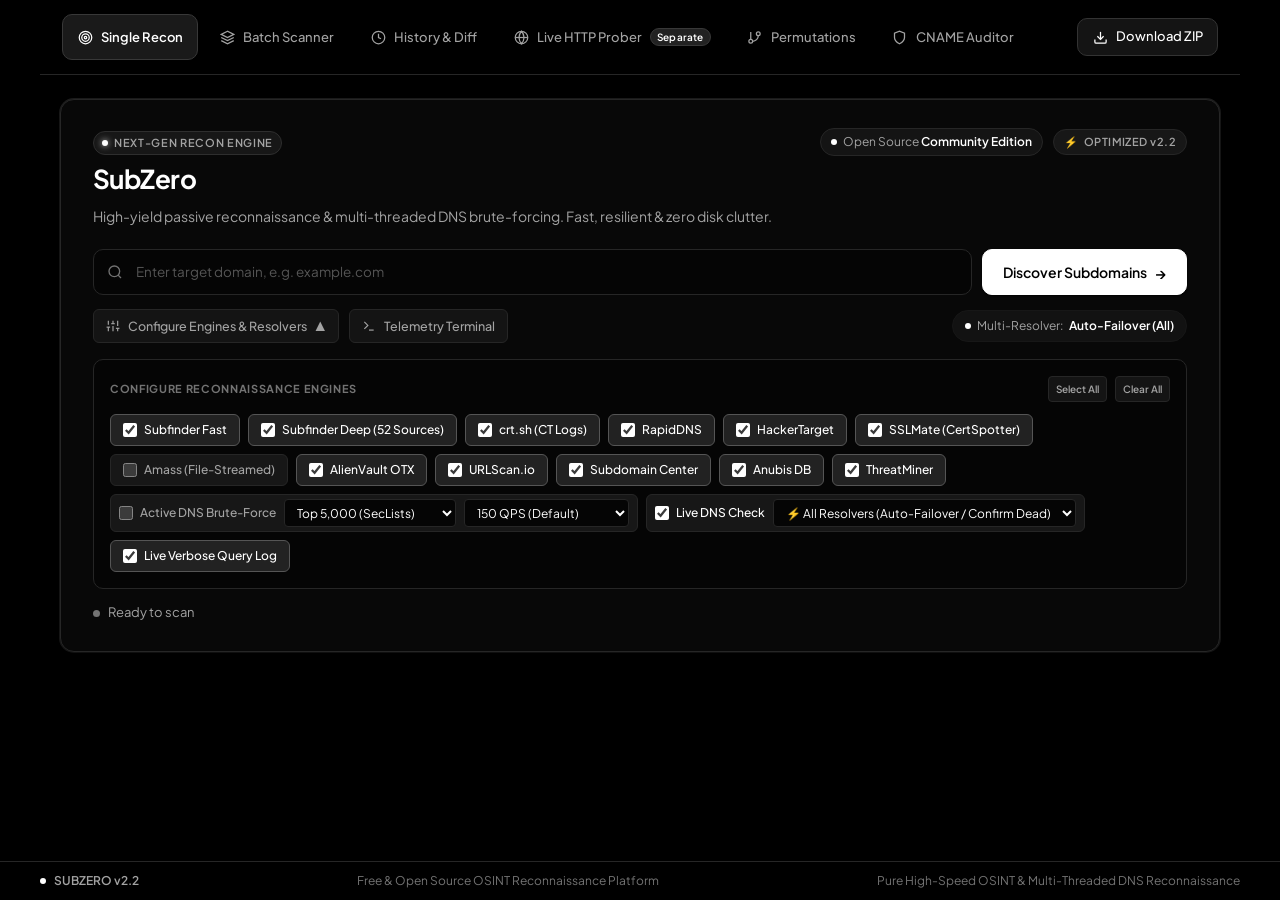
<file: templates/index.html>
<!doctype html>
<html lang="en">
<head>
  <meta charset="utf-8">
  <meta name="viewport" content="width=device-width,initial-scale=1">
  <meta name="author" content="SubZero Project">
  <meta name="description" content="SubZero - Enterprise OSINT Reconnaissance, Multi-Domain Batch Scanner, History Diff & Live Prober">
  <title>SubZero — OSINT & Reconnaissance Platform</title>
  <link rel="preconnect" href="https://fonts.googleapis.com">
  <link rel="preconnect" href="https://fonts.gstatic.com" crossorigin>
  <link href="https://fonts.googleapis.com/css2?family=Plus+Jakarta+Sans:wght@400;500;600;700;800&family=JetBrains+Mono:wght@400;500;600&display=swap" rel="stylesheet">
  <link rel="stylesheet" href="/static/style.css?v=2026_wildcard_engines_v4">
</head>
<body>


  <main class="wrap">
    <!-- Top Platform Navigation: Clean, Uncluttered, Enterprise Dashboard Feel -->
    <header class="platform-header">
      <div class="platform-nav-wrapper">
        <nav class="platform-nav" aria-label="Engine Views">
          <button type="button" class="nav-tab active" id="tab-btn-single" onclick="switchPlatformTab('single')">
            <span class="nav-icon"><svg viewBox="0 0 24 24" fill="none" stroke="currentColor" stroke-width="2"><circle cx="12" cy="12" r="10"/><circle cx="12" cy="12" r="6"/><circle cx="12" cy="12" r="2"/></svg></span>
            <span class="nav-title">Single Recon</span>
          </button>
          <button type="button" class="nav-tab" id="tab-btn-batch" onclick="switchPlatformTab('batch')">
            <span class="nav-icon"><svg viewBox="0 0 24 24" fill="none" stroke="currentColor" stroke-width="2"><polygon points="12 2 2 7 12 12 22 7 12 2"/><polyline points="2 17 12 22 22 17"/><polyline points="2 12 12 17 22 12"/></svg></span>
            <span class="nav-title">Batch Scanner</span>
          </button>
          <button type="button" class="nav-tab" id="tab-btn-history" onclick="switchPlatformTab('history')">
            <span class="nav-icon"><svg viewBox="0 0 24 24" fill="none" stroke="currentColor" stroke-width="2"><circle cx="12" cy="12" r="10"/><polyline points="12 6 12 12 16 14"/></svg></span>
            <span class="nav-title">History & Diff</span>
          </button>
          <button type="button" class="nav-tab nav-tab-prober" id="tab-btn-prober" onclick="switchPlatformTab('prober')">
            <span class="nav-icon"><svg viewBox="0 0 24 24" fill="none" stroke="currentColor" stroke-width="2"><circle cx="12" cy="12" r="10"/><line x1="2" y1="12" x2="22" y2="12"/><path d="M12 2a15.3 15.3 0 0 1 4 10 15.3 15.3 0 0 1-4 10 15.3 15.3 0 0 1-4-10 15.3 15.3 0 0 1 4-10z"/></svg></span>
            <span class="nav-title">Live HTTP Prober</span>
            <span class="nav-badge-pill">Separate</span>
          </button>
          <button type="button" class="nav-tab" id="tab-btn-permutations" onclick="switchPlatformTab('permutations')">
            <span class="nav-icon"><svg viewBox="0 0 24 24" fill="none" stroke="currentColor" stroke-width="2"><line x1="6" y1="3" x2="6" y2="15"/><circle cx="18" cy="6" r="3"/><circle cx="6" cy="18" r="3"/><path d="M18 9a9 9 0 0 1-9 9"/></svg></span>
            <span class="nav-title">Permutations</span>
          </button>
          <button type="button" class="nav-tab" id="tab-btn-auditor" onclick="switchPlatformTab('auditor')">
            <span class="nav-icon"><svg viewBox="0 0 24 24" fill="none" stroke="currentColor" stroke-width="2"><path d="M12 22s8-4 8-10V5l-8-3-8 3v7c0 6 8 10 8 10z"/></svg></span>
            <span class="nav-title">CNAME Auditor</span>
          </button>
          <a href="/api/download/zip" class="nav-tab nav-tab-download" download="SubZero_Pro.zip" title="Download Complete Project ZIP (Portable & Ready-to-Run)" style="text-decoration: none; margin-left: auto;">
            <span class="nav-icon"><svg viewBox="0 0 24 24" fill="none" stroke="currentColor" stroke-width="2"><path d="M21 15v4a2 2 0 0 1-2 2H5a2 2 0 0 1-2-2v-4"/><polyline points="7 10 12 15 17 10"/><line x1="12" y1="15" x2="12" y2="3"/></svg></span>
            <span class="nav-title">Download ZIP</span>
          </a>
        </nav>
      </div>
    </header>

    <!-- ==================================================================== -->
    <!-- VIEW 1: SINGLE DOMAIN RECONNAISSANCE                                 -->
    <!-- ==================================================================== -->
    <div id="view-single" class="platform-view active">
      <!-- Hero & Scan Setup Card -->
      <section class="card hero" id="hero-card">
        <div class="brand-row">
          <div>
            <div class="eyebrow-badge">
              <span class="pulse-dot"></span>
              <span>NEXT-GEN RECON ENGINE</span>
            </div>
            <h1>SubZero</h1>
          </div>
          <div class="brand-right">
            <div class="developer-pill">
              <span class="dev-badge-dot"></span>
              <span class="dev-text">Open Source <strong class="dev-author">Community Edition</strong></span>
            </div>
            <div class="hud-status-badge">
              <span class="hud-icon">⚡</span>
              <span class="hud-text">OPTIMIZED v2.2</span>
            </div>
          </div>
        </div>
        <p class="muted">High-yield passive reconnaissance & multi-threaded DNS brute-forcing. Fast, resilient & zero disk clutter.</p>

        <form id="scan-form" class="row" onsubmit="event.preventDefault(); startScan();">
          <div class="input-wrapper">
            <span class="input-icon"><svg viewBox="0 0 24 24" fill="none" stroke="currentColor" stroke-width="2"><circle cx="11" cy="11" r="8"/><line x1="21" y1="21" x2="16.65" y2="16.65"/></svg></span>
            <input id="domain" type="text" placeholder="Enter target domain, e.g. example.com" autocomplete="off" spellcheck="false" required>
          </div>
          <button id="scan-btn" type="submit">
            <span class="btn-text">Discover Subdomains</span>
            <span class="btn-arrow">→</span>
          </button>
          <button id="cancel-btn" type="button" class="btn-cancel hidden" onclick="cancelScan()">
            <span>✕ Cancel</span>
          </button>
        </form>

        <!-- Clean Quick Toolbar (Clean Minimalist Interface) -->
        <div class="quick-toolbar">
          <button type="button" class="drawer-toggle-btn" id="btn-toggle-engines" onclick="toggleEngineDrawer()">
            <svg width="14" height="14" viewBox="0 0 24 24" fill="none" stroke="currentColor" stroke-width="2"><line x1="4" y1="21" x2="4" y2="14"/><line x1="4" y1="10" x2="4" y2="3"/><line x1="12" y1="21" x2="12" y2="12"/><line x1="12" y1="8" x2="12" y2="3"/><line x1="20" y1="21" x2="20" y2="16"/><line x1="20" y1="12" x2="20" y2="3"/><line x1="1" y1="14" x2="7" y2="14"/><line x1="9" y1="8" x2="15" y2="8"/><line x1="17" y1="16" x2="23" y2="16"/></svg><span>Configure Engines & Resolvers</span>
            <span id="engine-drawer-arrow">▲</span>
          </button>
          <button type="button" class="drawer-toggle-btn" id="btn-toggle-terminal" onclick="toggleTerminalBox()">
            <svg width="14" height="14" viewBox="0 0 24 24" fill="none" stroke="currentColor" stroke-width="2"><polyline points="4 17 10 11 4 5"/><line x1="12" y1="19" x2="20" y2="19"/></svg><span>Telemetry Terminal</span>
          </button>
          <div class="quick-resolver-pill">
            <span class="quick-dot"></span>
            <span>Multi-Resolver:</span>
            <strong id="quick-resolver-label">Auto-Failover (All)</strong>
          </div>
        </div>

        <!-- Open Engine Drawer (Visible by default) -->
        <div id="engine-drawer" class="engine-drawer">
          <div class="engine-section-label" style="display: flex; justify-content: space-between; align-items: center;">
            <span>CONFIGURE RECONNAISSANCE ENGINES</span>
            <div style="display: flex; gap: 8px;">
              <button type="button" class="term-btn" onclick="setAllSingleEngines(true)" style="font-size: 10px; padding: 2px 7px;">Select All</button>
              <button type="button" class="term-btn" onclick="setAllSingleEngines(false)" style="font-size: 10px; padding: 2px 7px;">Clear All</button>
            </div>
          </div>
          <div class="toggle-row">
            <label class="engine-chip">
              <input id="source-subfinder" type="checkbox" checked>
              <span class="chip-dot"></span>
              <span class="chip-label">Subfinder Fast</span>
            </label>
            <label class="engine-chip chip-deep">
              <input id="source-subfinder_all" type="checkbox" checked>
              <span class="chip-dot"></span>
              <span class="chip-label">Subfinder Deep (52 Sources)</span>
            </label>
            <label class="engine-chip chip-ct">
              <input id="source-crtsh" type="checkbox" checked>
              <span class="chip-dot"></span>
              <span class="chip-label">crt.sh (CT Logs)</span>
            </label>
            <label class="engine-chip">
              <input id="source-rapiddns" type="checkbox" checked>
              <span class="chip-dot"></span>
              <span class="chip-label">RapidDNS</span>
            </label>
            <label class="engine-chip chip-emerald">
              <input id="source-hackertarget" type="checkbox" checked>
              <span class="chip-dot"></span>
              <span class="chip-label">HackerTarget</span>
            </label>
            <label class="engine-chip">
              <input id="source-sslmate" type="checkbox" checked>
              <span class="chip-dot"></span>
              <span class="chip-label">SSLMate (CertSpotter)</span>
            </label>
            <label class="engine-chip">
              <input id="source-amass" type="checkbox">
              <span class="chip-dot"></span>
              <span class="chip-label">Amass (File-Streamed)</span>
            </label>
            <label class="engine-chip">
              <input id="source-otx" type="checkbox" checked>
              <span class="chip-dot"></span>
              <span class="chip-label">AlienVault OTX</span>
            </label>
            <label class="engine-chip">
              <input id="source-urlscan" type="checkbox" checked>
              <span class="chip-dot"></span>
              <span class="chip-label">URLScan.io</span>
            </label>
            <label class="engine-chip">
              <input id="source-subdomain_center" type="checkbox" checked>
              <span class="chip-dot"></span>
              <span class="chip-label">Subdomain Center</span>
            </label>
            <label class="engine-chip">
              <input id="source-anubis" type="checkbox" checked>
              <span class="chip-dot"></span>
              <span class="chip-label">Anubis DB</span>
            </label>
            <label class="engine-chip">
              <input id="source-threatminer" type="checkbox" checked>
              <span class="chip-dot"></span>
              <span class="chip-label">ThreatMiner</span>
            </label>

            <!-- Active DNS Brute-Force Chip Group -->
            <div class="active-group" id="active-dns-group">
              <label class="engine-chip chip-active" id="chip-active-dns" style="border:none; background:transparent; padding:0; cursor:pointer;">
                <input id="active-dns" type="checkbox" style="cursor:pointer;">
                <span class="chip-dot"></span>
                <span class="chip-label" style="cursor:pointer;">Active DNS Brute-Force</span>
              </label>
              <select id="active-wordlist" class="wordlist-select" title="Dictionary size for DNS brute-forcing" onchange="onActiveWordlistChange(this.value)">
                <option value="5000" selected>Top 5,000 (SecLists)</option>
                <option value="10000">Deep 10,000 (SecLists)</option>
                <option value="20000">Extreme 20,000</option>
                <option value="1500">Fast 1,500</option>
              </select>
              <select id="dns-rate-limit" class="wordlist-select" title="Max queries-per-second (QPS) rate cap — lower values are stealthier and safer for bulk scans">
                <option value="50">50 QPS (Stealth)</option>
                <option value="100">100 QPS (Safe)</option>
                <option value="150" selected>150 QPS (Default)</option>
                <option value="300">300 QPS (Fast)</option>
                <option value="500">500 QPS (Aggressive)</option>
              </select>
            </div>

            <!-- Multi-Resolver Live DNS Check Group -->
            <div class="active-group resolver-group">
              <label class="engine-chip chip-multidns" style="border:none; background:transparent; padding:0;" title="Live DNS Check: Queries Tier-1 public resolvers to determine domain liveness.">
                <input id="validate-dns" type="checkbox" checked>
                <span class="chip-dot"></span>
                <span class="chip-label">Live DNS Check</span>
              </label>
              <select id="dns-resolver-target" class="resolver-select" title="Choose specific resolver or test all with auto-failover" onchange="updateQuickResolverLabel()">
                <option value="all" selected>⚡ All Resolvers (Auto-Failover / Confirm Dead)</option>
                <option value="cloudflare">Cloudflare (1.1.1.1 / 1.0.0.1)</option>
                <option value="google">Google Public DNS (8.8.8.8 / 8.8.4.4)</option>
                <option value="opendns">OpenDNS (208.67.222.222 / 208.67.220.220)</option>
                <option value="quad9">Quad9 Secure (9.9.9.9 / 149.112.112.112)</option>
                <option value="adguard">AdGuard DNS (94.140.14.14)</option>
                <option value="controld">Control D (76.76.2.0)</option>
                <option value="level3">Level3 / Lumen (4.2.2.1)</option>
                <option value="system">System Local OS Only</option>
              </select>
            </div>
            <label class="engine-chip chip-verbose">
              <input id="verbose-dns" type="checkbox" checked>
              <span class="chip-dot"></span>
              <span class="chip-label">Live Verbose Query Log</span>
            </label>
          </div>
        </div>

        <!-- Dynamic Live Scanning Radar HUD (Visible when scan is active) -->
        <div id="scan-hud" class="scan-hud hidden">
          <div class="hud-top">
            <!-- Cyber Radar Scanner Visual -->
            <div class="radar-box">
              <div class="radar-circle">
                <div class="radar-sweep"></div>
                <div class="radar-cross-h"></div>
                <div class="radar-cross-v"></div>
                <div class="radar-dot dot-1"></div>
                <div class="radar-dot dot-2"></div>
                <div class="radar-dot dot-3"></div>
                <div class="radar-center-blip"></div>
              </div>
            </div>

            <div class="hud-details">
              <div class="hud-target-bar">
                <div class="hud-target-pill">
                  <span class="hud-tag">TARGET</span>
                  <span id="hud-target" class="hud-target-text">domain.com</span>
                </div>
                <div class="hud-timer-pill">
                  <span class="timer-icon">⏱</span>
                  <span id="hud-timer" class="hud-timer-text">00:00</span>
                </div>
              </div>

              <div id="hud-message" class="hud-message">Initiating reconnaissance engines...</div>

              <div class="hud-progress-track">
                <div id="hud-progress-fill" class="hud-progress-fill"></div>
              </div>
            </div>
          </div>

          <!-- Real-time Engine Activity Badges -->
          <div id="hud-chips-container" class="hud-chips-container">
            <!-- Populated dynamically with pulsing active badges -->
          </div>
        </div>

        <!-- Live Backend Terminal Log Stream (Toggleable on demand) -->
        <div id="terminal-box" class="terminal-box hidden">
          <div class="terminal-header">
            <div class="terminal-left-group">
              <div class="terminal-dots">
                <span class="dot-red"></span>
                <span class="dot-yellow"></span>
                <span class="dot-green"></span>
              </div>
              <div class="terminal-tabs">
                <button type="button" class="term-tab active" id="tab-all" onclick="setTerminalFilter('all')">All Logs</button>
                <button type="button" class="term-tab" id="tab-active-dns" onclick="setTerminalFilter('active-dns')">🎯 Active DNS Only</button>
                <button type="button" class="term-tab" id="tab-resolved" onclick="setTerminalFilter('resolved')">✅ Resolved Only</button>
              </div>
            </div>
            <div class="terminal-actions">
              <span id="term-counter" class="term-counter">0 QUERIES STREAMED</span>
              <button type="button" id="term-scroll-btn" class="term-btn" onclick="toggleAutoScroll()">Auto-scroll: ON</button>
              <button type="button" class="term-btn" onclick="clearTerminal()">Clear</button>
              <button type="button" id="term-toggle-btn" class="term-btn" onclick="toggleTerminal()">Hide</button>
            </div>
          </div>
          <div id="terminal-body" class="terminal-body">
            <div class="terminal-line log-info">[00:00:00] SubZero v2.2 • High-Speed OSINT Engine Ready</div>
            <div class="terminal-line muted-line">[00:00:00] Backend ready. Specifically streaming Active DNS brute-force queries (#0001, #0002...) live here...</div>
          </div>
        </div>

        <!-- General Status Bar -->
        <div id="status" class="status idle" aria-live="polite">
          <span class="dot"></span>
          <span class="text">Ready to scan</span>
        </div>
      </section>

      <!-- Results Section Card -->
      <section id="out" class="card out-card hidden">
        <!-- 1. Dedicated MAIN TARGET DOMAIN Block (Always at the very top of findings) -->
        <div class="results-block-main">
          <div class="block-section-heading">
            <span class="heading-icon">🎯</span>
            <span class="heading-title">MAIN TARGET DOMAIN</span>
            <span class="badge badge-apex-pill">APEX ROOT</span>
          </div>
          <div id="main-domain-showcase" class="main-domain-card">
            <div class="main-domain-inner">
              <div class="main-domain-left">
                <span class="badge badge-main-domain">TARGET APEX</span>
                <strong id="main-domain-host" class="main-domain-host">example.com</strong>
              </div>
              <div id="main-domain-meta" class="main-domain-right"></div>
            </div>
          </div>
        </div>

        <!-- 2. Dedicated DISCOVERED SUBDOMAINS Block (Directly below Main Domain) -->
        <div class="results-block-subs">
          <div class="top">
            <div>
              <div class="count-row">
                <span class="subs-title-icon">🔍</span>
                <h2 id="count">0 Subdomains</h2>
                <span id="cached-tag" class="badge badge-cached hidden">Cached</span>
              </div>
              <p id="source-stats" class="muted stats-line"></p>
            </div>
            <div class="actions">
              <!-- Unified Download / Export Dropdown Menu -->
              <div class="dropdown-wrapper" id="download-dropdown-wrapper">
                <button type="button" class="action-btn action-btn-download-main" id="btn-download-menu" onclick="toggleDownloadDropdown(event)" title="Export discovered recon assets in multiple formats">
                  <svg width="13" height="13" viewBox="0 0 24 24" fill="none" stroke="currentColor" stroke-width="2.2" stroke-linecap="round" stroke-linejoin="round" style="margin-right: 4px;">
                    <path d="M21 15v4a2 2 0 0 1-2 2H5a2 2 0 0 1-2-2v-4"></path>
                    <polyline points="7 10 12 15 17 10"></polyline>
                    <line x1="12" y1="15" x2="12" y2="3"></line>
                  </svg>
                  <span id="btn-download-text">Download</span>
                  <span class="dropdown-caret">▾</span>
                </button>
                <div class="dropdown-menu hidden" id="download-dropdown-menu">
                  <div class="dropdown-menu-header">AVAILABLE EXPORTS</div>
                  <a id="link-html" href="#" class="dropdown-item" download title="Interactive Executive HTML Report with WAF/Direct Origin breakdown">
                    <span class="item-icon">🌐</span>
                    <div class="item-content">
                      <span class="item-title">HTML Report</span>
                      <span class="item-desc">Interactive executive dashboard & asset matrix</span>
                    </div>
                    <span class="item-ext">.html</span>
                  </a>
                  <a id="link-txt" href="#" class="dropdown-item" download title="Plain text subdomains list">
                    <span class="item-icon">📄</span>
                    <div class="item-content">
                      <span class="item-title">Subdomains List</span>
                      <span class="item-desc">One clean subdomain per line</span>
                    </div>
                    <span class="item-ext">.txt</span>
                  </a>
                  <a id="link-csv" href="#" class="dropdown-item" download title="Full spreadsheet inventory with IP, WAF & DNS data">
                    <span class="item-icon">📊</span>
                    <div class="item-content">
                      <span class="item-title">CSV Inventory</span>
                      <span class="item-desc">Subdomains, IPs, WAF status, Sources & Confidence</span>
                    </div>
                    <span class="item-ext">.csv</span>
                  </a>
                  <a id="link-json" href="#" class="dropdown-item" download title="Complete machine-readable JSON dataset">
                    <span class="item-icon">📦</span>
                    <div class="item-content">
                      <span class="item-title">JSON Dataset</span>
                      <span class="item-desc">Complete machine-readable recon dataset</span>
                    </div>
                    <span class="item-ext">.json</span>
                  </a>
                  <a id="link-shodan-json" href="#" class="dropdown-item" download title="Exact 1:1 Shodan Domain API JSON schema">
                    <span class="item-icon">⚡</span>
                    <div class="item-content">
                      <span class="item-title">Shodan JSON Format</span>
                      <span class="item-desc">Exact 1:1 Shodan Domain API schema for backend integration</span>
                    </div>
                    <span class="item-ext">.json</span>
                  </a>
                  <a id="link-ips" href="#" class="dropdown-item" download title="Resolved unique IP addresses list">
                    <span class="item-icon">🎯</span>
                    <div class="item-content">
                      <span class="item-title">Resolved IP List</span>
                      <span class="item-desc">Deduplicated unique live IP addresses</span>
                    </div>
                    <span class="item-ext">.txt</span>
                  </a>
                </div>
              </div>

              <!-- Recon Tools & Action Buttons -->
              <button type="button" id="btn-to-permutations" class="action-btn action-btn-permute" onclick="sendDiscoveredToPermutations()" title="Mutate discovered subdomains to uncover hidden staging/dev assets">Permute</button>
              <button type="button" id="btn-to-auditor" class="action-btn action-btn-auditor" onclick="sendDiscoveredToAuditor()" title="Audit DNS CNAMEs for dangling cloud pointers">CNAME Audit</button>
              <button type="button" id="btn-to-prober" class="action-btn action-btn-probe" onclick="sendDiscoveredToProber()" title="Send discovered subdomains to the Live HTTP Prober">Probe Status</button>
              <button type="button" id="btn-open-diff" class="action-btn action-btn-diff" onclick="openDiffModal()" title="Compare current scan against previous scans to identify newly added (+) or removed (-) subdomains">Delta Diff</button>
              <button type="button" id="copy-ips-btn" class="action-btn action-btn-copy-ips" onclick="copyDiscoveredIPs()" title="Copy all unique resolved IPs to clipboard">Copy IPs</button>
              <button type="button" id="copy-btn" class="copy-all-btn" onclick="copyAll()">Copy Subs</button>
            </div>
          </div>

          <!-- Real-Time Search Bar & Status Filter Pills -->
          <div class="filter-row">
            <div class="filter-wrapper">
              <span class="filter-icon"><svg width="14" height="14" viewBox="0 0 24 24" fill="none" stroke="currentColor" stroke-width="2"><circle cx="11" cy="11" r="8"/><line x1="21" y1="21" x2="16.65" y2="16.65"/></svg></span>
              <input id="filter-input" type="text" placeholder="Search discovered subdomains (e.g. admin, api, vpn, mail)..." oninput="filterResults()">
              <button type="button" id="filter-clear-btn" class="filter-clear hidden" onclick="clearFilter()">✕</button>
            </div>
            <!-- Clean Live & Dead Filter Pills -->
            <div class="filter-pills" id="status-filter-pills">
              <button type="button" class="filter-pill active" id="pill-all" onclick="setStatusFilter('all')">
                <span>All</span>
                <span class="pill-count" id="pill-count-all">0</span>
              </button>
              <button type="button" class="filter-pill pill-live" id="pill-live" onclick="setStatusFilter('live')">
                <span class="pill-dot dot-live"></span>
                <span>Live</span>
                <span class="pill-count" id="pill-count-live">0</span>
              </button>
              <button type="button" class="filter-pill pill-dead" id="pill-dead" onclick="setStatusFilter('dead')">
                <span class="pill-dot dot-dead"></span>
                <span>Dead</span>
                <span class="pill-count" id="pill-count-dead">0</span>
              </button>
            </div>
            <div id="filter-counter" class="filter-counter hidden">Showing 0 of 0</div>
          </div>

          <!-- Discovered Subdomains List Container (#001, #002...) -->
          <div id="list" class="list"></div>

          <!-- Optional Provider Notes: Collapsible, subtle, unobtrusive at the bottom -->
          <div id="warnings" class="warn-collapsible hidden"></div>
        </div>
      </section>
    </div>

    <!-- ==================================================================== -->
    <!-- VIEW 2: MULTI-DOMAIN BATCH QUEUE SCANNER                             -->
    <!-- ==================================================================== -->
    <div id="view-batch" class="platform-view hidden">
      <section class="card hero">
        <div class="brand-row">
          <div>
            <div class="eyebrow-badge">
              <span class="pulse-dot"></span>
              <span>ENTERPRISE QUEUE ENGINE</span>
            </div>
            <h2>Multi-Domain Batch Recon</h2>
          </div>
          <div class="brand-right">
            <div class="developer-pill">
              <span class="dev-badge-dot"></span>
              <span class="dev-text">Open Source <strong class="dev-author">Community Edition</strong></span>
            </div>
          </div>
        </div>
        <p class="muted">Queue multiple domains for automated discovery. Executes sequential scans with zero memory leaks and automatic artifact generation.</p>

        <!-- Batch Quick Toolbar -->
        <div class="quick-toolbar" style="margin-bottom: 12px;">
          <button type="button" class="drawer-toggle-btn" id="btn-toggle-batch-engines" onclick="toggleBatchEngineDrawer()">
            <svg width="14" height="14" viewBox="0 0 24 24" fill="none" stroke="currentColor" stroke-width="2"><line x1="4" y1="21" x2="4" y2="14"/><line x1="4" y1="10" x2="4" y2="3"/><line x1="12" y1="21" x2="12" y2="12"/><line x1="12" y1="8" x2="12" y2="3"/><line x1="20" y1="21" x2="20" y2="16"/><line x1="20" y1="12" x2="20" y2="3"/><line x1="1" y1="14" x2="7" y2="14"/><line x1="9" y1="8" x2="15" y2="8"/><line x1="17" y1="16" x2="23" y2="16"/></svg><span>Configure Engines & Resolvers</span>
            <span id="batch-engine-drawer-arrow">▲</span>
          </button>
          <div class="quick-resolver-pill">
            <span class="quick-dot"></span>
            <span>Multi-Resolver:</span>
            <strong id="batch-quick-resolver-label">Auto-Failover (All)</strong>
          </div>
        </div>

        <!-- Open Batch Engine Drawer (Visible by default) -->
        <div id="batch-engine-drawer" class="engine-drawer" style="margin-bottom: 16px;">
          <div style="display: flex; justify-content: space-between; align-items: center; margin-bottom: 8px;">
            <div class="engine-section-label" style="margin-bottom: 0;">CONFIGURE RECONNAISSANCE ENGINES</div>
            <div style="display: flex; gap: 8px;">
              <button type="button" class="term-btn" onclick="setAllBatchEngines(true)" style="font-size: 10px; padding: 2px 7px;">Select All</button>
              <button type="button" class="term-btn" onclick="setAllBatchEngines(false)" style="font-size: 10px; padding: 2px 7px;">Clear All</button>
            </div>
          </div>
          <div class="toggle-row">
            <label class="engine-chip">
              <input id="batch-source-subfinder" type="checkbox" checked>
              <span class="chip-dot"></span>
              <span class="chip-label">Subfinder Fast</span>
            </label>
            <label class="engine-chip chip-deep">
              <input id="batch-source-subfinder_all" type="checkbox" checked>
              <span class="chip-dot"></span>
              <span class="chip-label">Subfinder Deep (52 Sources)</span>
            </label>
            <label class="engine-chip chip-ct">
              <input id="batch-source-crtsh" type="checkbox" checked>
              <span class="chip-dot"></span>
              <span class="chip-label">crt.sh (CT Logs)</span>
            </label>
            <label class="engine-chip">
              <input id="batch-source-rapiddns" type="checkbox" checked>
              <span class="chip-dot"></span>
              <span class="chip-label">RapidDNS</span>
            </label>
            <label class="engine-chip chip-emerald">
              <input id="batch-source-hackertarget" type="checkbox" checked>
              <span class="chip-dot"></span>
              <span class="chip-label">HackerTarget</span>
            </label>
            <label class="engine-chip">
              <input id="batch-source-sslmate" type="checkbox" checked>
              <span class="chip-dot"></span>
              <span class="chip-label">SSLMate (CertSpotter)</span>
            </label>
            <label class="engine-chip">
              <input id="batch-source-amass" type="checkbox">
              <span class="chip-dot"></span>
              <span class="chip-label">Amass (File-Streamed)</span>
            </label>
            <label class="engine-chip">
              <input id="batch-source-otx" type="checkbox" checked>
              <span class="chip-dot"></span>
              <span class="chip-label">AlienVault OTX</span>
            </label>
            <label class="engine-chip">
              <input id="batch-source-urlscan" type="checkbox" checked>
              <span class="chip-dot"></span>
              <span class="chip-label">URLScan.io</span>
            </label>
            <label class="engine-chip">
              <input id="batch-source-subdomain_center" type="checkbox" checked>
              <span class="chip-dot"></span>
              <span class="chip-label">Subdomain Center</span>
            </label>
            <label class="engine-chip">
              <input id="batch-source-anubis" type="checkbox" checked>
              <span class="chip-dot"></span>
              <span class="chip-label">Anubis DB</span>
            </label>
            <label class="engine-chip">
              <input id="batch-source-threatminer" type="checkbox" checked>
              <span class="chip-dot"></span>
              <span class="chip-label">ThreatMiner</span>
            </label>

            <!-- Batch Active DNS Brute-Force Chip Group -->
            <div class="active-group" id="batch-active-dns-group">
              <label class="engine-chip chip-active" id="batch-chip-active-dns">
                <input id="batch-active-dns" type="checkbox">
                <span class="chip-dot"></span>
                <span class="chip-label">Active DNS Brute-Force</span>
              </label>
              <select id="batch-active-wordlist" class="wordlist-select" title="Dictionary size for DNS brute-forcing" onchange="onBatchActiveWordlistChange(this.value)">
                <option value="5000" selected>Top 5,000 (SecLists)</option>
                <option value="10000">Deep 10,000 (SecLists)</option>
                <option value="20000">Extreme 20,000</option>
                <option value="1500">Fast 1,500</option>
              </select>
              <select id="batch-dns-rate-limit" class="wordlist-select" title="Max queries-per-second (QPS) rate cap — lower values are stealthier and safer for bulk scans">
                <option value="50">50 QPS (Stealth)</option>
                <option value="100">100 QPS (Safe)</option>
                <option value="150" selected>150 QPS (Default)</option>
                <option value="300">300 QPS (Fast)</option>
                <option value="500">500 QPS (Aggressive)</option>
              </select>
            </div>

            <!-- Batch Multi-Resolver Live DNS Check Group -->
            <div class="active-group resolver-group">
              <label class="engine-chip chip-multidns" style="border:none; background:transparent; padding:0;" title="Live DNS Check: Queries Tier-1 public resolvers to determine domain liveness.">
                <input id="batch-validate-dns" type="checkbox" checked>
                <span class="chip-dot"></span>
                <span class="chip-label">Live DNS Check</span>
              </label>
              <select id="batch-dns-resolver-target" class="resolver-select" title="Choose specific resolver or test all with auto-failover" onchange="updateBatchQuickResolverLabel()">
                <option value="all" selected>⚡ All Resolvers (Auto-Failover / Confirm Dead)</option>
                <option value="cloudflare">Cloudflare (1.1.1.1 / 1.0.0.1)</option>
                <option value="google">Google Public DNS (8.8.8.8 / 8.8.4.4)</option>
                <option value="opendns">OpenDNS (208.67.222.222 / 208.67.220.220)</option>
                <option value="quad9">Quad9 Secure (9.9.9.9 / 149.112.112.112)</option>
                <option value="adguard">AdGuard DNS (94.140.14.14)</option>
                <option value="controld">Control D (76.76.2.0)</option>
                <option value="level3">Level3 / Lumen (4.2.2.1)</option>
                <option value="system">System Local OS Only</option>
              </select>
            </div>

            <label class="engine-chip chip-verbose">
              <input id="batch-verbose-dns" type="checkbox" checked>
              <span class="chip-dot"></span>
              <span class="chip-label">Live Verbose Query Log</span>
            </label>
          </div>
        </div>

        <div class="batch-input-card">
          <label class="batch-label" for="batch-domains">
            <span>TARGET DOMAIN QUEUE (ONE PER LINE)</span>
            <span id="batch-count-badge" class="badge badge-cached">0 targets</span>
          </label>
          <textarea id="batch-domains" class="batch-textarea" rows="6" placeholder="tesla.com&#10;spacex.com&#10;stripe.com&#10;uber.com" spellcheck="false" oninput="updateBatchTargetCount()"></textarea>

          <div class="batch-controls">
            <button id="batch-start-btn" type="button" class="btn-primary" onclick="startBatchScan()">
              <span>Launch Batch Recon</span>
            </button>
            <button id="batch-cancel-btn" type="button" class="btn-cancel hidden" onclick="cancelBatchScan()">
              <span>✕ Cancel Batch</span>
            </button>
            <button type="button" class="term-btn" onclick="document.getElementById('batch-domains').value = ''; updateBatchTargetCount();">Clear</button>
          </div>
        </div>

        <!-- Real-Time Batch Progress Track -->
        <div id="batch-hud" class="scan-hud hidden" style="margin-top: 20px;">
          <div class="hud-top">
            <div class="radar-box">
              <div class="radar-circle">
                <div class="radar-sweep"></div>
                <div class="radar-cross-h"></div>
                <div class="radar-cross-v"></div>
                <div class="radar-center-blip"></div>
              </div>
            </div>
            <div class="hud-details">
              <div class="hud-target-bar">
                <div class="hud-target-pill">
                  <span class="hud-tag">CURRENT</span>
                  <span id="batch-current-domain" class="hud-target-text">None</span>
                </div>
                <div class="hud-timer-pill">
                  <span class="timer-icon">📊</span>
                  <span id="batch-progress-text" class="hud-timer-text">0 / 0</span>
                </div>
              </div>
              <div id="batch-status-msg" class="hud-message">Queue idle.</div>
              <div class="hud-progress-track">
                <div id="batch-progress-fill" class="hud-progress-fill" style="width: 0%;"></div>
              </div>
            </div>
          </div>
        </div>

        <!-- Batch Results Summary Table -->
        <div id="batch-results-box" class="batch-results-container hidden">
          <div class="batch-results-header" style="display: flex; flex-wrap: wrap; gap: 10px; align-items: center; justify-content: space-between;">
            <div style="display: flex; align-items: center; gap: 10px;">
              <h3 style="margin: 0;">Batch Execution Summary</h3>
              <span id="batch-total-subdomains" class="badge badge-conf-high">0 Subdomains Discovered</span>
            </div>
            <div style="display: flex; flex-wrap: wrap; gap: 8px; align-items: center;">
              <button type="button" class="btn-primary" id="btn-batch-check-live-direct" onclick="triggerBatchLiveCheck()" style="padding: 6px 14px; font-size: 12.5px; font-weight: 600; display: inline-flex; align-items: center; gap: 6px;" title="Verify and filter live responding subdomains from this batch">
                <svg width="14" height="14" viewBox="0 0 24 24" fill="none" stroke="currentColor" stroke-width="2"><polygon points="13 2 3 14 12 14 11 22 21 10 12 10 13 2"/></svg>
                <span>⚡ Check Live Domains</span>
              </button>
              <button type="button" class="action-btn" id="btn-batch-copy-all-subs" onclick="copyBatchAllSubdomains()" style="font-size: 12px; padding: 6px 12px;">
                📋 Copy All Subdomains
              </button>
              <button type="button" class="action-btn" id="btn-batch-download-all" onclick="downloadBatchAllSubdomains()" style="font-size: 12px; padding: 6px 12px;">
                ⬇ Export All (.txt)
              </button>
            </div>
          </div>
          <div class="table-responsive">
            <table class="cyber-table" id="batch-summary-table">
              <thead>
                <tr>
                  <th>Target Domain</th>
                  <th>Status</th>
                  <th>Subdomains Found</th>
                  <th>Actions</th>
                </tr>
              </thead>
              <tbody id="batch-summary-tbody">
                <!-- Dynamically populated -->
              </tbody>
            </table>
          </div>
        </div>

        <!-- ================================================================== -->
        <!-- BATCH LIVE DOMAIN VERIFICATION & FILTER ENGINE                     -->
        <!-- ================================================================== -->
        <div id="batch-live-section" class="card" style="margin-top: 24px; border: 1px solid var(--border); background: var(--bg-card);">
          <div class="brand-row" style="margin-bottom: 12px;">
            <div>
              <div class="eyebrow-badge">
                <span class="pulse-dot"></span>
                <span>REAL-TIME ASSET VERIFICATION</span>
              </div>
              <h3 style="font-size: 18px; font-weight: 700; margin-top: 4px;">Batch Live Domain Checker & Filter</h3>
            </div>
            <div style="display: flex; gap: 8px; align-items: center; flex-wrap: wrap;">
              <button type="button" class="term-btn" onclick="loadSubdomainsFromBatch()" id="btn-load-batch-subs" title="Auto-import discovered subdomains from active/completed batch scan" style="color: #ffffff; border-color: #404040;">
                ⚡ Load From Completed Batch
              </button>
              <button type="button" class="term-btn" onclick="pasteBatchLiveInput()">📋 Paste</button>
              <button type="button" class="term-btn" onclick="clearBatchLiveInput()">Clear</button>
            </div>
          </div>
          <p class="muted" style="margin-bottom: 16px; font-size: 13px;">
            Input your batch subdomains or load them with 1 click to isolate active, live subdomains. Automatically filters out dead/NXDOMAIN entries and identifies live origin servers & WAFs.
          </p>

          <!-- Controls Bar -->
          <div style="display: flex; flex-wrap: wrap; gap: 12px; align-items: center; margin-bottom: 12px;">
            <div class="active-group" style="display: inline-flex; align-items: center; gap: 8px;">
              <label for="batch-live-mode" style="font-size: 12px; font-weight: 600; color: var(--text-secondary);">PROBING MODE:</label>
              <select id="batch-live-mode" class="resolver-select" onchange="toggleBatchLiveMode()">
                <option value="dns" selected>⚡ Fast Multi-Resolver DNS (A/AAAA/CNAME Check)</option>
                <option value="http">🌐 Full HTTP/HTTPS Prober (Status 200/301, Titles, WAF)</option>
              </select>
            </div>

            <div class="active-group resolver-group" style="display: inline-flex; align-items: center; gap: 8px;">
              <label for="batch-live-resolver" style="font-size: 12px; font-weight: 600; color: var(--text-secondary);">RESOLVER:</label>
              <select id="batch-live-resolver" class="resolver-select">
                <option value="all" selected>⚡ Auto-Failover (All Tier-1 Resolvers)</option>
                <option value="cloudflare">Cloudflare (1.1.1.1)</option>
                <option value="google">Google Public DNS (8.8.8.8)</option>
                <option value="opendns">OpenDNS (208.67.222.222)</option>
                <option value="quad9">Quad9 Secure (9.9.9.9)</option>
                <option value="adguard">AdGuard DNS (94.140.14.14)</option>
                <option value="system">System Local OS</option>
              </select>
            </div>

            <div style="margin-left: auto; display: flex; align-items: center; gap: 8px;">
              <span id="batch-live-input-count" class="badge badge-cached" style="font-size: 11px;">0 hosts ready</span>
            </div>
          </div>

          <!-- Textarea Input -->
          <div style="margin-bottom: 14px;">
            <textarea id="batch-live-input" class="batch-textarea" rows="5" placeholder="Paste batch results or discovered subdomains here (one per line)...&#10;api.example.com&#10;vpn.example.com&#10;portal.example.com" spellcheck="false" oninput="updateBatchLiveInputCount()"></textarea>
          </div>

          <!-- Launch Button Bar -->
          <div style="display: flex; gap: 10px; align-items: center; margin-bottom: 8px; flex-wrap: wrap;">
            <button id="btn-run-batch-live" type="button" class="btn-primary" onclick="runBatchLiveCheck()" style="display: inline-flex; align-items: center; gap: 6px;">
              <svg width="14" height="14" viewBox="0 0 24 24" fill="none" stroke="currentColor" stroke-width="2"><polygon points="13 2 3 14 12 14 11 22 21 10 12 10 13 2"/></svg>
              <span id="btn-run-batch-live-text">Verify Live Domains Now</span>
            </button>
            <div id="batch-live-spinner" class="hidden" style="display: inline-flex; align-items: center; gap: 8px; color: var(--text-secondary); font-size: 13px;">
              <span class="pulse-dot"></span>
              <span id="batch-live-status-text">Probing resolution across resolvers...</span>
            </div>
          </div>

          <!-- ================================================================ -->
          <!-- LIVE RESULTS DASHBOARD                                           -->
          <!-- ================================================================ -->
          <div id="batch-live-results-panel" class="hidden" style="margin-top: 16px; border-top: 1px solid var(--border); padding-top: 18px;">
            <!-- Stats Metrics Bar -->
            <div style="display: grid; grid-template-columns: repeat(auto-fit, minmax(170px, 1fr)); gap: 12px; margin-bottom: 16px;">
              <div class="card" style="padding: 14px; margin-bottom: 0; background: #080808; border-color: #262626;">
                <div style="font-size: 11px; font-weight: 700; color: #4ade80; text-transform: uppercase;">🟢 Live Subdomains</div>
                <div id="stat-batch-live-count" style="font-size: 26px; font-weight: 800; font-family: var(--font-mono); color: #ffffff; margin-top: 4px;">0</div>
                <div style="font-size: 11px; color: #a3a3a3; margin-top: 2px;">Responding & Resolving</div>
              </div>
              <div class="card" style="padding: 14px; margin-bottom: 0; background: #080808; border-color: #262626;">
                <div style="font-size: 11px; font-weight: 700; color: var(--muted); text-transform: uppercase;">🔴 Dead / Offline</div>
                <div id="stat-batch-dead-count" style="font-size: 26px; font-weight: 800; font-family: var(--font-mono); color: #737373; margin-top: 4px;">0</div>
                <div style="font-size: 11px; color: var(--muted); margin-top: 2px;">NXDOMAIN / Timeout</div>
              </div>
              <div class="card" style="padding: 14px; margin-bottom: 0; background: #080808; border-color: #262626;">
                <div style="font-size: 11px; font-weight: 700; color: #60a5fa; text-transform: uppercase;">🌐 Unique Live IPs</div>
                <div id="stat-batch-ips-count" style="font-size: 26px; font-weight: 800; font-family: var(--font-mono); color: #ffffff; margin-top: 4px;">0</div>
                <div style="font-size: 11px; color: #a3a3a3; margin-top: 2px;">Server Infrastructure</div>
              </div>
              <div class="card" style="padding: 14px; margin-bottom: 0; background: #080808; border-color: #262626;">
                <div style="font-size: 11px; font-weight: 700; color: #facc15; text-transform: uppercase;">⚡ Success Rate</div>
                <div id="stat-batch-success-rate" style="font-size: 26px; font-weight: 800; font-family: var(--font-mono); color: #ffffff; margin-top: 4px;">0%</div>
                <div style="font-size: 11px; color: #a3a3a3; margin-top: 2px;">Verified Liveness</div>
              </div>
            </div>

            <!-- Action Bar: Copy Live, Copy IPs, Export -->
            <div style="display: flex; flex-wrap: wrap; gap: 8px; align-items: center; justify-content: space-between; margin-bottom: 14px; background: #0c0c0c; padding: 10px 14px; border-radius: var(--radius-sm); border: 1px solid #1f1f1f;">
              <div style="display: flex; flex-wrap: wrap; gap: 8px; align-items: center;">
                <button type="button" class="btn-primary" id="btn-copy-live-domains" onclick="copyBatchLiveDomains()" style="padding: 6px 14px; font-size: 12px; font-weight: 600;">
                  📋 Copy Live Domains
                </button>
                <button type="button" class="action-btn" id="btn-copy-live-ips" onclick="copyBatchLiveIPs()" style="font-size: 12px; padding: 6px 12px;">
                  📋 Copy Live IPs
                </button>
                <button type="button" class="action-btn" onclick="exportBatchLiveTXT()" style="font-size: 12px; padding: 6px 12px;">
                  ⬇ Export TXT
                </button>
                <button type="button" class="action-btn" onclick="exportBatchLiveCSV()" style="font-size: 12px; padding: 6px 12px;">
                  ⬇ Export CSV
                </button>
                <button type="button" class="action-btn" onclick="exportBatchLiveJSON()" style="font-size: 12px; padding: 6px 12px;">
                  ⬇ Export JSON
                </button>
              </div>

              <div style="display: flex; align-items: center; gap: 8px;">
                <button type="button" class="term-btn" onclick="sendLiveToProberTab()" style="font-size: 11px; color: #ffffff; border-color: #404040;">
                  🚀 Open in HTTP Prober Tab →
                </button>
              </div>
            </div>

            <!-- Filter Tabs and Search Bar -->
            <div style="display: flex; flex-wrap: wrap; gap: 12px; align-items: center; margin-bottom: 12px; justify-content: space-between;">
              <div style="display: flex; gap: 6px;">
                <button type="button" class="term-tab active" id="batch-live-tab-live" onclick="setBatchLiveFilter('live')">Live Only (<span id="tab-cnt-live">0</span>)</button>
                <button type="button" class="term-tab" id="batch-live-tab-all" onclick="setBatchLiveFilter('all')">All Hosts (<span id="tab-cnt-all">0</span>)</button>
                <button type="button" class="term-tab" id="batch-live-tab-dead" onclick="setBatchLiveFilter('dead')">Dead (<span id="tab-cnt-dead">0</span>)</button>
              </div>
              <div style="min-width: 240px; max-width: 320px; flex: 1;">
                <input type="text" id="batch-live-search" class="cyber-input" placeholder="Search live domain or IP..." oninput="filterBatchLiveTable()" style="height: 32px; font-size: 12px; width: 100%;">
              </div>
            </div>

            <!-- Results Table -->
            <div class="table-responsive" style="max-height: 520px; overflow-y: auto;">
              <table class="cyber-table" id="batch-live-results-table">
                <thead>
                  <tr>
                    <th style="width: 40px;">#</th>
                    <th>Subdomain / Host</th>
                    <th style="width: 130px;">Status</th>
                    <th>IP Address & Infrastructure</th>
                    <th>Details / Resolver / CNAME</th>
                    <th style="width: 90px; text-align: right;">Action</th>
                  </tr>
                </thead>
                <tbody id="batch-live-tbody">
                  <!-- Dynamically populated -->
                </tbody>
              </table>
            </div>
          </div>
        </div>
      </section>
    </div>

    <!-- ==================================================================== -->
    <!-- VIEW 3: SCAN HISTORY & DIFF TRACKER                                  -->
    <!-- ==================================================================== -->
    <div id="view-history" class="platform-view hidden">
      <section class="card hero">
        <div class="brand-row">
          <div>
            <div class="eyebrow-badge">
              <span class="pulse-dot"></span>
              <span>TIMELINE & DELTA TRACKER</span>
            </div>
            <h2>Scan History & Change Diff</h2>
          </div>
          <div class="brand-right">
            <div class="developer-pill">
              <span class="dev-badge-dot"></span>
              <span class="dev-text">Open Source <strong class="dev-author">Community Edition</strong></span>
            </div>
          </div>
        </div>
        <p class="muted">Review historical discovery snapshots and calculate precise differences. Detect newly provisioned subdomains (+) and decommissioned endpoints (-).</p>

        <!-- Diff Comparison Selector -->
        <div class="diff-selection-bar">
          <div class="diff-select-group">
            <label for="diff-select-a">BASELINE SCAN (OLDER)</label>
            <select id="diff-select-a" class="cyber-select">
              <option value="">Select Baseline Scan...</option>
            </select>
          </div>
          <div class="diff-vs-badge">VS</div>
          <div class="diff-select-group">
            <label for="diff-select-b">COMPARISON SCAN (NEWER)</label>
            <select id="diff-select-b" class="cyber-select">
              <option value="">Select Comparison Scan...</option>
            </select>
          </div>
          <button type="button" class="btn-primary" onclick="computeScanDiff()">
            <span>Compare Scans</span>
          </button>
        </div>

        <!-- Diff Output Container -->
        <div id="diff-output-box" class="diff-output-card hidden">
          <div class="diff-metric-grid">
            <div class="metric-card metric-added">
              <div class="metric-val" id="diff-count-added">+0</div>
              <div class="metric-lbl">New Subdomains Added</div>
            </div>
            <div class="metric-card metric-removed">
              <div class="metric-val" id="diff-count-removed">-0</div>
              <div class="metric-lbl">Subdomains Removed</div>
            </div>
            <div class="metric-card metric-unchanged">
              <div class="metric-val" id="diff-count-unchanged">0</div>
              <div class="metric-lbl">Persistent / Unchanged</div>
            </div>
          </div>

          <div class="diff-lists-grid">
            <div class="diff-column">
              <h4 class="diff-col-header header-added">🟢 Newly Discovered Subdomains</h4>
              <div id="diff-added-list" class="diff-item-list">
                <div class="list-empty">No additions found.</div>
              </div>
            </div>
            <div class="diff-column">
              <h4 class="diff-col-header header-removed">🔴 Removed / Offline Subdomains</h4>
              <div id="diff-removed-list" class="diff-item-list">
                <div class="list-empty">No removals found.</div>
              </div>
            </div>
          </div>
        </div>

        <!-- Historical Scans Table -->
        <div class="history-table-section">
          <div class="history-header-row">
            <h3>Recent Reconnaissance Scans</h3>
            <button type="button" class="term-btn" onclick="fetchHistoryScans()">🔄 Refresh History</button>
          </div>
          <div class="table-responsive">
            <table class="cyber-table" id="history-table">
              <thead>
                <tr>
                  <th>Timestamp</th>
                  <th>Target Domain</th>
                  <th>Subdomains Found</th>
                  <th>Engines Used</th>
                  <th>Actions</th>
                </tr>
              </thead>
              <tbody id="history-table-tbody">
                <!-- Dynamically populated -->
              </tbody>
            </table>
          </div>
        </div>
      </section>
    </div>

    <!-- ==================================================================== -->
    <!-- VIEW 4: SEPARATE LIVE HTTP / SERVICE PROBER                          -->
    <!-- ==================================================================== -->
    <div id="view-prober" class="platform-view hidden">
      <section class="card hero">
        <div class="brand-row">
          <div>
            <div class="eyebrow-badge">
              <span class="pulse-dot"></span>
              <span>STRICTLY SEPARATE MODULE</span>
            </div>
            <h2>Live HTTP & Service Prober</h2>
          </div>
          <div class="brand-right">
            <div class="developer-pill">
              <span class="dev-badge-dot"></span>
              <span class="dev-text">Open Source <strong class="dev-author">Community Edition</strong></span>
            </div>
          </div>
        </div>
        <p class="muted">On-demand service availability testing. Strictly separated from passive and active DNS enumeration to maintain pure, lightweight reconnaissance.</p>

        <div class="batch-input-card">
          <div class="prober-input-top">
            <label class="batch-label" for="prober-hosts">
              <span>TARGET HOSTS TO PROBE (ONE PER LINE)</span>
              <span id="prober-count-badge" class="badge badge-cached">0 hosts</span>
            </label>
            <button type="button" class="action-btn" onclick="importFromCurrentScan()" style="font-size: 11px;">
              📥 Import from Current Scan
            </button>
          </div>
          <textarea id="prober-hosts" class="batch-textarea" rows="6" placeholder="admin.example.com&#10;api.example.com&#10;vpn.example.com" spellcheck="false" oninput="updateProberCount()"></textarea>

          <div class="batch-controls" style="align-items: center; flex-wrap: wrap;">
            <button id="probe-start-btn" type="button" class="btn-primary" onclick="startLiveProbe()">
              <span>Probe Live Status</span>
            </button>
            <div class="active-group resolver-group" style="padding: 4px 10px;">
              <span style="font-size: 11px; font-weight: 700; color: var(--accent-emerald);">RESOLVER:</span>
              <select id="prober-resolver-target" class="resolver-select" title="DNS resolver used when validating host existence">
                <option value="all" selected>⚡ All Resolvers (Auto-Failover)</option>
                <option value="cloudflare">Cloudflare (1.1.1.1)</option>
                <option value="google">Google (8.8.8.8)</option>
                <option value="opendns">OpenDNS (208.67.222.222)</option>
                <option value="quad9">Quad9 (9.9.9.9)</option>
                <option value="adguard">AdGuard (94.140.14.14)</option>
                <option value="controld">Control D (76.76.2.0)</option>
                <option value="level3">Level3 (4.2.2.1)</option>
                <option value="system">System Local OS</option>
              </select>
            </div>
            <div class="active-group resolver-group" style="padding: 4px 10px;">
              <span style="font-size: 11px; font-weight: 700; color: #38bdf8;" title="Safe rate limiting with randomized micro-jitter to prevent WAF bans">RATE CAP:</span>
              <select id="prober-rate-limit" class="resolver-select" title="HTTP probe rate limit with jitter to avoid WAF 429s and IP bans">
                <option value="10">10 req/s (Stealth / Anti-Ban)</option>
                <option value="15" selected>15 req/s (Safe Recommended)</option>
                <option value="30">30 req/s (Moderate)</option>
                <option value="50">50 req/s (Fast)</option>
                <option value="0">Unlimited (Aggressive)</option>
              </select>
            </div>
            <button type="button" class="term-btn" onclick="document.getElementById('prober-hosts').value = ''; updateProberCount();">Clear</button>
          </div>
        </div>

        <!-- Prober Metrics Bar -->
        <div id="prober-metrics" class="diff-metric-grid hidden" style="margin-top: 20px;">
          <div class="metric-card metric-unchanged">
            <div class="metric-val" id="metric-total-probed">0</div>
            <div class="metric-lbl">Total Probed</div>
          </div>
          <div class="metric-card metric-added">
            <div class="metric-val" id="metric-live-200">0</div>
            <div class="metric-lbl">200 OK (Live)</div>
          </div>
          <div class="metric-card" style="border-color: rgba(56, 189, 248, 0.3);">
            <div class="metric-val" style="color: #38bdf8;" id="metric-redirects">0</div>
            <div class="metric-lbl">3xx Redirects</div>
          </div>
          <div class="metric-card" style="border-color: rgba(245, 158, 11, 0.3);">
            <div class="metric-val" style="color: #f59e0b;" id="metric-auth-403">0</div>
            <div class="metric-lbl">4xx Forbidden</div>
          </div>
          <div class="metric-card metric-removed">
            <div class="metric-val" id="metric-dead">0</div>
            <div class="metric-lbl">Dead / Unreachable</div>
          </div>
        </div>

        <!-- Prober Filter & Search -->
        <div id="prober-results-box" class="prober-results-container hidden" style="margin-top: 24px;">
          <div class="filter-row">
            <div class="filter-wrapper">
              <span class="filter-icon"><svg width="14" height="14" viewBox="0 0 24 24" fill="none" stroke="currentColor" stroke-width="2"><circle cx="11" cy="11" r="8"/><line x1="21" y1="21" x2="16.65" y2="16.65"/></svg></span>
              <input id="prober-filter-input" type="text" placeholder="Filter by status (200, 403), title, server, or hostname..." oninput="filterProberResults()">
            </div>
            <button type="button" class="term-btn" onclick="copyLiveHosts()">Copy Live Hosts</button>
          </div>

          <div class="table-responsive" style="margin-top: 14px;">
            <table class="cyber-table" id="prober-table">
              <thead>
                <tr>
                  <th>Host</th>
                  <th>Status</th>
                  <th>Title</th>
                  <th>Web Server</th>
                  <th>Latency</th>
                  <th>Action</th>
                </tr>
              </thead>
              <tbody id="prober-tbody">
                <!-- Dynamically populated -->
              </tbody>
            </table>
          </div>
        </div>
      </section>
    </div>

    <!-- ==================================================================== -->
    <!-- VIEW 5: DNS ASSET INTEGRITY & DANGLING CNAME AUDITOR                 -->
    <!-- ==================================================================== -->
    <div id="view-auditor" class="platform-view hidden">
      <section class="card hero">
        <div class="brand-row">
          <div>
            <div class="eyebrow-badge">
              <span class="pulse-dot"></span>
              <span>DEFENSIVE ASSET INTEGRITY</span>
            </div>
            <h2>DNS CNAME & Asset Hygiene Auditor</h2>
          </div>
          <div class="brand-right">
            <div class="developer-pill">
              <span class="dev-badge-dot"></span>
              <span class="dev-text">Open Source <strong class="dev-author">Community Edition</strong></span>
            </div>
          </div>
        </div>
        <p class="muted">Audits DNS CNAME aliases against cloud providers (AWS S3, GitHub Pages, Heroku, Azure, Shopify, Zendesk, Fastly) to identify abandoned or dangling pointers before misconfigurations occur.</p>

        <div class="batch-input-card">
          <div class="prober-input-top">
            <label class="batch-label" for="auditor-hosts">
              <span>TARGET HOSTNAMES TO AUDIT (ONE PER LINE)</span>
              <span id="auditor-count-badge" class="badge badge-cached">0 hosts</span>
            </label>
            <button type="button" class="action-btn" onclick="importCurrentScanToAuditor()" style="font-size: 11px;">
              📥 Import from Current Scan
            </button>
          </div>
          <textarea id="auditor-hosts" class="batch-textarea" rows="6" placeholder="assets.example.com&#10;docs.example.com&#10;support.example.com" spellcheck="false" oninput="updateAuditorCount()"></textarea>

          <div class="batch-controls">
            <button id="audit-start-btn" type="button" class="btn-primary" onclick="startCnameAudit()">
              <span>Run DNS Integrity Audit</span>
            </button>
            <button type="button" class="term-btn" onclick="document.getElementById('auditor-hosts').value = ''; updateAuditorCount();">Clear</button>
          </div>
        </div>

        <!-- Auditor Metrics Grid -->
        <div id="auditor-metrics" class="diff-metric-grid hidden" style="margin-top: 20px;">
          <div class="metric-card metric-unchanged">
            <div class="metric-val" id="auditor-metric-total">0</div>
            <div class="metric-lbl">Total Audited</div>
          </div>
          <div class="metric-card metric-removed">
            <div class="metric-val" id="auditor-metric-dangling">0</div>
            <div class="metric-lbl">Dangling Pointers (Action Req.)</div>
          </div>
          <div class="metric-card" style="border-color: rgba(245, 158, 11, 0.35);">
            <div class="metric-val" style="color: #fbbf24;" id="auditor-metric-cnames">0</div>
            <div class="metric-lbl">Third-Party Cloud CNAMEs</div>
          </div>
          <div class="metric-card metric-added">
            <div class="metric-val" id="auditor-metric-safe">0</div>
            <div class="metric-lbl">Direct Records (Safe)</div>
          </div>
        </div>

        <!-- Auditor Results Table -->
        <div id="auditor-results-box" class="prober-results-container hidden" style="margin-top: 24px;">
          <div class="filter-row">
            <div class="filter-wrapper">
              <span class="filter-icon"><svg width="14" height="14" viewBox="0 0 24 24" fill="none" stroke="currentColor" stroke-width="2"><circle cx="11" cy="11" r="8"/><line x1="21" y1="21" x2="16.65" y2="16.65"/></svg></span>
              <input id="auditor-filter-input" type="text" placeholder="Filter by host, service (AWS, GitHub, Heroku), or status..." oninput="filterAuditorResults()">
            </div>
            <button type="button" class="term-btn" onclick="copyDanglingHosts()">Copy Dangling Hosts</button>
          </div>

          <div class="table-responsive" style="margin-top: 14px;">
            <table class="cyber-table" id="auditor-table">
              <thead>
                <tr>
                  <th>Host</th>
                  <th>CNAME Target</th>
                  <th>Cloud Service</th>
                  <th>Audit Status</th>
                  <th>Evidence / Fingerprint</th>
                  <th>Remediation Advisory</th>
                </tr>
              </thead>
              <tbody id="auditor-tbody">
                <!-- Dynamically populated -->
              </tbody>
            </table>
          </div>
        </div>
      </section>
    </div>

    <!-- ==================================================================== -->
    <!-- VIEW 6: SUBDOMAIN PERMUTATION & MUTATION ENGINE                      -->
    <!-- ==================================================================== -->
    <div id="view-permutations" class="platform-view hidden">
      <section class="card hero">
        <div class="brand-row">
          <div>
            <div class="eyebrow-badge">
              <span class="pulse-dot"></span>
              <span>INTELLIGENT MUTATION & ALTDNS ENGINE</span>
            </div>
            <h2>Subdomain Permutations</h2>
          </div>
          <div class="brand-right">
            <div class="developer-pill">
              <span class="dev-badge-dot"></span>
              <span class="dev-text">Open Source <strong class="dev-author">Community Edition</strong></span>
            </div>
          </div>
        </div>
        <p class="muted">Generates smart prefix/suffix mutations (dev-, api-, stage-, v1-, uat-) from seed subdomains and resolves them with multi-resolver DNS to discover hidden internal and staging assets.</p>

        <div class="batch-input-card">
          <div class="form-grid-2">
            <div>
              <label class="batch-label" for="perm-domain">TARGET ROOT DOMAIN</label>
              <input id="perm-domain" type="text" class="cyber-input" placeholder="e.g. example.com" spellcheck="false">
            </div>
            <div>
              <label class="batch-label" for="perm-resolver">DNS RESOLVER</label>
              <select id="perm-resolver" class="cyber-select">
                <option value="all" selected>⚡ All Resolvers (Auto-Failover / Confirm Dead)</option>
                <option value="cloudflare">Cloudflare (1.1.1.1)</option>
                <option value="google">Google Public DNS (8.8.8.8)</option>
                <option value="opendns">OpenDNS (208.67.222.222)</option>
                <option value="quad9">Quad9 (9.9.9.9)</option>
              </select>
            </div>
          </div>

          <div style="margin-top: 16px;">
            <div class="batch-label">
              <span>SEED SUBDOMAINS (ONE PER LINE OR PASTE)</span>
              <button type="button" class="term-btn" onclick="populatePermSeedsFromRecon()">Pull from Single Recon</button>
            </div>
            <textarea id="perm-seeds" class="batch-textarea" rows="4" placeholder="api.example.com&#10;dev.example.com&#10;admin.example.com" spellcheck="false"></textarea>
          </div>

          <div class="batch-controls" style="margin-top: 16px;">
            <button id="perm-scan-btn" type="button" class="btn-primary" onclick="startPermutationScan()">
              <span>Run Permutation Scan</span>
            </button>
            <button id="perm-preview-btn" type="button" class="action-btn" onclick="previewPermutationCandidates()">
              <span>Preview Candidates (Dry Run)</span>
            </button>
            <button type="button" class="term-btn" onclick="document.getElementById('perm-seeds').value = '';">Clear Seeds</button>
          </div>
        </div>

        <!-- Permutation Results Container -->
        <div id="perm-results-box" class="diff-output-card hidden">
          <div class="diff-metric-grid">
            <div class="metric-card metric-added">
              <div class="metric-val" id="perm-metric-live">0</div>
              <div class="metric-lbl">Live Subdomains Discovered</div>
            </div>
            <div class="metric-card metric-unchanged">
              <div class="metric-val" id="perm-metric-candidates">0</div>
              <div class="metric-lbl">Total Candidates Tested</div>
            </div>
            <div class="metric-card">
              <div class="metric-val" id="perm-metric-time">0s</div>
              <div class="metric-lbl">Scan Duration</div>
            </div>
          </div>

          <div class="filter-row">
            <div class="filter-wrapper">
              <span class="filter-icon"><svg width="14" height="14" viewBox="0 0 24 24" fill="none" stroke="currentColor" stroke-width="2"><circle cx="11" cy="11" r="8"/><line x1="21" y1="21" x2="16.65" y2="16.65"/></svg></span>
              <input id="perm-filter-input" type="text" placeholder="Filter discovered mutations..." oninput="filterPermutationResults()">
            </div>
            <button type="button" class="term-btn" onclick="copyLivePermutations()">Copy Live Hosts</button>
          </div>

          <div class="table-responsive">
            <table class="cyber-table" id="perm-table">
              <thead>
                <tr>
                  <th>Discovered Subdomain</th>
                  <th>Status</th>
                  <th>Resolved IPs</th>
                  <th>Resolver</th>
                  <th>Generating Rule</th>
                </tr>
              </thead>
              <tbody id="perm-tbody"></tbody>
            </table>
          </div>
        </div>
      </section>
    </div>

    <!-- Cyber Footer Attribution -->
    <footer class="cyber-footer">
      <div class="footer-wrap">
        <div class="footer-brand">
          <span class="footer-badge-dot"></span>
          <span class="footer-title">SUBZERO v2.2</span>
        </div>
        <div class="footer-dev">
          Free &amp; Open Source OSINT Reconnaissance Platform
        </div>
        <div class="footer-copy">
          Pure High-Speed OSINT & Multi-Threaded DNS Reconnaissance
        </div>
      </div>
    </footer>

    <!-- Interactive Scan Comparison & Delta Diff Modal -->
    <div id="diff-modal" class="modal-backdrop hidden" onclick="if(event.target === this) closeDiffModal();">
      <div class="modal-card">
        <div class="modal-header">
          <h3>
            <svg width="18" height="18" viewBox="0 0 24 24" fill="none" stroke="currentColor" stroke-width="2"><circle cx="12" cy="12" r="10"/><polyline points="12 6 12 12 16 14"/></svg>
            <span>Scan Delta Diff & Evolution Tracker</span>
          </h3>
          <button type="button" class="modal-close-btn" onclick="closeDiffModal()" title="Close dialog">✕</button>
        </div>
        <div class="modal-body">
          <div class="diff-selector-row">
            <select id="modal-diff-select-a" class="cyber-select" title="Older / Baseline Scan">
              <option value="">Select Baseline Scan (Older)...</option>
            </select>
            <span style="font-weight:700; color:var(--muted); font-size:12px;">VS</span>
            <select id="modal-diff-select-b" class="cyber-select" title="Newer / Comparison Scan">
              <option value="">Select Comparison Scan (Newer)...</option>
            </select>
            <button type="button" class="btn-primary" style="padding: 6px 16px; font-size: 12.5px;" onclick="runModalDiff()">
              <span>Compare</span>
            </button>
          </div>

          <div id="modal-diff-metrics" class="diff-metrics-summary hidden">
            <div class="diff-stat-card stat-added">
              <div id="modal-stat-added" class="diff-stat-num">+0</div>
              <div class="diff-stat-lbl">New Subdomains Added</div>
            </div>
            <div class="diff-stat-card stat-removed">
              <div id="modal-stat-removed" class="diff-stat-num">-0</div>
              <div class="diff-stat-lbl">Subdomains Removed / Decommissioned</div>
            </div>
            <div class="diff-stat-card stat-unchanged">
              <div id="modal-stat-unchanged" class="diff-stat-num">0</div>
              <div class="diff-stat-lbl">Persistent / Unchanged</div>
            </div>
          </div>

          <div id="modal-diff-lists" class="diff-lists-grid hidden">
            <div class="diff-column">
              <h4 class="diff-col-header" style="color: #4ade80;">🟢 Newly Discovered (+)</h4>
              <div id="modal-diff-added-list" class="diff-item-list">
                <div class="list-empty">None</div>
              </div>
            </div>
            <div class="diff-column">
              <h4 class="diff-col-header" style="color: #f87171;">🔴 Removed / Decommissioned (-)</h4>
              <div id="modal-diff-removed-list" class="diff-item-list">
                <div class="list-empty">None</div>
              </div>
            </div>
          </div>
        </div>
      </div>
    </div>
  </main>

  <script>
    /* ==========================================================================
       GLOBAL STATE & CONTROLLERS
       ========================================================================== */
    const statusEl = document.getElementById('status');
    const statusText = () => statusEl.querySelector('.text');
    const scanBtn = document.getElementById('scan-btn');
    const cancelBtn = document.getElementById('cancel-btn');
    const filterInput = document.getElementById('filter-input');
    const filterClearBtn = document.getElementById('filter-clear-btn');
    const filterCounter = document.getElementById('filter-counter');
    const scanHud = document.getElementById('scan-hud');
    const hudTarget = document.getElementById('hud-target');
    const hudTimer = document.getElementById('hud-timer');
    const hudMessage = document.getElementById('hud-message');
    const hudProgressFill = document.getElementById('hud-progress-fill');
    const hudChipsContainer = document.getElementById('hud-chips-container');
    const heroCard = document.getElementById('hero-card');

    let activeJobId = null;
    let pollTimer = null;
    let clockTimer = null;
    let tickerTimer = null;
    let elapsedSeconds = 0;
    let currentResults = [];
    let lastLogIndex = 0;
    let autoScroll = true;
    let allReceivedLogs = [];
    let currentLogFilter = 'all';
    let currentStatusFilter = 'all';

    function toggleEngineDrawer() {
      const drawer = document.getElementById('engine-drawer');
      const arrow = document.getElementById('engine-drawer-arrow');
      if (!drawer) return;
      const isHidden = drawer.classList.contains('hidden');
      if (isHidden) {
        drawer.classList.remove('hidden');
        if (arrow) arrow.textContent = '▲';
      } else {
        drawer.classList.add('hidden');
        if (arrow) arrow.textContent = '▼';
      }
    }

    function toggleTerminalBox() {
      const box = document.getElementById('terminal-box');
      if (!box) return;
      box.classList.toggle('hidden');
      const btn = document.getElementById('btn-toggle-terminal');
      if (btn) {
        const isHidden = box.classList.contains('hidden');
        btn.style.borderColor = isHidden ? 'var(--border)' : 'var(--accent-cyan, #00f2fe)';
        btn.style.color = isHidden ? 'var(--text-secondary)' : '#ffffff';
      }
    }

    function setStatusFilter(status) {
      currentStatusFilter = status;
      document.querySelectorAll('#status-filter-pills .filter-pill').forEach(btn => {
        btn.classList.remove('active');
      });
      const activeBtn = document.getElementById(`pill-${status}`);
      if (activeBtn) activeBtn.classList.add('active');
      applyFilters();
      updateExportLinks(activeJobId);
    }

    // Batch State
    let activeBatchId = null;
    let batchPollTimer = null;

    // Prober State
    let currentProberResults = [];

    const TICKER_MESSAGES = [
      "Analyzing Certificate Transparency logs (crt.sh & SSLMate)...",
      "Scanning passive OSINT & reverse DNS records (HackerTarget)...",
      "Federating multi-source discovery across 52 Subfinder engines...",
      "Querying rapid DNS historical records (RapidDNS)...",
      "Executing high-speed parallel DNS lookups...",
      "Normalizing, verifying, and ranking discovered hosts..."
    ];
    let tickerIndex = 0;

    /* ==========================================================================
       TAB SWITCHING CONTROLLER (Zero clutter)
       ========================================================================== */
    function switchPlatformTab(tabId) {
      document.querySelectorAll('.platform-view').forEach(view => {
        view.classList.remove('active');
        view.classList.add('hidden');
      });

      document.querySelectorAll('.nav-tab').forEach(tab => {
        tab.classList.remove('active');
      });

      const targetView = document.getElementById(`view-${tabId}`);
      const targetBtn = document.getElementById(`tab-btn-${tabId}`);

      if (targetView) {
        targetView.classList.remove('hidden');
        targetView.classList.add('active');
      }
      if (targetBtn) {
        targetBtn.classList.add('active');
      }

      // Auto-load history data if switching to history tab
      if (tabId === 'history') {
        fetchHistoryScans();
      }
      // Auto-check latest batch results if switching to batch tab
      if (tabId === 'batch') {
        checkAndLoadLatestBatch();
      }
    }

    /* ==========================================================================
       STATUS & TICKER HELPERS
       ========================================================================== */
    function setStatus(type, message) {
      statusEl.className = 'status ' + type;
      statusText().textContent = message;
    }

    function updateDownloadMenuLabels() {
      const mode = currentStatusFilter || 'all';
      const dlText = document.getElementById('btn-download-text');
      if (dlText) {
        if (mode === 'live') {
          dlText.textContent = 'Download Live';
        } else if (mode === 'dead') {
          dlText.textContent = 'Download Dead';
        } else {
          dlText.textContent = 'Download';
        }
      }

      const suffix = mode === 'live' ? ' (Live Only)' : (mode === 'dead' ? ' (Dead Only)' : '');
      const headerTitle = document.querySelector('#download-dropdown-menu .dropdown-menu-header');
      if (headerTitle) {
        headerTitle.textContent = mode !== 'all' ? `EXPORTS (${mode.toUpperCase()} ONLY)` : 'AVAILABLE EXPORTS';
      }

      const txtTitle = document.querySelector('#link-txt .item-title');
      if (txtTitle) txtTitle.textContent = `Subdomains List${suffix}`;
      
      const csvTitle = document.querySelector('#link-csv .item-title');
      if (csvTitle) csvTitle.textContent = `CSV Inventory${suffix}`;
      
      const jsonTitle = document.querySelector('#link-json .item-title');
      if (jsonTitle) jsonTitle.textContent = `JSON Dataset${suffix}`;

      const htmlTitle = document.querySelector('#link-html .item-title');
      if (htmlTitle) htmlTitle.textContent = `HTML Report${suffix}`;

      const ipsTitle = document.querySelector('#link-ips .item-title');
      if (ipsTitle) ipsTitle.textContent = `Resolved IP List${suffix}`;

      const shodanTitle = document.querySelector('#link-shodan-json .item-title');
      if (shodanTitle) shodanTitle.textContent = `Shodan JSON Format${suffix}`;
    }

    function updateExportLinks(jobId) {
      const id = jobId || activeJobId;
      updateDownloadMenuLabels();
      if (!id) return;

      const statusParam = (currentStatusFilter && currentStatusFilter !== 'all') ? `&status=${encodeURIComponent(currentStatusFilter)}` : '';
      const filterInputEl = document.getElementById('filter-input');
      const qVal = filterInputEl ? filterInputEl.value.trim() : '';
      const qParam = qVal ? `&q=${encodeURIComponent(qVal)}` : '';
      const params = `${statusParam}${qParam}`;

      const linkTxt = document.getElementById('link-txt');
      if (linkTxt) linkTxt.href = `/api/results.txt?job=${id}${params}`;

      const linkCsv = document.getElementById('link-csv');
      if (linkCsv) linkCsv.href = `/api/results.csv?job=${id}${params}`;

      const linkJson = document.getElementById('link-json');
      if (linkJson) linkJson.href = `/api/results.json?job=${id}${params}`;

      const linkIps = document.getElementById('link-ips');
      if (linkIps) linkIps.href = `/api/results/ips.txt?job=${id}${params}`;

      const linkHtml = document.getElementById('link-html');
      if (linkHtml) linkHtml.href = `/api/results.html?job=${id}${params}`;

      const linkShodan = document.getElementById('link-shodan-json');
      if (linkShodan) linkShodan.href = `/api/results/shodan.json?job=${id}${params}`;
    }

    function formatTime(sec) {
      const m = Math.floor(sec / 60).toString().padStart(2, '0');
      const s = (sec % 60).toString().padStart(2, '0');
      return `${m}:${s}`;
    }

    function startClock() {
      elapsedSeconds = 0;
      hudTimer.textContent = '00:00';
      if (clockTimer) clearInterval(clockTimer);
      clockTimer = setInterval(() => {
        elapsedSeconds++;
        hudTimer.textContent = formatTime(elapsedSeconds);
      }, 1000);
    }

    function stopClock() {
      if (clockTimer) {
        clearInterval(clockTimer);
        clockTimer = null;
      }
    }

    function startTicker() {
      tickerIndex = 0;
      if (tickerTimer) clearInterval(tickerTimer);
      tickerTimer = setInterval(() => {
        tickerIndex = (tickerIndex + 1) % TICKER_MESSAGES.length;
        hudMessage.textContent = TICKER_MESSAGES[tickerIndex];
      }, 2400);
    }

    function stopTicker() {
      if (tickerTimer) {
        clearInterval(tickerTimer);
        tickerTimer = null;
      }
    }

    function populateHudChips(sources, activeDns) {
      hudChipsContainer.innerHTML = '';
      const allActive = [...sources];
      if (activeDns) allActive.push('active-dns');

      allActive.forEach(name => {
        const chip = document.createElement('div');
        chip.className = 'hud-chip active';
        chip.id = `hud-chip-${name}`;

        const dot = document.createElement('span');
        dot.className = 'hud-chip-dot';

        const label = document.createElement('span');
        label.textContent = name;

        chip.appendChild(dot);
        chip.appendChild(label);
        hudChipsContainer.appendChild(chip);
      });
    }

    /* ==========================================================================
       SINGLE SCAN EXECUTION
       ========================================================================== */
    function setAllSingleEngines(state) {
      const ids = [
        'source-subfinder', 'source-subfinder_all', 'source-crtsh',
        'source-rapiddns', 'source-hackertarget', 'source-sslmate',
        'source-amass', 'source-otx', 'source-urlscan', 'source-subdomain_center',
        'source-anubis', 'source-threatminer'
      ];
      ids.forEach(id => {
        const el = document.getElementById(id);
        if (el) el.checked = state;
      });
    }

    async function startScan() {
      const domainInput = document.getElementById('domain');
      const domain = domainInput.value.trim().toLowerCase();
      if (!domain) {
        setStatus('error', 'Please enter a target domain.');
        return;
      }

      const sources = [];
      if (document.getElementById('source-subfinder').checked) sources.push('subfinder');
      if (document.getElementById('source-subfinder_all').checked) sources.push('subfinder_all');
      if (document.getElementById('source-crtsh').checked) sources.push('crtsh');
      if (document.getElementById('source-rapiddns').checked) sources.push('rapiddns');
      if (document.getElementById('source-hackertarget') && document.getElementById('source-hackertarget').checked) sources.push('hackertarget');
      if (document.getElementById('source-sslmate').checked) sources.push('sslmate');
      if (document.getElementById('source-amass').checked) sources.push('amass');
      if (document.getElementById('source-otx') && document.getElementById('source-otx').checked) sources.push('otx');
      if (document.getElementById('source-urlscan') && document.getElementById('source-urlscan').checked) sources.push('urlscan');
      if (document.getElementById('source-subdomain_center') && document.getElementById('source-subdomain_center').checked) sources.push('subdomain_center');
      if (document.getElementById('source-anubis') && document.getElementById('source-anubis').checked) sources.push('anubis');
      if (document.getElementById('source-threatminer') && document.getElementById('source-threatminer').checked) sources.push('threatminer');

      const wordlistVal = document.getElementById('active-wordlist') ? document.getElementById('active-wordlist').value : '5000';
      let activeDns = document.getElementById('active-dns') ? document.getElementById('active-dns').checked : false;
      if (document.getElementById('active-wordlist') && (wordlistVal === '20000' || wordlistVal === '10000')) {
        const cb = document.getElementById('active-dns');
        if (cb) cb.checked = true;
        activeDns = true;
      }
      const validateDns = document.getElementById('validate-dns') ? document.getElementById('validate-dns').checked : true;

      if (sources.length === 0 && !activeDns) {
        setStatus('error', 'Select at least one discovery source or enable active DNS brute-force.');
        return;
      }

      // Reset state & start dynamic HUD
      if (pollTimer) clearInterval(pollTimer);
      activeJobId = null;
      currentResults = [];
      filterInput.value = '';
      clearFilter();

      const outCard = document.getElementById('out');
      if (outCard) outCard.classList.add('hidden');
      const mainShowcaseReset = document.getElementById('main-domain-showcase');
      if (mainShowcaseReset) mainShowcaseReset.classList.add('hidden');

      lastLogIndex = 0;
      allReceivedLogs = [];
      const counterEl = document.getElementById('term-counter');
      if (counterEl) counterEl.textContent = '0 QUERIES STREAMED';
      const termBody = document.getElementById('terminal-body');
      if (termBody) termBody.innerHTML = '<div class="terminal-line muted-line">[00:00:00] Initializing scan telemetry stream (filtering on Active DNS queries)...</div>';

      // Always auto-open the terminal telemetry console when a scan is launched
      const termBox = document.getElementById('terminal-box');
      if (termBox) termBox.classList.remove('hidden');

      scanBtn.disabled = true;
      cancelBtn.classList.remove('hidden');
      heroCard.classList.add('scanning-glow');

      hudTarget.textContent = domain;
      hudMessage.textContent = 'Engaging reconnaissance engines...';
      hudProgressFill.style.width = '15%';
      populateHudChips(sources, activeDns);
      scanHud.classList.remove('hidden');
      startClock();
      startTicker();

      setStatus('loading', 'Initiating scan pipeline...');

      try {
        const response = await fetch('/api/scan', {
          method: 'POST',
          headers: { 'Content-Type': 'application/json' },
          body: JSON.stringify({
            domain: domain,
            sources: sources,
            validate_dns: validateDns,
            active_dns: activeDns,
            active_wordlist: document.getElementById('active-wordlist').value,
            dns_rate_limit: parseInt(document.getElementById('dns-rate-limit') ? document.getElementById('dns-rate-limit').value : '150', 10),
            selected_resolver: document.getElementById('dns-resolver-target') ? document.getElementById('dns-resolver-target').value : 'all',
            verbose_dns: document.getElementById('verbose-dns') ? document.getElementById('verbose-dns').checked : true
          })
        });

        const data = await response.json();
        if (!response.ok) {
          throw new Error(data.error || 'Failed to start scan.');
        }

        activeJobId = data.id;
        updateExportLinks(activeJobId);

        if (data.logs && data.logs.length > 0) {
          appendTerminalLogs(data.logs);
          lastLogIndex += data.logs.length;
        }

        if (data.status === 'completed') {
          handleJobCompleted(data);
        } else {
          setStatus('loading', data.progress || 'Scanning passive & active sources...');
          pollTimer = setInterval(checkJobStatus, 350);
        }
      } catch (err) {
        cleanupScanState();
        setStatus('error', 'Error: ' + err.message);
      }
    }

    async function checkJobStatus() {
      if (!activeJobId) return;

      try {
        const res = await fetch(`/api/scan/${activeJobId}?since=${lastLogIndex}`);
        const data = await res.json();

        if (!res.ok) {
          throw new Error(data.error || 'Job check failed.');
        }

        // Live Log Stream (delta fetch)
        if (data.logs && data.logs.length > 0) {
          appendTerminalLogs(data.logs);
          lastLogIndex += data.logs.length;
        }

        if (data.total_logs !== undefined) {
          const termCounter = document.getElementById('term-counter');
          if (termCounter) termCounter.textContent = `${data.total_logs.toLocaleString()} QUERIES STREAMED`;
        }

        // Update progress bar based on finished sources
        if (data.sources && Object.keys(data.sources).length > 0) {
          const completedCount = Object.keys(data.sources).length;
          const chipElements = hudChipsContainer.querySelectorAll('.hud-chip');
          const totalChips = chipElements.length || 1;
          const pct = Math.min(95, Math.round(20 + (completedCount / totalChips) * 75));
          hudProgressFill.style.width = `${pct}%`;

          // Mark individual source chips done
          Object.keys(data.sources).forEach(src => {
            const chip = document.getElementById(`hud-chip-${src}`);
            if (chip && !chip.classList.contains('done')) {
              chip.classList.remove('active');
              chip.classList.add('done');
            }
          });
        }

        if (data.status === 'completed') {
          clearInterval(pollTimer);
          pollTimer = null;
          hudProgressFill.style.width = '100%';
          setTimeout(() => handleJobCompleted(data), 350);
        } else if (data.status === 'cancelled') {
          cleanupScanState();
          setStatus('idle', 'Scan was cancelled.');
        } else {
          setStatus('loading', data.progress || 'Scanning selected engines...');
        }
      } catch (err) {
        cleanupScanState();
        setStatus('error', 'Error monitoring scan: ' + err.message);
      }
    }

    function cleanupScanState() {
      if (pollTimer) clearInterval(pollTimer);
      pollTimer = null;
      stopClock();
      stopTicker();
      scanBtn.disabled = false;
      cancelBtn.classList.add('hidden');
      scanHud.classList.add('hidden');
      heroCard.classList.remove('scanning-glow');
    }

    async function cancelScan() {
      if (!activeJobId) return;
      try {
        cancelBtn.disabled = true;
        setStatus('loading', 'Cancelling scan...');
        await fetch(`/api/scan/${activeJobId}/cancel`, { method: 'POST' });
      } catch (e) {
        console.error('Cancel request failed', e);
      } finally {
        cancelBtn.disabled = false;
      }
    }

    function handleJobCompleted(data) {
      if (data.logs && data.logs.length > 0) {
        appendTerminalLogs(data.logs);
        lastLogIndex += data.logs.length;
      }
      if (data.total_logs !== undefined) {
        const termCounter = document.getElementById('term-counter');
        if (termCounter) termCounter.textContent = `${data.total_logs.toLocaleString()} QUERIES STREAMED`;
      }
      cleanupScanState();
      setStatus('success', `Scan complete in ${formatTime(elapsedSeconds)} — Found ${data.results ? data.results.length : 0} unique subdomains.`);

      const outCard = document.getElementById('out');
      outCard.classList.remove('hidden');

      outCard.scrollIntoView({ behavior: 'smooth', block: 'nearest' });

      // Cached badge
      const cachedTag = document.getElementById('cached-tag');
      if (data.cached) {
        cachedTag.classList.remove('hidden');
      } else {
        cachedTag.classList.add('hidden');
      }

      // Source stats
      const stats = Object.entries(data.sources || {}).map(([k, v]) => `${k}: ${v}`).join('  •  ');
      document.getElementById('source-stats').textContent = stats || 'No external sources returned results';

      // Warnings & Provider Notices (Subtle, collapsible notes that don't disrupt presentations)
      const warningsEl = document.getElementById('warnings');
      if (data.errors && data.errors.length > 0) {
        const escapeText = str => {
          const p = document.createElement('p');
          p.textContent = str;
          return p.innerHTML;
        };

        const itemsHtml = data.errors.map(err => {
          return `<div class="warn-item"><span class="warn-tag warn-tag-notice">DIAGNOSTIC</span><span class="warn-msg">${escapeText(err)}</span></div>`;
        }).join('');

        warningsEl.innerHTML = `
          <details class="warn-details">
            <summary class="warn-summary">
              <span class="warn-summary-title">⚡ Optional OSINT Telemetry Notes (${data.errors.length})</span>
              <span class="warn-summary-hint">Click to expand</span>
            </summary>
            <div class="warn-list" style="margin-top: 10px;">${itemsHtml}</div>
          </details>
        `;
        warningsEl.classList.remove('hidden');
      } else {
        warningsEl.classList.add('hidden');
        warningsEl.innerHTML = '';
      }

      // Render Dedicated Main Target Domain Showcase Card (Always Visible & Prominent)
      const mainShowcase = document.getElementById('main-domain-showcase');
      const mainHostEl = document.getElementById('main-domain-host');
      const mainMetaEl = document.getElementById('main-domain-meta');
      const m = data.main_domain || { domain: data.domain, subdomain: data.domain };
      if (mainShowcase && mainHostEl && mainMetaEl) {
        mainHostEl.textContent = m.domain || m.subdomain || data.domain;
        mainMetaEl.innerHTML = '';

        const resolvedIps = m.dns_ips || (m.primary_ip ? [m.primary_ip] : []);
        if (resolvedIps.length > 0) {
          const ipBadge = document.createElement('span');
          ipBadge.className = 'badge badge-ip';
          ipBadge.textContent = m.primary_ip || resolvedIps[0];
          ipBadge.title = `Resolved IP(s): ${resolvedIps.join(', ')}`;
          mainMetaEl.appendChild(ipBadge);

          if (m.cname) {
            const cnameBadge = document.createElement('span');
            cnameBadge.className = 'badge badge-cname';
            cnameBadge.textContent = `CNAME: ${m.cname}`;
            cnameBadge.title = `Canonical Name: ${m.cname}`;
            mainMetaEl.appendChild(cnameBadge);
          }

          const wafBadge = document.createElement('span');
          if (m.is_cdn || (m.ip_intel && m.ip_intel.is_cdn)) {
            const btype = (m.ip_intel && m.ip_intel.badge_type) ? m.ip_intel.badge_type : 'akamai';
            wafBadge.className = `badge badge-waf badge-waf-${btype}`;
            wafBadge.textContent = m.waf_provider || 'WAF Protected';
            wafBadge.title = `Protected by: ${m.waf_provider}`;
            mainMetaEl.appendChild(wafBadge);
          } else if (m.is_origin || m.dns === 'resolved') {
            wafBadge.className = 'badge badge-origin-ip';
            wafBadge.textContent = 'Direct Origin IP 🔥';
            wafBadge.title = 'Direct Origin Server IP (Potential WAF Bypass Target!)';
            mainMetaEl.appendChild(wafBadge);
          }

          if (m.country_flag) {
            const geoBadge = document.createElement('span');
            geoBadge.className = 'badge badge-geo';
            geoBadge.textContent = `${m.country_flag} ${m.country_code || ''}`.trim();
            geoBadge.title = `Target Apex Location: ${m.country_name || 'Global'}`;
            mainMetaEl.appendChild(geoBadge);
          }
        } else if (m.dns && m.dns !== 'not-checked') {
          const dnsBadge = document.createElement('span');
          dnsBadge.className = (m.dns === 'resolved') ? 'badge badge-dns-live' : 'badge badge-dns-dead';
          dnsBadge.textContent = (m.dns === 'resolved') ? 'Live (Resolved)' : 'Dead / Unresolved';
          mainMetaEl.appendChild(dnsBadge);
        } else {
          const targetBadge = document.createElement('span');
          targetBadge.className = 'badge badge-dns-live';
          targetBadge.textContent = 'Target Apex 🌐';
          mainMetaEl.appendChild(targetBadge);
        }
        mainShowcase.classList.remove('hidden');
      }

      currentResults = data.results || [];
      updateStatsAndCounts(currentResults);
      applyFilters();
      if (data.id) {
        activeJobId = data.id;
      }
      updateExportLinks(activeJobId);
    }

    function escapeHtml(str) {
      if (str === null || str === undefined) return '';
      return String(str)
        .replace(/&/g, '&amp;')
        .replace(/</g, '&lt;')
        .replace(/>/g, '&gt;')
        .replace(/"/g, '&quot;')
        .replace(/'/g, '&#39;');
    }

    function renderResults(results) {
      const list = document.getElementById('list');
      list.innerHTML = '';

      if (results.length === 0) {
        const empty = document.createElement('div');
        empty.className = 'list-empty';
        empty.innerHTML = '<span>∅</span> No subdomains match your criteria.';
        list.appendChild(empty);
        return;
      }

      const fragment = document.createDocumentFragment();
      results.forEach((row, idx) => {
        const item = document.createElement('div');
        item.className = 'list-item';

        // Row Header (Visible row)
        const header = document.createElement('div');
        header.className = 'subdomain-row-header';
        header.title = 'Click row to view / collapse intel details';

        // Left Column: Index (#001) + Full Subdomain Name + Quick Copy Button
        const subCol = document.createElement('div');
        subCol.className = 'subdomain-col';

        const idxTag = document.createElement('span');
        idxTag.className = 'row-idx';
        idxTag.textContent = `#${(idx + 1).toString().padStart(3, '0')}`;
        subCol.appendChild(idxTag);

        const nameSpan = document.createElement('span');
        nameSpan.className = 'subdomain-name';
        nameSpan.textContent = row.subdomain;
        nameSpan.title = `Click to copy: ${row.subdomain}`;
        nameSpan.onclick = (e) => {
          e.stopPropagation();
          navigator.clipboard.writeText(row.subdomain);
          rowCopyBtn.innerHTML = 'Copied';
          rowCopyBtn.classList.add('copied');
          setTimeout(() => {
            rowCopyBtn.innerHTML = 'Copy';
            rowCopyBtn.classList.remove('copied');
          }, 1200);
        };
        subCol.appendChild(nameSpan);

        const rowCopyBtn = document.createElement('button');
        rowCopyBtn.className = 'row-copy-btn';
        rowCopyBtn.type = 'button';
        rowCopyBtn.title = `Copy ${row.subdomain}`;
        rowCopyBtn.innerHTML = 'Copy';
        rowCopyBtn.onclick = (e) => {
          e.stopPropagation();
          navigator.clipboard.writeText(row.subdomain);
          rowCopyBtn.innerHTML = 'Copied';
          rowCopyBtn.classList.add('copied');
          setTimeout(() => {
            rowCopyBtn.innerHTML = 'Copy';
            rowCopyBtn.classList.remove('copied');
          }, 1200);
        };
        subCol.appendChild(rowCopyBtn);
        header.appendChild(subCol);

        // Right Column: Clean Live or Dead badge + IP (if live) + Chevron
        const metaSpan = document.createElement('div');
        metaSpan.className = 'meta-tags';

        const isLive = isResultLive(row);

        if (isLive) {
          // 1. Live status badge
          const liveBadge = document.createElement('span');
          liveBadge.className = 'badge badge-dns-live';
          liveBadge.textContent = '🟢 Live';
          liveBadge.title = row.dns_summary || `Live: Resolved via ${row.dns_resolver || 'Public DNS'}`;
          metaSpan.appendChild(liveBadge);

          // 2. Resolved IP badge (if available)
          const primaryIp = row.primary_ip || (row.dns_ips && row.dns_ips[0]);
          if (primaryIp) {
            const ipBadge = document.createElement('span');
            ipBadge.className = 'badge badge-ip';
            ipBadge.textContent = primaryIp;
            ipBadge.title = `Resolved IP: ${primaryIp}`;
            metaSpan.appendChild(ipBadge);

            // 2.5 Direct Origin vs WAF Provider Badge
            if (row.is_origin || row.badge_type === 'origin') {
              const originBadge = document.createElement('span');
              originBadge.className = 'badge badge-origin-pill';
              const prov = (row.waf_provider && row.waf_provider !== 'Direct Server' && row.waf_provider !== 'Unknown') ? ` (${row.waf_provider})` : '';
              originBadge.textContent = `🔥 Direct Origin${prov}`;
              originBadge.title = 'Direct Origin Server Candidate';
              metaSpan.appendChild(originBadge);
            } else if (row.is_cdn || (row.waf_provider && row.waf_provider !== 'Direct Server' && row.waf_provider !== 'Unknown' && row.waf_provider !== 'None')) {
              const wafBadge = document.createElement('span');
              wafBadge.className = 'badge badge-waf-pill';
              wafBadge.textContent = `🛡️ ${row.waf_provider}`;
              wafBadge.title = `Cloud WAF / CDN Protection: ${row.waf_provider}`;
              metaSpan.appendChild(wafBadge);
            } else {
              const serverBadge = document.createElement('span');
              serverBadge.className = 'badge badge-server-pill';
              serverBadge.textContent = 'Direct Server';
              serverBadge.title = 'Standard Server / Unclassified Host';
              metaSpan.appendChild(serverBadge);
            }
          }
        } else {
          // Dead domain status badge
          const deadBadge = document.createElement('span');
          deadBadge.className = 'badge badge-dns-dead';
          if (row.is_wildcard_catchall || row.dns === 'wildcard-catchall') {
            deadBadge.textContent = '🔴 Dead (Wildcard Catch-all)';
            deadBadge.title = 'Dead: Resolves only to domain catch-all baseline IP. Non-existent host.';
          } else {
            deadBadge.textContent = '🔴 Dead (NXDOMAIN)';
            deadBadge.title = row.dns_summary || 'Dead: Confirmed unresolved across configured resolvers';
          }
          metaSpan.appendChild(deadBadge);
        }

        // 3. Chevron toggle arrow
        const chevron = document.createElement('span');
        chevron.className = 'row-chevron';
        chevron.innerHTML = '▾';
        chevron.title = 'Click to toggle details';
        metaSpan.appendChild(chevron);

        header.appendChild(metaSpan);

        // Header click listener toggles details drawer
        header.addEventListener('click', (e) => {
          if (e.target.closest('.row-copy-btn') || e.target.closest('.subdomain-name')) return;
          item.classList.toggle('expanded');
        });

        item.appendChild(header);

        // Expandable Details Drawer (Revealed on click)
        const drawer = document.createElement('div');
        drawer.className = 'subdomain-details-drawer';
        drawer.addEventListener('click', (e) => e.stopPropagation());

        let drawerHtml = '';

        // Banner: Confirmed Origin / WAF Bypass
        if (row.is_confirmed_origin) {
          drawerHtml += `
            <div class="drawer-banner drawer-banner-origin">
              <span>🔥</span>
              <div>
                <strong>Confirmed True Origin Server (Active WAF Bypass Verified!)</strong>
                <div style="font-size:11px; opacity:0.9;">Target origin server confirmed via direct Host-header probing. Direct IP: ${escapeHtml(row.primary_ip || (row.dns_ips && row.dns_ips[0]) || '')}</div>
              </div>
            </div>`;
        }

        // Banner: Wildcard Catchall
        if (row.is_wildcard_catchall) {
          drawerHtml += `
            <div class="drawer-banner drawer-banner-wildcard">
              <span>⚠️</span>
              <div>
                <strong>Wildcard Catch-all Host</strong>
                <div style="font-size:11px; opacity:0.9;">Resolves to the wildcard baseline address. Likely a catchall false positive.</div>
              </div>
            </div>`;
        }

        drawerHtml += '<div class="drawer-grid">';

        // 1. Resolved IP(s) Card
        const ips = (row.dns_ips && row.dns_ips.length > 0) ? row.dns_ips : (row.primary_ip ? [row.primary_ip] : []);
        let ipsHtml = ips.length ? ips.map(ip => `<span class="badge badge-ip">${escapeHtml(ip)}</span>`).join(' ') : '<span style="color:var(--muted); font-size:12px;">None / Unresolved</span>';
        drawerHtml += `
          <div class="drawer-card">
            <span class="drawer-card-label">Resolved IP(s)</span>
            <div class="drawer-card-content mono">${ipsHtml}</div>
          </div>`;

        // 2. Protection / Infrastructure Card
        let infraText = row.waf_provider || 'Direct Server';
        let infraBadgeClass = 'badge badge-origin-ip';
        let infraSub = 'Direct Host';

        if (!isLive) {
          infraBadgeClass = 'badge badge-dns-dead';
          infraText = '🔴 Dead / Inactive Host';
          infraSub = 'No DNS A/CNAME records exist';
        } else if (row.is_cdn || (row.ip_intel && row.ip_intel.is_cdn)) {
          const btype = (row.ip_intel && row.ip_intel.badge_type) ? row.ip_intel.badge_type : 'cloudflare';
          infraBadgeClass = `badge badge-waf badge-waf-${btype}`;
          infraText = `${row.waf_provider || 'WAF Protected'} (Cloud Proxy)`;
          infraSub = 'Reverse Proxy / Edge';
        } else if (row.waf_provider && row.waf_provider !== 'None' && row.waf_provider !== 'Direct Server') {
          infraText = `Direct Server (${row.waf_provider})`;
          infraSub = 'Direct Host';
        }
        drawerHtml += `
          <div class="drawer-card">
            <span class="drawer-card-label">Protection / Infrastructure</span>
            <div class="drawer-card-content">
              <span class="${infraBadgeClass}">${escapeHtml(infraText)}</span>
              <span style="font-size:11px; color:var(--muted);">${escapeHtml(infraSub)}</span>
            </div>
          </div>`;

        // 3. Geographic Location Card
        const geoFlag = row.country_flag || '🌐';
        const geoCountry = row.country_name || 'Global';
        const geoCode = row.country_code ? `(${row.country_code})` : '';
        drawerHtml += `
          <div class="drawer-card">
            <span class="drawer-card-label">Geographic Location</span>
            <div class="drawer-card-content">
              <span class="badge badge-geo">${geoFlag} ${escapeHtml(geoCountry)} ${escapeHtml(geoCode)}</span>
            </div>
          </div>`;

        // 4. Canonical Name (CNAME) Card
        const cnameVal = row.cname ? `<span class="badge badge-cname">${escapeHtml(row.cname)}</span>` : '<span style="color:var(--muted); font-size:11.5px;">None (Direct A Record)</span>';
        drawerHtml += `
          <div class="drawer-card">
            <span class="drawer-card-label">Canonical Name (CNAME)</span>
            <div class="drawer-card-content mono">${cnameVal}</div>
          </div>`;

        // 5. DNS Resolution & Resolver Card
        let dnsStatusBadge = '';
        if (row.dns === 'resolved') {
          dnsStatusBadge = '<span class="badge badge-dns-live">🟢 Live</span>';
        } else if (row.dns === 'unresolved') {
          dnsStatusBadge = '<span class="badge badge-dns-dead">🔴 Dead</span>';
        } else {
          dnsStatusBadge = '<span class="badge badge-dns-dead">⚪ Not Checked</span>';
        }
        const resolverInfo = row.dns_resolver ? `<span style="font-size:11px; color:var(--muted);">via ${escapeHtml(row.dns_resolver)}</span>` : '';
        drawerHtml += `
          <div class="drawer-card">
            <span class="drawer-card-label">DNS Status & Resolver</span>
            <div class="drawer-card-content">${dnsStatusBadge} ${resolverInfo}</div>
          </div>`;

        // 6. Discovery Sources & Confidence Card
        const sources = row.sources || [];
        let sourcesBadges = sources.map(s => `<span class="badge badge-src" style="font-size:10.5px;">${escapeHtml(s)}</span>`).join(' ');
        const confBadge = row.confidence === 'high' ? '<span class="badge badge-confidence">⭐ High Confidence</span>' : '<span class="badge badge-confidence">Single Source</span>';
        drawerHtml += `
          <div class="drawer-card">
            <span class="drawer-card-label">Discovery Sources (${sources.length}) & Confidence</span>
            <div class="drawer-card-content drawer-sources-wrap">${sourcesBadges || '—'} ${confBadge}</div>
          </div>`;

        drawerHtml += '</div>'; // end drawer-grid

        // Actions Bar
        const fullIntelObj = {
          subdomain: row.subdomain,
          ips: ips,
          waf_provider: row.waf_provider || (row.is_cdn ? 'CDN' : 'Direct Server'),
          is_cdn: Boolean(row.is_cdn),
          is_origin: Boolean(row.is_origin),
          is_confirmed_origin: Boolean(row.is_confirmed_origin),
          location: `${geoCountry} ${geoCode}`.trim(),
          cname: row.cname || null,
          dns_status: row.dns || 'not-checked',
          dns_resolver: row.dns_resolver || null,
          sources: sources
        };
        const intelJsonEscaped = escapeHtml(JSON.stringify(fullIntelObj, null, 2));

        drawerHtml += `
          <div class="drawer-actions-bar">
            <div class="drawer-actions-left">
              <a href="https://${escapeHtml(row.subdomain)}" target="_blank" rel="noopener noreferrer" class="drawer-btn">
                <span>HTTPS ↗</span>
              </a>
              <a href="http://${escapeHtml(row.subdomain)}" target="_blank" rel="noopener noreferrer" class="drawer-btn">
                <span>HTTP ↗</span>
              </a>
              <button type="button" class="drawer-btn drawer-copy-intel-btn" data-intel='${intelJsonEscaped.replace(/'/g, "&#39;")}'>
                <span>Copy Intel JSON</span>
              </button>
            </div>
            <div style="font-size:10.5px; color:var(--muted); font-family:var(--font-mono);">
              ${escapeHtml(row.subdomain)}
            </div>
          </div>
        `;

        drawer.innerHTML = drawerHtml;

        // Wire Copy Intel JSON button
        const copyIntelBtn = drawer.querySelector('.drawer-copy-intel-btn');
        if (copyIntelBtn) {
          copyIntelBtn.addEventListener('click', (e) => {
            e.stopPropagation();
            const raw = copyIntelBtn.getAttribute('data-intel');
            navigator.clipboard.writeText(raw);
            const orig = copyIntelBtn.innerHTML;
            copyIntelBtn.innerHTML = '<span>✓ Copied Intel</span>';
            copyIntelBtn.classList.add('copied');
            setTimeout(() => {
              copyIntelBtn.innerHTML = orig;
              copyIntelBtn.classList.remove('copied');
            }, 1200);
          });
        }

        item.appendChild(drawer);
        fragment.appendChild(item);
      });

      list.appendChild(fragment);
    }

    function isResultLive(r) {
      if (r.is_wildcard_catchall || r.dns === 'wildcard-catchall' || r.is_dead === true) {
        return false;
      }
      if (r.is_live === true) {
        return true;
      }
      if (r.dns === 'unresolved' || r.dns === 'nxdomain') {
        return false;
      }
      return Boolean((r.dns_ips && r.dns_ips.length > 0) || r.primary_ip || r.dns === 'resolved');
    }

    function isResultDead(r) {
      return !isResultLive(r);
    }

    function updateStatsAndCounts(results) {
      const total = results.length;
      let liveCount = 0;
      let deadCount = 0;

      results.forEach(r => {
        if (isResultLive(r)) liveCount++;
        else deadCount++;
      });

      // Update Main Heading: clear breakdown of total, live, and dead
      const countEl = document.getElementById('count');
      if (countEl) {
        countEl.textContent = `${total} Discovered Subdomains (${liveCount} Live, ${deadCount} Dead)`;
      }

      // Update Pill Count Badges
      const countAll = document.getElementById('pill-count-all');
      if (countAll) countAll.textContent = total;
      const countLive = document.getElementById('pill-count-live');
      if (countLive) countLive.textContent = liveCount;
      const countDead = document.getElementById('pill-count-dead');
      if (countDead) countDead.textContent = deadCount;
    }

    function applyFilters() {
      const q = filterInput.value.trim().toLowerCase();
      let filtered = currentResults;

      // 1. Status Filter: all, live, dead
      if (currentStatusFilter === 'live') {
        filtered = filtered.filter(r => isResultLive(r));
      } else if (currentStatusFilter === 'dead') {
        filtered = filtered.filter(r => isResultDead(r));
      }

      // 2. Query Search Filter
      if (q) {
        filterClearBtn.classList.remove('hidden');
        filtered = filtered.filter(r => {
          return (r.subdomain && r.subdomain.toLowerCase().includes(q)) ||
                 (r.primary_ip && r.primary_ip.toLowerCase().includes(q)) ||
                 (r.waf_provider && r.waf_provider.toLowerCase().includes(q)) ||
                 (r.is_main_domain && 'main domain'.includes(q));
        });
        filterCounter.classList.remove('hidden');
        filterCounter.textContent = `Showing ${filtered.length} of ${currentResults.length}`;
      } else {
        filterClearBtn.classList.add('hidden');
        if (currentStatusFilter !== 'all') {
          filterCounter.classList.remove('hidden');
          filterCounter.textContent = `Showing ${filtered.length} of ${currentResults.length}`;
        } else {
          filterCounter.classList.add('hidden');
        }
      }

      renderResults(filtered);
      updateExportLinks(activeJobId);
    }

    function filterResults() {
      applyFilters();
    }

    function clearFilter() {
      filterInput.value = '';
      filterClearBtn.classList.add('hidden');
      filterCounter.classList.add('hidden');
      applyFilters();
    }

    async function copyAll() {
      const q = filterInput.value.trim().toLowerCase();
      let listToCopy = currentResults;
      if (currentStatusFilter === 'live') {
        listToCopy = listToCopy.filter(r => isResultLive(r));
      } else if (currentStatusFilter === 'dead') {
        listToCopy = listToCopy.filter(r => isResultDead(r));
      }
      if (q) {
        listToCopy = listToCopy.filter(r => r.subdomain && r.subdomain.toLowerCase().includes(q));
      }
      const text = listToCopy.map(r => r.subdomain).join('\n');
      if (!text) {
        setStatus('idle', 'Nothing to copy.');
        return;
      }
      try {
        await navigator.clipboard.writeText(text);
        const copyBtn = document.getElementById('copy-btn');
        const orig = copyBtn.textContent;
        const tag = currentStatusFilter !== 'all' ? ` ${currentStatusFilter}` : '';
        copyBtn.textContent = `Copied (${listToCopy.length}${tag})!`;
        copyBtn.classList.add('copied');
        setTimeout(() => {
          copyBtn.textContent = orig;
          copyBtn.classList.remove('copied');
        }, 1500);
      } catch (err) {
        console.error('Clipboard copy failed:', err);
      }
    }

    async function copyDiscoveredIPs() {
      let sourceList = currentResults;
      if (currentStatusFilter === 'live') {
        sourceList = sourceList.filter(r => isResultLive(r));
      } else if (currentStatusFilter === 'dead') {
        sourceList = sourceList.filter(r => isResultDead(r));
      }
      const allIps = new Set();
      sourceList.forEach(r => {
        (r.dns_ips || []).forEach(ip => {
          if (ip && ip.trim()) allIps.add(ip.trim());
        });
      });
      const ipsList = Array.from(allIps);
      if (ipsList.length === 0) {
        setStatus('idle', 'No resolved IPs found to copy for the current selection.');
        return;
      }
      try {
        await navigator.clipboard.writeText(ipsList.join('\n'));
        const btn = document.getElementById('copy-ips-btn');
        if (btn) {
          const orig = btn.textContent;
          btn.textContent = `✓ Copied (${ipsList.length} IPs)`;
          btn.classList.add('copied-flash');
          setTimeout(() => {
            btn.textContent = orig;
            btn.classList.remove('copied-flash');
          }, 1800);
        }
      } catch (err) {
        console.error('Clipboard copy failed:', err);
      }
    }

    function getFilteredExportResults() {
      let filtered = currentResults;
      if (currentStatusFilter === 'live') {
        filtered = filtered.filter(r => isResultLive(r));
      } else if (currentStatusFilter === 'dead') {
        filtered = filtered.filter(r => isResultDead(r));
      }
      const q = filterInput ? filterInput.value.trim().toLowerCase() : '';
      if (q) {
        filtered = filtered.filter(r => {
          return (r.subdomain && r.subdomain.toLowerCase().includes(q)) ||
                 (r.primary_ip && r.primary_ip.toLowerCase().includes(q)) ||
                 (r.waf_provider && r.waf_provider.toLowerCase().includes(q));
        });
      }
      return filtered;
    }

    function triggerDownloadBlob(blob, filename) {
      const url = URL.createObjectURL(blob);
      const a = document.createElement('a');
      a.href = url;
      a.download = filename;
      document.body.appendChild(a);
      a.click();
      document.body.removeChild(a);
      URL.revokeObjectURL(url);
    }

    function downloadClientSideFallback(linkId) {
      const filtered = getFilteredExportResults();
      const domainInput = document.getElementById('target');
      const targetDomain = (domainInput && domainInput.value.trim()) || 'scan';
      const suffix = (currentStatusFilter && currentStatusFilter !== 'all') ? `_${currentStatusFilter}` : '';

      if (linkId === 'link-txt') {
        const filterLabel = currentStatusFilter !== 'all' ? ` (${currentStatusFilter.toUpperCase()})` : '';
        const header = `# SubZero • Target: ${targetDomain} • Total Found${filterLabel}: ${filtered.length}\n\n`;
        const body = header + filtered.map(r => r.subdomain).join('\n') + '\n';
        const blob = new Blob([body], { type: 'text/plain;charset=utf-8' });
        triggerDownloadBlob(blob, `${targetDomain}${suffix}_subdomains.txt`);
      } else if (linkId === 'link-csv') {
        const headers = ['subdomain', 'sources', 'confidence', 'dns', 'primary_ip', 'waf_provider', 'is_origin', 'dns_resolver', 'dns_ips'];
        const filterNote = currentStatusFilter !== 'all' ? ` [Filter: ${currentStatusFilter.toUpperCase()}]` : '';
        const rows = [
          `"# SubZero","Target: ${targetDomain}${filterNote}"`,
          headers.join(',')
        ];
        filtered.forEach(r => {
          rows.push([
            r.subdomain || '',
            `"${(r.sources || []).join(', ')}"`,
            r.confidence || '',
            r.dns || '',
            r.primary_ip || '',
            `"${r.waf_provider || ''}"`,
            r.is_origin ? 'YES' : 'NO',
            r.dns_resolver || '',
            `"${(r.dns_ips || []).join(', ')}"`
          ].join(','));
        });
        const blob = new Blob([rows.join('\n')], { type: 'text/csv;charset=utf-8' });
        triggerDownloadBlob(blob, `${targetDomain}${suffix}_subdomains.csv`);
      } else if (linkId === 'link-json') {
        const payload = {
          domain: targetDomain,
          status_filter: currentStatusFilter,
          total_subdomains: filtered.length,
          results: filtered
        };
        const blob = new Blob([JSON.stringify(payload, null, 2)], { type: 'application/json;charset=utf-8' });
        triggerDownloadBlob(blob, `${targetDomain}${suffix}_subdomains.json`);
      } else if (linkId === 'link-ips') {
        const allIps = new Set();
        filtered.forEach(r => {
          (r.dns_ips || []).forEach(ip => { if (ip && ip.trim()) allIps.add(ip.trim()); });
        });
        const sortedIps = Array.from(allIps).sort();
        const filterLabel = currentStatusFilter !== 'all' ? ` (${currentStatusFilter.toUpperCase()})` : '';
        const header = `# SubZero • Target: ${targetDomain} • Unique Resolved IPs${filterLabel}: ${sortedIps.length}\n\n`;
        const body = header + sortedIps.join('\n') + '\n';
        const blob = new Blob([body], { type: 'text/plain;charset=utf-8' });
        triggerDownloadBlob(blob, `${targetDomain}${suffix}_unique_ips.txt`);
      }
    }

    /* ==========================================================================
       UNIFIED DOWNLOAD DROPDOWN MENU
       ========================================================================== */
    function toggleDownloadDropdown(e) {
      if (e) {
        e.stopPropagation();
        e.preventDefault();
      }
      const wrapper = document.getElementById('download-dropdown-wrapper');
      const menu = document.getElementById('download-dropdown-menu');
      if (!wrapper || !menu) return;
      const isHidden = menu.classList.contains('hidden');
      if (isHidden) {
        updateExportLinks(activeJobId);
        menu.classList.remove('hidden');
        wrapper.classList.add('open');
      } else {
        menu.classList.add('hidden');
        wrapper.classList.remove('open');
      }
    }

    // Close download dropdown on outside click or item click
    document.addEventListener('click', (e) => {
      const wrapper = document.getElementById('download-dropdown-wrapper');
      const menu = document.getElementById('download-dropdown-menu');
      if (wrapper && menu && !wrapper.contains(e.target)) {
        menu.classList.add('hidden');
        wrapper.classList.remove('open');
      }
    });

    document.addEventListener('DOMContentLoaded', () => {
      const menu = document.getElementById('download-dropdown-menu');
      if (menu) {
        menu.querySelectorAll('a').forEach(a => {
          a.addEventListener('click', (e) => {
            const wrapper = document.getElementById('download-dropdown-wrapper');
            menu.classList.add('hidden');
            if (wrapper) wrapper.classList.remove('open');

            if (!activeJobId) {
              if (currentResults.length === 0) {
                e.preventDefault();
                alert('No subdomains available to export yet. Run a scan first.');
                return;
              }
              // If we have results in memory but no activeJobId, use client-side download fallback
              e.preventDefault();
              downloadClientSideFallback(a.id);
            }
          });
        });
      }
    });

    /* ==========================================================================
       TERMINAL LOGGING ENGINE
       ========================================================================== */
    function setTerminalFilter(filterType) {
      currentLogFilter = filterType;

      document.querySelectorAll('.term-tab').forEach(btn => btn.classList.remove('active'));
      const activeBtn = document.getElementById(`tab-${filterType}`);
      if (activeBtn) activeBtn.classList.add('active');

      const termBody = document.getElementById('terminal-body');
      if (!termBody) return;
      termBody.innerHTML = '';

      const matching = allReceivedLogs.filter(matchesFilter);
      if (matching.length === 0) {
        termBody.innerHTML = `<div class="terminal-line muted-line">[00:00:00] No queries matching tab '${filterType}' yet.</div>`;
        return;
      }

      const fragment = document.createDocumentFragment();
      matching.slice(-2500).forEach(line => {
        fragment.appendChild(createLogElement(line));
      });
      termBody.appendChild(fragment);

      if (autoScroll) {
        termBody.scrollTop = termBody.scrollHeight;
      }
    }

    function matchesFilter(line) {
      if (currentLogFilter === 'active-dns') {
        return line.includes('[ACTIVE-DNS');
      }
      if (currentLogFilter === 'resolved') {
        return line.includes('[RESOLVED]') || line.includes('[DNS-RESOLVED]') || line.includes('Discovered ->') || line.includes('[SUCCESS]');
      }
      return true; // 'all'
    }

    function createLogElement(line) {
      const div = document.createElement('div');
      div.className = 'terminal-line';

      if (line.includes('[RESOLVED]') || line.includes('[SUCCESS]') || line.includes('[DNS-RESOLVED]')) {
        div.classList.add('log-resolved');
      } else if (line.includes('[TIMEOUT]') || line.includes('[!]') || line.includes('Exception')) {
        div.classList.add('log-timeout');
      } else if (line.includes('PROGRESS')) {
        div.classList.add('log-progress');
      } else if (line.includes('NXDOMAIN')) {
        div.classList.add('log-nxdomain');
      } else if (line.includes('[*]')) {
        div.classList.add('log-info');
      } else {
        div.classList.add('log-general');
      }

      div.textContent = line;
      return div;
    }

    function appendTerminalLogs(newEntries) {
      const termBody = document.getElementById('terminal-body');
      if (!termBody || !newEntries || newEntries.length === 0) return;

      if (allReceivedLogs.length === 0 && termBody.querySelector('.muted-line')) {
        termBody.innerHTML = '';
      }

      newEntries.forEach(line => allReceivedLogs.push(line));

      const fragment = document.createDocumentFragment();
      let renderedCount = 0;

      newEntries.forEach(line => {
        if (matchesFilter(line)) {
          fragment.appendChild(createLogElement(line));
          renderedCount++;
        }
      });

      if (renderedCount > 0) {
        termBody.appendChild(fragment);

        while (termBody.children.length > 5000) {
          termBody.removeChild(termBody.firstElementChild);
        }

        if (autoScroll) {
          termBody.scrollTop = termBody.scrollHeight;
        }
      }
    }

    function toggleAutoScroll() {
      autoScroll = !autoScroll;
      const btn = document.getElementById('term-scroll-btn');
      if (btn) {
        btn.textContent = autoScroll ? 'Auto-scroll: ON' : 'Auto-scroll: PAUSED';
        btn.style.color = autoScroll ? 'var(--accent-cyan)' : '#f59e0b';
        btn.style.borderColor = autoScroll ? 'rgba(0, 242, 254, 0.4)' : 'rgba(245, 158, 11, 0.4)';
      }
    }

    function clearTerminal() {
      allReceivedLogs = [];
      const termBody = document.getElementById('terminal-body');
      if (termBody) {
        termBody.innerHTML = '<div class="terminal-line muted-line">[00:00:00] Console buffer cleared.</div>';
      }
      const counter = document.getElementById('term-counter');
      if (counter) counter.textContent = '0 QUERIES STREAMED';
    }

    function toggleTerminal() {
      const termBody = document.getElementById('terminal-body');
      const toggleBtn = document.getElementById('term-toggle-btn');
      if (!termBody || !toggleBtn) return;
      if (termBody.classList.contains('hidden')) {
        termBody.classList.remove('hidden');
        toggleBtn.textContent = 'Hide';
      } else {
        termBody.classList.add('hidden');
        toggleBtn.textContent = 'Show';
      }
    }

    /* ==========================================================================
       VIEW 2: MULTI-DOMAIN BATCH QUEUE FUNCTIONS
       ========================================================================== */
    function toggleBatchEngineDrawer() {
      const drawer = document.getElementById('batch-engine-drawer');
      const arrow = document.getElementById('batch-engine-drawer-arrow');
      if (!drawer) return;
      const isHidden = drawer.classList.contains('hidden');
      if (isHidden) {
        drawer.classList.remove('hidden');
        if (arrow) arrow.textContent = '▲';
      } else {
        drawer.classList.add('hidden');
        if (arrow) arrow.textContent = '▼';
      }
    }

    function updateBatchQuickResolverLabel() {
      const select = document.getElementById('batch-dns-resolver-target');
      const lbl = document.getElementById('batch-quick-resolver-label');
      if (select && lbl) {
        lbl.textContent = select.options[select.selectedIndex].text.split('(')[0].trim();
      }
    }

    function setAllBatchEngines(state) {
      const ids = [
        'batch-source-subfinder', 'batch-source-subfinder_all', 'batch-source-crtsh',
        'batch-source-rapiddns', 'batch-source-hackertarget', 'batch-source-sslmate',
        'batch-source-amass', 'batch-source-otx', 'batch-source-urlscan',
        'batch-source-subdomain_center', 'batch-source-anubis', 'batch-source-threatminer'
      ];
      ids.forEach(id => {
        const el = document.getElementById(id);
        if (el) el.checked = state;
      });
    }

    function updateBatchTargetCount() {
      const val = document.getElementById('batch-domains').value;
      const lines = val.split('\n').map(l => l.trim()).filter(Boolean);
      document.getElementById('batch-count-badge').textContent = `${lines.length} targets`;
    }

    async function startBatchScan() {
      const val = document.getElementById('batch-domains').value;
      const domains = val.split('\n').map(l => l.trim()).filter(Boolean);
      if (domains.length === 0) {
        alert('Please enter at least one target domain.');
        return;
      }

      // Collect selected batch sources
      const sources = [];
      if (document.getElementById('batch-source-subfinder') && document.getElementById('batch-source-subfinder').checked) sources.push('subfinder');
      if (document.getElementById('batch-source-subfinder_all') && document.getElementById('batch-source-subfinder_all').checked) sources.push('subfinder_all');
      if (document.getElementById('batch-source-crtsh') && document.getElementById('batch-source-crtsh').checked) sources.push('crtsh');
      if (document.getElementById('batch-source-rapiddns') && document.getElementById('batch-source-rapiddns').checked) sources.push('rapiddns');
      if (document.getElementById('batch-source-hackertarget') && document.getElementById('batch-source-hackertarget').checked) sources.push('hackertarget');
      if (document.getElementById('batch-source-sslmate') && document.getElementById('batch-source-sslmate').checked) sources.push('sslmate');
      if (document.getElementById('batch-source-amass') && document.getElementById('batch-source-amass').checked) sources.push('amass');
      if (document.getElementById('batch-source-otx') && document.getElementById('batch-source-otx').checked) sources.push('otx');
      if (document.getElementById('batch-source-urlscan') && document.getElementById('batch-source-urlscan').checked) sources.push('urlscan');
      if (document.getElementById('batch-source-subdomain_center') && document.getElementById('batch-source-subdomain_center').checked) sources.push('subdomain_center');
      if (document.getElementById('batch-source-anubis') && document.getElementById('batch-source-anubis').checked) sources.push('anubis');
      if (document.getElementById('batch-source-threatminer') && document.getElementById('batch-source-threatminer').checked) sources.push('threatminer');

      const activeDns = document.getElementById('batch-active-dns') ? document.getElementById('batch-active-dns').checked : false;
      const activeWordlist = document.getElementById('batch-active-wordlist') ? document.getElementById('batch-active-wordlist').value : '5000';
      const validateDns = document.getElementById('batch-validate-dns') ? document.getElementById('batch-validate-dns').checked : true;
      const selectedResolver = document.getElementById('batch-dns-resolver-target') ? document.getElementById('batch-dns-resolver-target').value : 'all';
      const verboseDns = document.getElementById('batch-verbose-dns') ? document.getElementById('batch-verbose-dns').checked : true;

      if (sources.length === 0 && !activeDns) {
        if (validateDns) {
          // Smart seamless handover: User wants to directly check live domains!
          const liveSec = document.getElementById('batch-live-section');
          const liveInput = document.getElementById('batch-live-input');
          const liveResolverSelect = document.getElementById('batch-live-resolver');
          if (liveResolverSelect && selectedResolver) {
            liveResolverSelect.value = selectedResolver;
          }
          if (liveSec) {
            liveSec.scrollIntoView({ behavior: 'smooth', block: 'start' });
          }
          loadSubdomainsFromBatch().then(() => {
            if (liveInput && !liveInput.value.trim() && domains.length > 0) {
              liveInput.value = domains.join('\n');
              updateBatchLiveInputCount();
            }
            runBatchLiveCheck();
          }).catch(() => {
            if (liveInput && domains.length > 0) {
              liveInput.value = domains.join('\n');
              updateBatchLiveInputCount();
            }
            runBatchLiveCheck();
          });
          return;
        }
        alert('Select at least one discovery source or enable active DNS brute-force for batch scanning.');
        return;
      }

      const startBtn = document.getElementById('batch-start-btn');
      const cancelBtn = document.getElementById('batch-cancel-btn');
      const batchHud = document.getElementById('batch-hud');
      const batchProgressFill = document.getElementById('batch-progress-fill');
      const batchCurrentDomain = document.getElementById('batch-current-domain');
      const batchProgressText = document.getElementById('batch-progress-text');
      const batchStatusMsg = document.getElementById('batch-status-msg');
      const batchResultsBox = document.getElementById('batch-results-box');
      const tbody = document.getElementById('batch-summary-tbody');

      startBtn.disabled = true;
      cancelBtn.classList.remove('hidden');
      batchHud.classList.remove('hidden');
      batchResultsBox.classList.remove('hidden');
      tbody.innerHTML = '';

      batchProgressFill.style.width = '0%';
      batchProgressText.textContent = `0 / ${domains.length}`;
      batchStatusMsg.textContent = 'Enqueuing targets into batch engine...';

      try {
        const res = await fetch('/api/batch/start', {
          method: 'POST',
          headers: { 'Content-Type': 'application/json' },
          body: JSON.stringify({
            domains: domains,
            sources: sources,
            validate_dns: validateDns,
            active_dns: activeDns,
            active_wordlist: activeWordlist,
            dns_rate_limit: parseInt(document.getElementById('batch-dns-rate-limit') ? document.getElementById('batch-dns-rate-limit').value : '150', 10),
            dns_resolver: selectedResolver,
            selected_resolver: selectedResolver,
            verbose_dns: verboseDns
          })
        });
        const data = await res.json();
        if (!res.ok) throw new Error(data.error || 'Failed to start batch');

        activeBatchId = data.batch_id;
        pollBatchStatus(activeBatchId);
      } catch (err) {
        alert('Batch Error: ' + err.message);
        startBtn.disabled = false;
        cancelBtn.classList.add('hidden');
        batchHud.classList.add('hidden');
      }
    }

    function pollBatchStatus(batchId) {
      if (batchPollTimer) clearInterval(batchPollTimer);
      batchPollTimer = setInterval(async () => {
        try {
          const res = await fetch(`/api/batch/${batchId}`);
          const data = await res.json();
          if (!res.ok) return;

          const total = data.total_domains || 1;
          const completed = data.completed_count || 0;
          const pct = Math.round((completed / total) * 100);

          document.getElementById('batch-progress-fill').style.width = `${pct}%`;
          document.getElementById('batch-progress-text').textContent = `${completed} / ${total}`;
          document.getElementById('batch-current-domain').textContent = data.current_domain || 'Processing...';
          document.getElementById('batch-status-msg').textContent = data.status === 'completed'
            ? `Batch completed! Discovered ${data.total_subdomains_found} total subdomains.`
            : `Executing scan on ${data.current_domain || 'next domain'}...`;

          renderBatchSummaryTable(data.domains);

          if (data.status === 'completed' || data.status === 'cancelled') {
            clearInterval(batchPollTimer);
            batchPollTimer = null;
            document.getElementById('batch-start-btn').disabled = false;
            document.getElementById('batch-cancel-btn').classList.add('hidden');
            document.getElementById('batch-total-subdomains').textContent = `${data.total_subdomains_found} Total Subdomains Discovered`;
          }
        } catch (e) {
          console.error('Batch status check failed', e);
        }
      }, 1000);
    }

    function renderBatchSummaryTable(domains) {
      const tbody = document.getElementById('batch-summary-tbody');
      tbody.innerHTML = '';
      (domains || []).forEach(d => {
        const tr = document.createElement('tr');
        
        let statusBadge = `<span class="badge badge-dns">${d.status}</span>`;
        if (d.status === 'completed') statusBadge = `<span class="badge badge-conf-high">completed</span>`;
        if (d.status === 'scanning') statusBadge = `<span class="badge badge-active">scanning...</span>`;
        if (d.status === 'failed') statusBadge = `<span class="badge badge-dns badge-unresolved">failed</span>`;

        let actionBtns = '-';
        if (d.job_id) {
          actionBtns = `
            <button type="button" class="action-btn" onclick="checkLiveForTargetDomain('${d.domain}', '${d.job_id}')" style="font-size:11px; padding:4px 8px; color:var(--text); border-color:#383838;" title="Check Live subdomains for ${d.domain}">⚡ Live Check</button>
            <a href="/api/results.html?job=${d.job_id}" class="action-btn" download style="font-size:11px; padding:4px 8px;">HTML</a>
            <a href="/api/results.csv?job=${d.job_id}" class="action-btn" download style="font-size:11px; padding:4px 8px;">CSV</a>
          `;
        }

        tr.innerHTML = `
          <td><strong>${d.domain}</strong></td>
          <td>${statusBadge}</td>
          <td><span class="hud-target-text" style="font-size:13px;">${d.subdomain_count || 0}</span></td>
          <td>${actionBtns}</td>
        `;
        tbody.appendChild(tr);
      });
    }

    async function cancelBatchScan() {
      if (!activeBatchId) return;
      try {
        await fetch(`/api/batch/${activeBatchId}/cancel`, { method: 'POST' });
        document.getElementById('batch-status-msg').textContent = 'Batch scan cancelling...';
      } catch (e) {
        console.error('Failed to cancel batch', e);
      }
    }

    /* ==========================================================================
       BATCH LIVE DOMAIN VERIFICATION ENGINE
       ========================================================================== */
    let batchDiscoveredHosts = [];
    let batchLiveResults = [];
    let batchLiveFilterMode = 'live';

    function updateBatchLiveInputCount() {
      const val = document.getElementById('batch-live-input').value;
      const lines = val.split(/[\n, ]+/).map(l => l.trim()).filter(Boolean);
      const cntSpan = document.getElementById('batch-live-input-count');
      if (cntSpan) cntSpan.textContent = `${lines.length} host${lines.length === 1 ? '' : 's'} ready`;
    }

    function clearBatchLiveInput() {
      const el = document.getElementById('batch-live-input');
      if (el) el.value = '';
      updateBatchLiveInputCount();
    }

    async function pasteBatchLiveInput() {
      try {
        const text = await navigator.clipboard.readText();
        if (text) {
          const el = document.getElementById('batch-live-input');
          if (el) {
            el.value = (el.value ? el.value + '\n' : '') + text.trim();
            updateBatchLiveInputCount();
          }
        }
      } catch (e) {
        console.error('Failed to read clipboard', e);
      }
    }

    function toggleBatchLiveMode() {
      const mode = document.getElementById('batch-live-mode').value;
      const resolverGroup = document.querySelector('#batch-live-section .resolver-group');
      if (resolverGroup) {
        resolverGroup.style.display = (mode === 'http') ? 'none' : 'inline-flex';
      }
    }

    async function checkAndLoadLatestBatch() {
      if (activeBatchId && batchPollTimer) return;
      try {
        const res = await fetch('/api/batch/latest');
        if (!res.ok) return;
        const data = await res.json();
        if (data && data.domains && data.domains.length > 0) {
          activeBatchId = data.batch_id || data.id || 'latest';
          document.getElementById('batch-results-box').classList.remove('hidden');
          document.getElementById('batch-total-subdomains').textContent = `${data.total_subdomains_found || 0} Total Subdomains Discovered`;
          renderBatchSummaryTable(data.domains);
        }
      } catch (e) {
        console.error('Failed to auto-load latest batch', e);
      }
    }

    async function loadSubdomainsFromBatch() {
      const bId = activeBatchId || 'latest';
      const btn = document.getElementById('btn-load-batch-subs');
      if (btn) btn.textContent = '⏳ Loading...';
      try {
        const res = await fetch(`/api/batch/${bId}/subdomains`);
        const data = await res.json();
        if (!res.ok) throw new Error(data.error || 'Failed to fetch batch subdomains');

        activeBatchId = data.batch_id || bId;
        batchDiscoveredHosts = data.subdomains || [];
        const input = document.getElementById('batch-live-input');
        if (input) {
          input.value = batchDiscoveredHosts.join('\n');
          updateBatchLiveInputCount();
        }
        if (btn) {
          btn.textContent = `✓ Loaded (${batchDiscoveredHosts.length} Hosts)`;
          setTimeout(() => { btn.textContent = '⚡ Load From Completed Batch'; }, 2000);
        }
      } catch (err) {
        alert('Error loading batch subdomains: ' + err.message);
        if (btn) btn.textContent = '⚡ Load From Completed Batch';
      }
    }

    async function triggerBatchLiveCheck() {
      const bId = activeBatchId || 'latest';
      try {
        const res = await fetch(`/api/batch/${bId}/subdomains`);
        const data = await res.json();
        if (res.ok && data.subdomains && data.subdomains.length > 0) {
          activeBatchId = data.batch_id || bId;
          batchDiscoveredHosts = data.subdomains;
          const input = document.getElementById('batch-live-input');
          if (input) {
            input.value = batchDiscoveredHosts.join('\n');
            updateBatchLiveInputCount();
          }
        }
      } catch (e) {
        console.error(e);
      }

      const sec = document.getElementById('batch-live-section');
      if (sec) {
        sec.scrollIntoView({ behavior: 'smooth', block: 'start' });
      }

      const raw = (document.getElementById('batch-live-input').value || '').trim();
      if (raw) {
        runBatchLiveCheck();
      }
    }

    async function checkLiveForTargetDomain(domain, jobId) {
      if (!jobId) return;
      try {
        const res = await fetch(`/api/scan/${jobId}`);
        const data = await res.json();
        if (!res.ok) throw new Error(data.error || 'Failed to load subdomains');

        const subs = (data.results || []).map(r => r.subdomain).filter(Boolean);
        if (subs.length === 0) {
          alert(`No subdomains recorded for target ${domain}.`);
          return;
        }

        const input = document.getElementById('batch-live-input');
        if (input) {
          input.value = subs.join('\n');
          updateBatchLiveInputCount();
        }

        const sec = document.getElementById('batch-live-section');
        if (sec) sec.scrollIntoView({ behavior: 'smooth', block: 'start' });

        runBatchLiveCheck();
      } catch (e) {
        alert('Error: ' + e.message);
      }
    }

    async function copyBatchAllSubdomains() {
      if (!activeBatchId) {
        alert('No active or completed batch scan to copy.');
        return;
      }
      try {
        const res = await fetch(`/api/batch/${activeBatchId}/subdomains`);
        const data = await res.json();
        const subs = data.subdomains || [];
        if (subs.length === 0) {
          alert('No subdomains found to copy in this batch.');
          return;
        }
        await navigator.clipboard.writeText(subs.join('\n'));
        const btn = document.getElementById('btn-batch-copy-all-subs');
        if (btn) {
          const orig = btn.textContent;
          btn.textContent = `✓ Copied (${subs.length} Hosts)`;
          setTimeout(() => { btn.textContent = orig; }, 2000);
        }
      } catch (e) {
        alert('Copy failed: ' + e.message);
      }
    }

    async function downloadBatchAllSubdomains() {
      if (!activeBatchId) {
        alert('No active batch scan to export.');
        return;
      }
      try {
        const res = await fetch(`/api/batch/${activeBatchId}/subdomains`);
        const data = await res.json();
        const subs = data.subdomains || [];
        if (subs.length === 0) {
          alert('No subdomains to export.');
          return;
        }
        const blob = new Blob([subs.join('\n')], { type: 'text/plain;charset=utf-8' });
        const url = URL.createObjectURL(blob);
        const a = document.createElement('a');
        a.href = url;
        a.download = `subzero_batch_all_${activeBatchId}.txt`;
        document.body.appendChild(a);
        a.click();
        document.body.removeChild(a);
        URL.revokeObjectURL(url);
      } catch (e) {
        alert('Export failed: ' + e.message);
      }
    }

    async function runBatchLiveCheck() {
      const inputVal = (document.getElementById('batch-live-input').value || '').trim();
      if (!inputVal) {
        alert('Please enter or load subdomains to check for live status.');
        return;
      }

      const hosts = inputVal.split(/[\n, ]+/).map(h => h.trim().toLowerCase()).filter(Boolean);
      if (hosts.length === 0) {
        alert('Please provide at least one valid subdomain.');
        return;
      }

      const mode = document.getElementById('batch-live-mode').value;
      const resolver = document.getElementById('batch-live-resolver').value;

      const runBtn = document.getElementById('btn-run-batch-live');
      const btnText = document.getElementById('btn-run-batch-live-text');
      const spinner = document.getElementById('batch-live-spinner');
      const statusText = document.getElementById('batch-live-status-text');
      const resultsPanel = document.getElementById('batch-live-results-panel');

      runBtn.disabled = true;
      btnText.textContent = 'Verifying Live Hosts...';
      spinner.classList.remove('hidden');
      statusText.textContent = `Probing ${hosts.length} hosts across ${mode === 'http' ? 'HTTP/HTTPS' : 'Tier-1 DNS'}...`;

      try {
        const res = await fetch('/api/batch/live-check', {
          method: 'POST',
          headers: { 'Content-Type': 'application/json' },
          body: JSON.stringify({
            hosts: hosts,
            mode: mode,
            resolver: resolver,
            timeout: 2.0,
            concurrency: 40
          })
        });

        const data = await res.json();
        if (!res.ok) throw new Error(data.error || 'Live verification failed');

        batchLiveResults = data.results || [];
        renderBatchLiveDashboard(data);
        resultsPanel.classList.remove('hidden');

        resultsPanel.scrollIntoView({ behavior: 'smooth', block: 'nearest' });
      } catch (err) {
        alert('Live Check Error: ' + err.message);
      } finally {
        runBtn.disabled = false;
        btnText.textContent = 'Verify Live Domains Now';
        spinner.classList.add('hidden');
      }
    }

    function renderBatchLiveDashboard(data) {
      const liveCount = data.live_count || 0;
      const deadCount = data.dead_count || 0;
      const total = data.total || (liveCount + deadCount) || 1;
      const ips = data.unique_ips || [];
      const pct = Math.round((liveCount / total) * 100);

      document.getElementById('stat-batch-live-count').textContent = liveCount;
      document.getElementById('stat-batch-dead-count').textContent = deadCount;
      document.getElementById('stat-batch-ips-count').textContent = ips.length;
      document.getElementById('stat-batch-success-rate').textContent = `${pct}%`;

      document.getElementById('tab-cnt-live').textContent = liveCount;
      document.getElementById('tab-cnt-all').textContent = total;
      document.getElementById('tab-cnt-dead').textContent = deadCount;

      renderBatchLiveTable();
    }

    function setBatchLiveFilter(mode) {
      batchLiveFilterMode = mode;
      document.getElementById('batch-live-tab-live').classList.toggle('active', mode === 'live');
      document.getElementById('batch-live-tab-all').classList.toggle('active', mode === 'all');
      document.getElementById('batch-live-tab-dead').classList.toggle('active', mode === 'dead');
      renderBatchLiveTable();
    }

    function filterBatchLiveTable() {
      renderBatchLiveTable();
    }

    function renderBatchLiveTable() {
      const tbody = document.getElementById('batch-live-tbody');
      tbody.innerHTML = '';

      const query = (document.getElementById('batch-live-search').value || '').trim().toLowerCase();

      const filtered = (batchLiveResults || []).filter(item => {
        if (batchLiveFilterMode === 'live' && !item.alive) return false;
        if (batchLiveFilterMode === 'dead' && item.alive) return false;

        if (query) {
          const h = (item.host || item.subdomain || '').toLowerCase();
          const ip = (item.primary_ip || item.ip || '').toLowerCase();
          const ips = (item.ips || []).join(' ').toLowerCase();
          const waf = (item.waf_provider || '').toLowerCase();
          if (!h.includes(query) && !ip.includes(query) && !ips.includes(query) && !waf.includes(query)) {
            return false;
          }
        }
        return true;
      });

      if (filtered.length === 0) {
        tbody.innerHTML = `<tr><td colspan="6" style="text-align:center; color:var(--muted); padding:24px;">No records matching current filter.</td></tr>`;
        return;
      }

      filtered.forEach((r, idx) => {
        const tr = document.createElement('tr');
        const host = r.host || r.subdomain || '';
        const isLive = Boolean(r.alive);
        const ips = r.ips || (r.ip ? [r.ip] : []);
        const primaryIp = ips[0] || '—';
        const cname = r.cname || '';
        const resolver = r.resolver || r.dns_resolver || (isLive ? 'Public DNS' : 'Dead across resolvers');
        const waf = r.waf_provider || '';
        const statusCode = r.status_code;

        let statusBadge = isLive
          ? `<span class="badge badge-dns-live" style="background:#052e16; color:#4ade80; border:1px solid #166534;">LIVE (${statusCode ? statusCode : 'DNS'})</span>`
          : `<span class="badge badge-dns-dead" style="background:#171717; color:#737373; border:1px solid #262626;">DEAD</span>`;

        let infraDetails = primaryIp;
        if (waf) {
          infraDetails += ` <span class="badge badge-cached" style="font-size:10px; margin-left:4px;">${waf}</span>`;
        }
        if (ips.length > 1) {
          infraDetails += ` <span style="font-size:11px; color:var(--muted);">(+${ips.length - 1} IPs)</span>`;
        }

        let extraMeta = [];
        if (cname) extraMeta.push(`<span style="color:#94a3b8; font-size:11px;">CNAME: ${cname}</span>`);
        if (resolver) extraMeta.push(`<span style="color:var(--muted); font-size:11px;">via ${resolver}</span>`);
        if (r.title && r.title !== '—') extraMeta.push(`<span style="color:#e2e8f0; font-size:11px;">"${r.title.slice(0, 30)}"</span>`);
        if (r.response_time_ms) extraMeta.push(`<span style="color:#a3a3a3; font-size:10px;">${r.response_time_ms}ms</span>`);

        tr.innerHTML = `
          <td style="color:var(--muted); font-size:11px; font-family:var(--font-mono);">${idx + 1}</td>
          <td>
            <a href="http://${host}" target="_blank" rel="noopener" style="font-family:var(--font-mono); font-size:13px; color:${isLive ? '#ffffff' : '#737373'}; font-weight:500; text-decoration:none;">
              ${host}
            </a>
          </td>
          <td>${statusBadge}</td>
          <td style="font-family:var(--font-mono); font-size:12.5px;">${infraDetails}</td>
          <td>${extraMeta.join(' • ') || '—'}</td>
          <td style="text-align: right;">
            <button type="button" class="row-copy-btn" onclick="navigator.clipboard.writeText('${host}'); this.textContent='✓'; setTimeout(()=>this.textContent='⎘', 1200);" title="Copy domain">⎘</button>
          </td>
        `;
        tbody.appendChild(tr);
      });
    }

    async function copyBatchLiveDomains() {
      const liveHosts = (batchLiveResults || []).filter(r => r.alive).map(r => r.host || r.subdomain);
      if (liveHosts.length === 0) {
        alert('No live domains found to copy.');
        return;
      }
      try {
        await navigator.clipboard.writeText(liveHosts.join('\n'));
        const btn = document.getElementById('btn-copy-live-domains');
        if (btn) {
          const orig = btn.textContent;
          btn.textContent = `✓ Copied (${liveHosts.length} Live Domains)`;
          setTimeout(() => { btn.textContent = orig; }, 2000);
        }
      } catch (e) {
        alert('Clipboard copy failed: ' + e.message);
      }
    }

    async function copyBatchLiveIPs() {
      const ipSet = new Set();
      (batchLiveResults || []).filter(r => r.alive).forEach(r => {
        (r.ips || (r.ip ? [r.ip] : [])).forEach(ip => {
          if (ip && ip.trim()) ipSet.add(ip.trim());
        });
      });
      const ipsList = Array.from(ipSet);
      if (ipsList.length === 0) {
        alert('No resolved IPs found to copy.');
        return;
      }
      try {
        await navigator.clipboard.writeText(ipsList.join('\n'));
        const btn = document.getElementById('btn-copy-live-ips');
        if (btn) {
          const orig = btn.textContent;
          btn.textContent = `✓ Copied (${ipsList.length} IPs)`;
          setTimeout(() => { btn.textContent = orig; }, 2000);
        }
      } catch (e) {
        alert('Clipboard copy failed: ' + e.message);
      }
    }

    function exportBatchLiveTXT() {
      const liveHosts = (batchLiveResults || []).filter(r => r.alive).map(r => r.host || r.subdomain);
      if (liveHosts.length === 0) {
        alert('No live domains to export.');
        return;
      }
      const blob = new Blob([liveHosts.join('\n')], { type: 'text/plain;charset=utf-8' });
      const url = URL.createObjectURL(blob);
      const a = document.createElement('a');
      a.href = url;
      a.download = `subzero_live_domains_${Date.now()}.txt`;
      document.body.appendChild(a);
      a.click();
      document.body.removeChild(a);
      URL.revokeObjectURL(url);
    }

    function exportBatchLiveCSV() {
      const live = (batchLiveResults || []).filter(r => r.alive);
      if (live.length === 0) {
        alert('No live domains to export.');
        return;
      }
      const headers = ['subdomain', 'primary_ip', 'all_ips', 'cname', 'resolver', 'waf_provider'];
      const rows = [headers.join(',')];
      live.forEach(r => {
        const host = r.host || r.subdomain || '';
        const ip = r.primary_ip || (r.ips ? r.ips[0] : '') || r.ip || '';
        const allIps = (r.ips || []).join(';');
        const cname = r.cname || '';
        const resolver = (r.resolver || '').replace(/,/g, ' ');
        const waf = (r.waf_provider || '').replace(/,/g, ' ');
        rows.push([host, ip, `"${allIps}"`, cname, resolver, waf].join(','));
      });
      const blob = new Blob([rows.join('\n')], { type: 'text/csv;charset=utf-8' });
      const url = URL.createObjectURL(blob);
      const a = document.createElement('a');
      a.href = url;
      a.download = `subzero_live_domains_${Date.now()}.csv`;
      document.body.appendChild(a);
      a.click();
      document.body.removeChild(a);
      URL.revokeObjectURL(url);
    }

    function exportBatchLiveJSON() {
      const live = (batchLiveResults || []).filter(r => r.alive);
      if (live.length === 0) {
        alert('No live domains to export.');
        return;
      }
      const blob = new Blob([JSON.stringify(live, null, 2)], { type: 'application/json;charset=utf-8' });
      const url = URL.createObjectURL(blob);
      const a = document.createElement('a');
      a.href = url;
      a.download = `subzero_live_domains_${Date.now()}.json`;
      document.body.appendChild(a);
      a.click();
      document.body.removeChild(a);
      URL.revokeObjectURL(url);
    }

    function sendLiveToProberTab() {
      const liveHosts = (batchLiveResults || []).filter(r => r.alive).map(r => r.host || r.subdomain);
      if (liveHosts.length === 0) {
        alert('No live domains to probe.');
        return;
      }
      const proberInput = document.getElementById('prober-hosts');
      if (proberInput) {
        proberInput.value = liveHosts.join('\n');
      }
      if (typeof updateProberCount === 'function') {
        updateProberCount();
      }
      switchPlatformTab('prober');
    }

    /* ==========================================================================
       VIEW 3: SCAN HISTORY & DIFF ENGINE
       ========================================================================== */
    let cachedHistoryScans = [];

    async function fetchHistoryScans() {
      try {
        const res = await fetch('/api/history');
        const data = await res.json();
        if (!res.ok) return;

        cachedHistoryScans = data.scans || [];
        populateDiffDropdowns(cachedHistoryScans);
        renderHistoryTable(cachedHistoryScans);
      } catch (err) {
        console.error('Failed to fetch history', err);
      }
    }

    function populateDiffDropdowns(scans) {
      const selectA = document.getElementById('diff-select-a');
      const selectB = document.getElementById('diff-select-b');
      selectA.innerHTML = '<option value="">Select Baseline Scan (Older)...</option>';
      selectB.innerHTML = '<option value="">Select Comparison Scan (Newer)...</option>';

      scans.forEach(s => {
        const dateStr = s.formatted_date || (s.timestamp ? new Date(s.timestamp * 1000).toLocaleString() : 'Past');
        const text = `${s.domain} (${dateStr}) — ${s.result_count} hosts`;
        
        const optA = document.createElement('option');
        optA.value = s.id;
        optA.textContent = text;
        selectA.appendChild(optA);

        const optB = document.createElement('option');
        optB.value = s.id;
        optB.textContent = text;
        selectB.appendChild(optB);
      });

      // Default to picking first two if available
      if (scans.length >= 2) {
        selectA.selectedIndex = 2; // older
        selectB.selectedIndex = 1; // newer
      }
    }

    function renderHistoryTable(scans) {
      const tbody = document.getElementById('history-table-tbody');
      tbody.innerHTML = '';

      if (scans.length === 0) {
        tbody.innerHTML = '<tr><td colspan="5" style="text-align:center; color:var(--muted); padding:24px;">No past scans recorded yet. Complete a scan to see timeline entries.</td></tr>';
        return;
      }

      scans.forEach(s => {
        const tr = document.createElement('tr');
        const dateStr = s.formatted_date || (s.timestamp ? new Date(s.timestamp * 1000).toLocaleString() : 'Past');
        const engines = (s.sources_used || []).join(', ');

        tr.innerHTML = `
          <td><span style="font-family:var(--font-mono); font-size:12px; color:var(--muted);">${dateStr}</span></td>
          <td><strong>${s.domain}</strong></td>
          <td><span class="hud-target-text" style="font-size:13px;">${s.result_count}</span></td>
          <td><span style="font-size:11.5px; color:var(--text-dim);">${engines || 'standard'}</span></td>
          <td>
            <a href="/api/results.html?job=${s.id}" class="action-btn" download style="font-size:11px; padding:4px 8px;" title="Export HTML Report">HTML</a>
            <a href="/api/results.csv?job=${s.id}" class="action-btn" download style="font-size:11px; padding:4px 8px;">CSV</a>
          </td>
        `;
        tbody.appendChild(tr);
      });
    }

    async function computeScanDiff() {
      const idA = document.getElementById('diff-select-a').value;
      const idB = document.getElementById('diff-select-b').value;

      if (!idA || !idB) {
        alert('Please select both a baseline and a comparison scan.');
        return;
      }
      if (idA === idB) {
        alert('Please choose two different scans to compare differences.');
        return;
      }

      try {
        const res = await fetch(`/api/history/diff?scan_a=${idA}&scan_b=${idB}`);
        const data = await res.json();
        if (!res.ok) throw new Error(data.error || 'Failed to calculate diff');

        const diffBox = document.getElementById('diff-output-box');
        diffBox.classList.remove('hidden');

        document.getElementById('diff-count-added').textContent = `+${data.counts.added}`;
        document.getElementById('diff-count-removed').textContent = `-${data.counts.removed}`;
        document.getElementById('diff-count-unchanged').textContent = data.counts.unchanged;

        // Populate Added
        const addedList = document.getElementById('diff-added-list');
        addedList.innerHTML = '';
        if (data.added.length === 0) {
          addedList.innerHTML = '<div class="list-empty">No new subdomains appeared.</div>';
        } else {
          data.added.forEach(sub => {
            const row = document.createElement('div');
            row.className = 'diff-row diff-row-added';
            row.innerHTML = `<span class="diff-sign">+</span> <span class="diff-name">${sub}</span>`;
            addedList.appendChild(row);
          });
        }

        // Populate Removed
        const removedList = document.getElementById('diff-removed-list');
        removedList.innerHTML = '';
        if (data.removed.length === 0) {
          removedList.innerHTML = '<div class="list-empty">No decommissioned subdomains detected.</div>';
        } else {
          data.removed.forEach(sub => {
            const row = document.createElement('div');
            row.className = 'diff-row diff-row-removed';
            row.innerHTML = `<span class="diff-sign">-</span> <span class="diff-name">${sub}</span>`;
            removedList.appendChild(row);
          });
        }

        diffBox.scrollIntoView({ behavior: 'smooth', block: 'nearest' });
      } catch (err) {
        alert('Diff Error: ' + err.message);
      }
    }

    /* ==========================================================================
       VIEW 4: LIVE HTTP / SERVICE PROBER CONTROLLER (Strictly Decoupled)
       ========================================================================== */
    function updateProberCount() {
      const val = document.getElementById('prober-hosts').value;
      const lines = val.split('\n').map(l => l.trim()).filter(Boolean);
      document.getElementById('prober-count-badge').textContent = `${lines.length} hosts`;
    }

    function sendDiscoveredToProber() {
      if (currentResults.length === 0) {
        alert('No subdomains available to probe yet. Run a scan first.');
        return;
      }
      const hostnames = currentResults.map(r => r.subdomain).join('\n');
      document.getElementById('prober-hosts').value = hostnames;
      updateProberCount();
      switchPlatformTab('prober');
    }

    function importFromCurrentScan() {
      sendDiscoveredToProber();
    }

    async function startLiveProbe() {
      const val = document.getElementById('prober-hosts').value;
      const hosts = val.split('\n').map(l => l.trim()).filter(Boolean);
      if (hosts.length === 0) {
        alert('Please enter or import at least one hostname to probe.');
        return;
      }

      const probeBtn = document.getElementById('probe-start-btn');
      const metricsBox = document.getElementById('prober-metrics');
      const resultsBox = document.getElementById('prober-results-box');
      const tbody = document.getElementById('prober-tbody');

      probeBtn.disabled = true;
      probeBtn.innerHTML = '<span>⏳ Probing HTTP Services...</span>';
      tbody.innerHTML = '<tr><td colspan="6" style="text-align:center; color:var(--accent-cyan); padding:24px;">Probing live HTTP/HTTPS status across endpoints...</td></tr>';
      metricsBox.classList.remove('hidden');
      resultsBox.classList.remove('hidden');

      try {
        const res = await fetch('/api/probe', {
          method: 'POST',
          headers: { 'Content-Type': 'application/json' },
          body: JSON.stringify({
            hosts: hosts,
            timeout: 4.0,
            concurrency: 25,
            rate_limit: document.getElementById('prober-rate-limit') ? parseInt(document.getElementById('prober-rate-limit').value, 10) : 15,
            selected_resolver: document.getElementById('prober-resolver-target') ? document.getElementById('prober-resolver-target').value : 'all'
          })
        });
        const data = await res.json();
        if (!res.ok) throw new Error(data.error || 'Prober execution failed');

        currentProberResults = data.results || [];
        updateProberMetrics(currentProberResults);
        renderProberResults(currentProberResults);
      } catch (err) {
        alert('Probe Error: ' + err.message);
      } finally {
        probeBtn.disabled = false;
        probeBtn.innerHTML = '<span>Probe Live Status</span>';
      }
    }

    function updateProberMetrics(results) {
      let live200 = 0, redirects = 0, auth403 = 0, dead = 0;
      results.forEach(r => {
        if (r.status_code >= 200 && r.status_code < 300) live200++;
        else if (r.status_code >= 300 && r.status_code < 400) redirects++;
        else if (r.status_code >= 400 && r.status_code < 500) auth403++;
        else dead++;
      });

      document.getElementById('metric-total-probed').textContent = results.length;
      document.getElementById('metric-live-200').textContent = live200;
      document.getElementById('metric-redirects').textContent = redirects;
      document.getElementById('metric-auth-403').textContent = auth403;
      document.getElementById('metric-dead').textContent = dead;
    }

    function renderProberResults(results) {
      const tbody = document.getElementById('prober-tbody');
      tbody.innerHTML = '';

      if (results.length === 0) {
        tbody.innerHTML = '<tr><td colspan="6" style="text-align:center; color:var(--muted); padding:24px;">No prober results to display.</td></tr>';
        return;
      }

      const fragment = document.createDocumentFragment();
      results.forEach(r => {
        const tr = document.createElement('tr');

        // Status badge
        let badgeClass = 'badge-dns-dead';
        let statusLabel = 'DEAD (DNS)';
        if (r.status_code >= 200 && r.status_code < 300) {
          badgeClass = 'badge-conf-high';
          statusLabel = `${r.status_code} OK`;
        } else if (r.status_code >= 300 && r.status_code < 400) {
          badgeClass = 'badge-subfinder';
          statusLabel = `${r.status_code} Redirect`;
        } else if (r.status_code === 403 && r.waf_detected) {
          badgeClass = 'badge-waf-blocked';
          statusLabel = `403 WAF Blocked 🛡️`;
        } else if (r.status_code >= 400 && r.status_code < 500) {
          badgeClass = 'badge-hackertarget';
          statusLabel = `${r.status_code} Auth/Client`;
        } else if (r.status_code >= 500) {
          badgeClass = 'badge-crtsh';
          statusLabel = `${r.status_code} Error`;
        } else if (r.dns_status === 'resolved') {
          badgeClass = 'badge-subfinder';
          statusLabel = 'PORT CLOSED';
        }

        const titleText = r.title ? r.title : `<span style="color:var(--muted); font-style:italic;">None</span>`;
        let serverText = `<span style="color:var(--muted); font-style:italic;">Hidden</span>`;
        if (r.waf_detected && r.waf_provider) {
          const btype = r.waf_badge || 'waf';
          serverText = `<span class="badge badge-waf badge-waf-${btype}">${r.waf_provider}</span>`;
        } else if (r.server && r.server !== '—') {
          serverText = `<span style="font-size:12px; color:var(--text-dim);">${r.server}</span>`;
        }
        const latencyText = r.response_time_ms ? `${r.response_time_ms} ms` : '-';
        const targetUrl = r.url || `https://${r.host}`;

        tr.innerHTML = `
          <td><strong style="font-family:var(--font-mono); font-size:13px;">${r.host}</strong></td>
          <td><span class="badge ${badgeClass}">${statusLabel}</span></td>
          <td style="max-width:260px; overflow:hidden; text-overflow:ellipsis; white-space:nowrap;" title="${r.title || ''}">${titleText}</td>
          <td>${serverText}</td>
          <td><span style="font-family:var(--font-mono); font-size:12px; color:var(--accent-cyan);">${latencyText}</span></td>
          <td>
            ${r.status_code ? `<a href="${targetUrl}" target="_blank" rel="noopener noreferrer" class="action-btn" style="font-size:11px; padding:3px 8px;">Visit ↗</a>` : '-'}
          </td>
        `;
        fragment.appendChild(tr);
      });
      tbody.appendChild(fragment);
    }

    function filterProberResults() {
      const q = document.getElementById('prober-filter-input').value.trim().toLowerCase();
      if (!q) {
        renderProberResults(currentProberResults);
        return;
      }
      const filtered = currentProberResults.filter(r => {
        return (r.host && r.host.toLowerCase().includes(q)) ||
               (r.title && r.title.toLowerCase().includes(q)) ||
               (r.server && r.server.toLowerCase().includes(q)) ||
               (r.waf_provider && r.waf_provider.toLowerCase().includes(q)) ||
               (r.status_code && r.status_code.toString().includes(q));
      });
      renderProberResults(filtered);
    }

    async function copyLiveHosts() {
      const live = currentProberResults.filter(r => r.status_code >= 200 && r.status_code < 400).map(r => r.host);
      if (live.length === 0) {
        alert('No live hosts to copy.');
        return;
      }
      try {
        await navigator.clipboard.writeText(live.join('\n'));
        alert(`Copied ${live.length} live hosts to clipboard!`);
      } catch (e) {
        console.error('Copy failed', e);
      }
    }

    /* ==========================================================================
       VIEW 5: DNS ASSET INTEGRITY & DANGLING CNAME AUDITOR CONTROLLER
       ========================================================================== */
    let currentAuditorResults = [];

    function updateAuditorCount() {
      const val = document.getElementById('auditor-hosts').value;
      const lines = val.split('\n').map(l => l.trim()).filter(Boolean);
      document.getElementById('auditor-count-badge').textContent = `${lines.length} hosts`;
    }

    function sendDiscoveredToAuditor() {
      if (currentResults.length === 0) {
        alert('No subdomains available yet. Run a recon scan first.');
        return;
      }
      const hostnames = currentResults.map(r => r.subdomain).join('\n');
      document.getElementById('auditor-hosts').value = hostnames;
      updateAuditorCount();
      switchPlatformTab('auditor');
    }

    function importCurrentScanToAuditor() {
      sendDiscoveredToAuditor();
    }

    async function startCnameAudit() {
      const val = document.getElementById('auditor-hosts').value;
      const hosts = val.split('\n').map(l => l.trim()).filter(Boolean);
      if (hosts.length === 0) {
        alert('Please enter or import at least one hostname to audit.');
        return;
      }

      const auditBtn = document.getElementById('audit-start-btn');
      const metricsBox = document.getElementById('auditor-metrics');
      const resultsBox = document.getElementById('auditor-results-box');
      const tbody = document.getElementById('auditor-tbody');

      auditBtn.disabled = true;
      auditBtn.innerHTML = '<span>⏳ Resolving CNAME Aliases & Signatures...</span>';
      tbody.innerHTML = '<tr><td colspan="6" style="text-align:center; color:var(--accent-cyan); padding:24px;">Auditing DNS CNAME pointers against cloud service signatures...</td></tr>';
      metricsBox.classList.remove('hidden');
      resultsBox.classList.remove('hidden');

      try {
        const res = await fetch('/api/audit/cname', {
          method: 'POST',
          headers: { 'Content-Type': 'application/json' },
          body: JSON.stringify({ hosts: hosts })
        });
        const data = await res.json();
        if (!res.ok) throw new Error(data.error || 'Audit execution failed');

        currentAuditorResults = data.results || [];
        updateAuditorMetrics(currentAuditorResults);
        renderAuditorResults(currentAuditorResults);
      } catch (err) {
        alert('Audit Error: ' + err.message);
      } finally {
        auditBtn.disabled = false;
        auditBtn.innerHTML = '<span>Run DNS Integrity Audit</span>';
      }
    }

    function updateAuditorMetrics(results) {
      let dangling = 0, cnames = 0, safe = 0;
      results.forEach(r => {
        if (r.status === 'dangling') dangling++;
        else if (r.status === 'info') cnames++;
        else safe++;
      });

      document.getElementById('auditor-metric-total').textContent = results.length;
      document.getElementById('auditor-metric-dangling').textContent = dangling;
      document.getElementById('auditor-metric-cnames').textContent = cnames;
      document.getElementById('auditor-metric-safe').textContent = safe;
    }

    function renderAuditorResults(results) {
      const tbody = document.getElementById('auditor-tbody');
      tbody.innerHTML = '';

      if (results.length === 0) {
        tbody.innerHTML = '<tr><td colspan="6" style="text-align:center; color:var(--muted); padding:24px;">No audit findings to display.</td></tr>';
        return;
      }

      const fragment = document.createDocumentFragment();
      results.forEach(r => {
        const tr = document.createElement('tr');

        let statusBadge = '<span class="badge badge-conf-high">Direct Record</span>';
        if (r.status === 'dangling') {
          statusBadge = '<span class="badge badge-crtsh" style="background:rgba(239, 68, 68, 0.2); color:#f87171; border:1px solid rgba(239, 68, 68, 0.45); font-weight:800;">🔴 DANGLING CNAME</span>';
        } else if (r.status === 'info') {
          statusBadge = '<span class="badge badge-src" style="background:rgba(245, 158, 11, 0.15); color:#fbbf24; border:1px solid rgba(245, 158, 11, 0.35);">🟡 ACTIVE CNAME</span>';
        }

        tr.innerHTML = `
          <td><strong style="font-family:var(--font-mono); font-size:13px;">${r.host}</strong></td>
          <td><span style="font-family:var(--font-mono); font-size:12px; color:var(--accent-cyan);">${r.cname}</span></td>
          <td><span class="badge badge-subfinder">${r.service}</span></td>
          <td>${statusBadge}</td>
          <td style="font-size:12px; color:var(--text-dim); max-width:240px;">${r.evidence || '—'}</td>
          <td style="font-size:12px; color:#94a3b8; max-width:260px;">${r.remediation || 'None'}</td>
        `;
        fragment.appendChild(tr);
      });
      tbody.appendChild(fragment);
    }

    function filterAuditorResults() {
      const q = document.getElementById('auditor-filter-input').value.trim().toLowerCase();
      if (!q) {
        renderAuditorResults(currentAuditorResults);
        return;
      }
      const filtered = currentAuditorResults.filter(r => {
        return (r.host && r.host.toLowerCase().includes(q)) ||
               (r.cname && r.cname.toLowerCase().includes(q)) ||
               (r.service && r.service.toLowerCase().includes(q)) ||
               (r.status && r.status.toLowerCase().includes(q));
      });
      renderAuditorResults(filtered);
    }

    async function copyDanglingHosts() {
      const dangling = currentAuditorResults.filter(r => r.status === 'dangling').map(r => `${r.host} -> ${r.cname}`);
      if (dangling.length === 0) {
        alert('No dangling pointer hosts detected to copy.');
        return;
      }
      try {
        await navigator.clipboard.writeText(dangling.join('\n'));
        alert(`Copied ${dangling.length} dangling CNAME targets to clipboard!`);
      } catch (e) {
        console.error('Copy failed', e);
      }
    }

    /* ==========================================================================
       FRONT-PAGE CLEAN DRAWER & TELEMETRY CONTROLLERS
       ========================================================================== */
    function toggleEngineDrawer() {
      const drawer = document.getElementById('engine-drawer');
      const arrow = document.getElementById('engine-drawer-arrow');
      if (!drawer) return;
      const isHidden = drawer.classList.contains('hidden');
      if (isHidden) {
        drawer.classList.remove('hidden');
        if (arrow) arrow.textContent = '▲';
      } else {
        drawer.classList.add('hidden');
        if (arrow) arrow.textContent = '▼';
      }
    }

    function toggleTerminalBox() {
      const box = document.getElementById('terminal-box');
      if (!box) return;
      box.classList.toggle('hidden');
    }

    function updateQuickResolverLabel() {
      const select = document.getElementById('dns-resolver-target');
      const lbl = document.getElementById('quick-resolver-label');
      if (select && lbl) {
        lbl.textContent = select.options[select.selectedIndex].text.split('(')[0].trim();
      }
    }

    /* ==========================================================================
       VIEW 6: SUBDOMAIN PERMUTATION ENGINE CONTROLLERS
       ========================================================================== */
    let currentPermResults = [];
    let permCandidates = [];

    function populatePermSeedsFromRecon() {
      const seedsArea = document.getElementById('perm-seeds');
      const permDomain = document.getElementById('perm-domain');
      const mainDomain = document.getElementById('domain').value.trim();
      if (mainDomain && !permDomain.value) {
        permDomain.value = mainDomain;
      }
      if (currentResults && currentResults.length > 0) {
        const list = currentResults.map(r => r.subdomain || r.host).filter(Boolean);
        seedsArea.value = list.slice(0, 50).join('\n');
      } else {
        alert('No discovered subdomains found in Single Recon yet. Enter subdomains manually.');
      }
    }

    function sendDiscoveredToPermutations() {
      const domain = document.getElementById('domain').value.trim();
      if (domain) {
        document.getElementById('perm-domain').value = domain;
      }
      if (currentResults && currentResults.length > 0) {
        const list = currentResults.map(r => r.subdomain || r.host).filter(Boolean);
        document.getElementById('perm-seeds').value = list.slice(0, 50).join('\n');
      }
      switchPlatformTab('permutations');
    }

    async function previewPermutationCandidates() {
      const domain = document.getElementById('perm-domain').value.trim();
      if (!domain) {
        alert('Please enter a target root domain (e.g. example.com).');
        return;
      }
      const seedsRaw = document.getElementById('perm-seeds').value.trim();
      const seeds = seedsRaw ? seedsRaw.split('\n').map(s => s.trim()).filter(Boolean) : [];

      const btn = document.getElementById('perm-preview-btn');
      btn.disabled = true;
      btn.innerHTML = '<span>⏳ Generating Candidates...</span>';

      try {
        const res = await fetch('/api/permutations/generate', {
          method: 'POST',
          headers: { 'Content-Type': 'application/json' },
          body: JSON.stringify({ domain: domain, seeds: seeds, limit: 300 })
        });
        const data = await res.json();
        if (data.error) throw new Error(data.error);

        permCandidates = data.candidates || [];
        document.getElementById('perm-results-box').classList.remove('hidden');
        document.getElementById('perm-metric-live').textContent = '0 (Dry Run)';
        document.getElementById('perm-metric-candidates').textContent = data.total_candidates;
        document.getElementById('perm-metric-time').textContent = '0.01s';

        const tbody = document.getElementById('perm-tbody');
        tbody.innerHTML = '';
        const frag = document.createDocumentFragment();
        permCandidates.forEach(c => {
          const tr = document.createElement('tr');
          tr.innerHTML = `
            <td><strong style="font-family:var(--font-mono); font-size:13px; color:#ffffff;">${c.candidate}</strong></td>
            <td><span class="badge badge-cached">Candidate (Dry Run)</span></td>
            <td><span style="color:var(--muted); font-size:12px;">Click 'Run Scan' to resolve</span></td>
            <td><span style="color:var(--muted); font-size:12px;">—</span></td>
            <td><span class="badge badge-src" style="font-size:11px;">${c.rule}</span></td>
          `;
          frag.appendChild(tr);
        });
        tbody.appendChild(frag);
      } catch (err) {
        alert('Preview Error: ' + err.message);
      } finally {
        btn.disabled = false;
        btn.innerHTML = '<span>Preview Candidates (Dry Run)</span>';
      }
    }

    async function startPermutationScan() {
      const domain = document.getElementById('perm-domain').value.trim();
      if (!domain) {
        alert('Please enter a target root domain (e.g. example.com).');
        return;
      }
      const seedsRaw = document.getElementById('perm-seeds').value.trim();
      const seeds = seedsRaw ? seedsRaw.split('\n').map(s => s.trim()).filter(Boolean) : [];
      const resolver = document.getElementById('perm-resolver').value;

      const btn = document.getElementById('perm-scan-btn');
      btn.disabled = true;
      btn.innerHTML = '<span>⚡ Resolving Mutations...</span>';

      try {
        const res = await fetch('/api/permutations/scan', {
          method: 'POST',
          headers: { 'Content-Type': 'application/json' },
          body: JSON.stringify({
            domain: domain,
            seeds: seeds,
            limit: 250,
            dns_resolver: resolver
          })
        });
        const data = await res.json();
        if (data.error) throw new Error(data.error);

        currentPermResults = data.results || [];
        document.getElementById('perm-results-box').classList.remove('hidden');
        document.getElementById('perm-metric-live').textContent = data.total_live;
        document.getElementById('perm-metric-candidates').textContent = data.total_candidates;
        document.getElementById('perm-metric-time').textContent = `${data.duration}s`;

        renderPermutationResults(currentPermResults);
      } catch (err) {
        alert('Permutation Scan Error: ' + err.message);
      } finally {
        btn.disabled = false;
        btn.innerHTML = '<span>Run Permutation Scan</span>';
      }
    }

    function renderPermutationResults(results) {
      const tbody = document.getElementById('perm-tbody');
      tbody.innerHTML = '';
      if (results.length === 0) {
        tbody.innerHTML = '<tr><td colspan="5" style="text-align:center; color:var(--muted); padding:24px;">No mutation results to display.</td></tr>';
        return;
      }

      const frag = document.createDocumentFragment();
      results.forEach(r => {
        const tr = document.createElement('tr');
        let statusBadge = r.alive ? '<span class="badge badge-dns-live">🟢 LIVE</span>' : '<span class="badge badge-dns-dead">🔴 DEAD</span>';
        let ipsStr = r.ips && r.ips.length ? r.ips.slice(0, 3).map(ip => `<span class="badge badge-ip">${ip}</span>`).join(' ') : '<span style="color:var(--muted); font-size:12px;">None</span>';
        let resolverStr = r.resolver && r.resolver !== 'None' ? `<span class="badge badge-hackertarget">${r.resolver}</span>` : '<span style="color:var(--muted); font-size:12px;">—</span>';

        tr.innerHTML = `
          <td><strong style="font-family:var(--font-mono); font-size:13px; color:#ffffff;">${r.host}</strong></td>
          <td>${statusBadge}</td>
          <td>${ipsStr}</td>
          <td>${resolverStr}</td>
          <td><span class="badge badge-src" style="font-size:11px;">${r.rule}</span></td>
        `;
        frag.appendChild(tr);
      });
      tbody.appendChild(frag);
    }

    function filterPermutationResults() {
      const q = document.getElementById('perm-filter-input').value.trim().toLowerCase();
      if (!q) {
        renderPermutationResults(currentPermResults);
        return;
      }
      const filtered = currentPermResults.filter(r => (r.host && r.host.toLowerCase().includes(q)) || (r.rule && r.rule.toLowerCase().includes(q)));
      renderPermutationResults(filtered);
    }

    async function copyLivePermutations() {
      const live = currentPermResults.filter(r => r.alive).map(r => r.host);
      if (live.length === 0) {
        return;
      }
      try {
        await navigator.clipboard.writeText(live.join('\n'));
        const btn = document.querySelector('button[onclick="copyLivePermutations()"]');
        if (btn) {
          const oldTxt = btn.textContent;
          btn.textContent = `✓ Copied (${live.length})`;
          btn.classList.add('copied-flash');
          setTimeout(() => {
            btn.textContent = oldTxt;
            btn.classList.remove('copied-flash');
          }, 1800);
        }
      } catch (e) {
        console.error(e);
      }
    }

    /* ==========================================================================
       DIFF COMPARISON MODAL CONTROLLER
       ========================================================================== */
    async function openDiffModal() {
      const modal = document.getElementById('diff-modal');
      modal.classList.remove('hidden');
      const selA = document.getElementById('modal-diff-select-a');
      const selB = document.getElementById('modal-diff-select-b');
      selA.innerHTML = '<option value="">Loading history...</option>';
      selB.innerHTML = '<option value="">Loading history...</option>';

      try {
        const domain = (document.getElementById('domain').value || '').trim();
        const res = await fetch(`/api/history?domain=${encodeURIComponent(domain)}`);
        const data = await res.json();
        const scans = data.scans || [];

        selA.innerHTML = '<option value="">Select Baseline Scan (Older)...</option>';
        selB.innerHTML = '<option value="">Select Comparison Scan (Newer)...</option>';

        if (scans.length === 0) {
          selA.innerHTML = '<option value="">No historical scans recorded yet</option>';
          selB.innerHTML = '<option value="">No historical scans recorded yet</option>';
          return;
        }

        scans.forEach((s) => {
          const optA = document.createElement('option');
          optA.value = s.id;
          const displayDate = s.formatted_date || (s.timestamp ? new Date(s.timestamp * 1000).toLocaleString() : 'Past');
          const countNum = s.count !== undefined ? s.count : (s.result_count !== undefined ? s.result_count : 0);
          optA.textContent = `${displayDate} — ${s.domain} (${countNum} subs)`;
          selA.appendChild(optA);

          const optB = document.createElement('option');
          optB.value = s.id;
          optB.textContent = `${displayDate} — ${s.domain} (${countNum} subs)`;
          selB.appendChild(optB);
        });

        // Auto select older and newer if >= 2 scans
        if (scans.length >= 2) {
          selA.selectedIndex = 2; // older
          selB.selectedIndex = 1; // newer
          runModalDiff();
        } else if (scans.length === 1) {
          selA.selectedIndex = 1;
          selB.selectedIndex = 1;
        }
      } catch (err) {
        console.error('Failed to load history for diff modal', err);
      }
    }

    function closeDiffModal() {
      const modal = document.getElementById('diff-modal');
      if (modal) modal.classList.add('hidden');
    }

    async function runModalDiff() {
      const scanA = document.getElementById('modal-diff-select-a').value;
      const scanB = document.getElementById('modal-diff-select-b').value;
      if (!scanA || !scanB) {
        return;
      }
      try {
        const res = await fetch(`/api/history/diff?scan_a=${encodeURIComponent(scanA)}&scan_b=${encodeURIComponent(scanB)}`);
        const data = await res.json();
        if (data.error) {
          alert(data.error);
          return;
        }

        const metricsBox = document.getElementById('modal-diff-metrics');
        const listsBox = document.getElementById('modal-diff-lists');
        metricsBox.classList.remove('hidden');
        listsBox.classList.remove('hidden');

        document.getElementById('modal-stat-added').textContent = `+${data.added ? data.added.length : 0}`;
        document.getElementById('modal-stat-removed').textContent = `-${data.removed ? data.removed.length : 0}`;
        document.getElementById('modal-stat-unchanged').textContent = `${data.unchanged ? data.unchanged.length : 0}`;

        const addedList = document.getElementById('modal-diff-added-list');
        addedList.innerHTML = '';
        if (data.added && data.added.length > 0) {
          data.added.forEach(s => {
            const d = document.createElement('div');
            d.className = 'diff-row diff-row-added';
            d.textContent = `+ ${s}`;
            addedList.appendChild(d);
          });
        } else {
          addedList.innerHTML = '<div class="list-empty">No additions found</div>';
        }

        const removedList = document.getElementById('modal-diff-removed-list');
        removedList.innerHTML = '';
        if (data.removed && data.removed.length > 0) {
          data.removed.forEach(s => {
            const d = document.createElement('div');
            d.className = 'diff-row diff-row-removed';
            d.textContent = `- ${s}`;
            removedList.appendChild(d);
          });
        } else {
          removedList.innerHTML = '<div class="list-empty">No removals found</div>';
        }
      } catch (err) {
        console.error('Failed to compute diff', err);
      }
    }

    // Dynamic Polymorphic Interactive Light Tracking
    let rafActive = false;
    document.addEventListener('mousemove', (e) => {
      if (rafActive) return;
      rafActive = true;
      requestAnimationFrame(() => {
        const cards = document.querySelectorAll('.card');
        for (let i = 0; i < cards.length; i++) {
          const rect = cards[i].getBoundingClientRect();
          if (
            e.clientX >= rect.left - 60 &&
            e.clientX <= rect.right + 60 &&
            e.clientY >= rect.top - 60 &&
            e.clientY <= rect.bottom + 60
          ) {
            const x = e.clientX - rect.left;
            const y = e.clientY - rect.top;
            cards[i].style.setProperty('--mouse-x', `${x}px`);
            cards[i].style.setProperty('--mouse-y', `${y}px`);
          }
        }
        rafActive = false;
      });
    }, { passive: true });

    function onActiveWordlistChange(val) {
      const singleDnsCb = document.getElementById('active-dns');
      if (singleDnsCb) {
        singleDnsCb.checked = true;
        const chip = singleDnsCb.closest('.engine-chip') || document.getElementById('active-dns-group');
        if (chip) chip.classList.add('active');
      }
    }

    function onBatchActiveWordlistChange(val) {
      const batchDnsCb = document.getElementById('batch-active-dns');
      if (batchDnsCb) {
        batchDnsCb.checked = true;
        const chip = batchDnsCb.closest('.engine-chip') || document.getElementById('batch-active-dns-group');
        if (chip) chip.classList.add('active');
      }
    }

    // Auto-check Active DNS when a wordlist is selected or changed
    document.addEventListener('DOMContentLoaded', () => {
      const singleWordlist = document.getElementById('active-wordlist');
      if (singleWordlist) {
        singleWordlist.addEventListener('change', () => onActiveWordlistChange(singleWordlist.value));
      }

      const batchWordlist = document.getElementById('batch-active-wordlist');
      if (batchWordlist) {
        batchWordlist.addEventListener('change', () => onBatchActiveWordlistChange(batchWordlist.value));
      }
    });
  </script>
</body>
</html>
</file>
<file: static/style.css>
/* ==========================================================================
   SUBZERO — HIGH-PRECISION RECONNAISSANCE PLATFORM
   Monochrome / Black & White Minimalist Design System
   Open Source Community Edition
   ========================================================================== */

:root {
  /* Pure Black & Grayscale Palette */
  --bg: #000000;
  --bg-subtle: #080808;
  --bg-card: #0d0d0d;
  --bg-card-hover: #141414;
  --bg-surface: #171717;
  --bg-surface-raised: #202020;
  --bg-well: #050505;

  /* Borders & Dividers */
  --border: #262626;
  --border-subtle: #171717;
  --border-hover: #404040;
  --border-active: #ffffff;

  /* High-Contrast Monochrome Accents */
  --primary: #ffffff;
  --primary-text: #000000;
  --primary-hover: #e5e5e5;
  --primary-glow: rgba(255, 255, 255, 0.15);

  /* Grayscale Status Presets */
  --status-live-bg: #ffffff;
  --status-live-text: #000000;
  --status-live-border: #ffffff;

  --status-dead-bg: #111111;
  --status-dead-text: #737373;
  --status-dead-border: #262626;

  --status-warn-bg: #1c1c1c;
  --status-warn-text: #e5e5e5;
  --status-warn-border: #383838;

  /* Clean Typography */
  --text: #ffffff;
  --text-dim: #e5e5e5;
  --text-secondary: #a3a3a3;
  --muted: #737373;
  --text-disabled: #404040;

  --font-ui: 'Plus Jakarta Sans', -apple-system, BlinkMacSystemFont, 'Segoe UI', Roboto, sans-serif;
  --font-mono: 'JetBrains Mono', 'Fira Code', ui-monospace, Menlo, Consolas, monospace;

  /* Geometry & Radii */
  --radius-xs: 4px;
  --radius-sm: 6px;
  --radius-md: 10px;
  --radius-lg: 14px;
  --radius-full: 9999px;

  --shadow-sm: 0 1px 2px rgba(0, 0, 0, 0.9);
  --shadow-md: 0 4px 14px rgba(0, 0, 0, 0.95);
  --shadow-card: 0 4px 20px rgba(0, 0, 0, 0.95), 0 0 0 1px var(--border);
  --transition: all 0.15s cubic-bezier(0.16, 1, 0.3, 1);
}

/* ==========================================================================
   BASE RESETS & TYPOGRAPHY
   ========================================================================== */

*, *::before, *::after {
  box-sizing: border-box;
  margin: 0;
  padding: 0;
}

html {
  scroll-behavior: smooth;
  color-scheme: dark;
}

body {
  background-color: var(--bg);
  color: var(--text);
  font-family: var(--font-ui);
  min-height: 100vh;
  line-height: 1.5;
  -webkit-font-smoothing: antialiased;
  -moz-osx-font-smoothing: grayscale;
  position: relative;
  overflow-x: hidden;
}

/* Zero GPU ambient background - Pure pitch black canvas */
.ambient-glow-mesh {
  display: none !important;
}

.wrap {
  max-width: 1200px;
  margin: 0 auto;
  padding: 0 20px 80px 20px;
  position: relative;
  z-index: 1;
}

/* Custom Grayscale Scrollbars */
::-webkit-scrollbar {
  width: 6px;
  height: 6px;
}
::-webkit-scrollbar-track {
  background: var(--bg-well);
}
::-webkit-scrollbar-thumb {
  background: #2a2a2a;
  border-radius: var(--radius-full);
}
::-webkit-scrollbar-thumb:hover {
  background: #444444;
}

/* ==========================================================================
   PLATFORM HEADER & TOP NAVIGATION
   ========================================================================== */

.platform-header {
  position: sticky;
  top: 0;
  z-index: 100;
  margin: 0 -20px 24px -20px;
  padding: 12px 20px;
  background: rgba(0, 0, 0, 0.92);
  backdrop-filter: blur(16px);
  -webkit-backdrop-filter: blur(16px);
  border-bottom: 1px solid var(--border);
}

.platform-nav-wrapper {
  max-width: 1200px;
  margin: 0 auto;
}

.platform-nav {
  display: flex;
  align-items: center;
  gap: 6px;
  overflow-x: auto;
  padding: 2px;
  scrollbar-width: none;
}
.platform-nav::-webkit-scrollbar {
  display: none;
}

.nav-tab {
  display: inline-flex;
  align-items: center;
  gap: 8px;
  padding: 8px 14px;
  background: transparent;
  border: 1px solid transparent;
  border-radius: var(--radius-md);
  color: var(--text-secondary);
  font-family: var(--font-ui);
  font-size: 13px;
  font-weight: 500;
  cursor: pointer;
  white-space: nowrap;
  transition: var(--transition);
  text-decoration: none;
}

.nav-tab:hover {
  color: #ffffff;
  background: #141414;
  border-color: #262626;
}

.nav-tab.active {
  color: #ffffff;
  background: #1a1a1a;
  border-color: #383838;
  box-shadow: var(--shadow-sm);
  font-weight: 600;
}

.nav-icon {
  display: inline-flex;
  align-items: center;
  justify-content: center;
  width: 16px;
  height: 16px;
  flex-shrink: 0;
}

.nav-icon svg {
  width: 15px;
  height: 15px;
  stroke-width: 2;
}

.nav-badge-pill {
  font-size: 10px;
  padding: 2px 6px;
  border-radius: var(--radius-full);
  background: #222222;
  color: #ffffff;
  border: 1px solid #383838;
  font-weight: 600;
  letter-spacing: 0.02em;
}

.nav-tab-download {
  color: #ffffff;
  border: 1px solid #333333;
  background: #141414;
}
.nav-tab-download:hover {
  background: #ffffff;
  border-color: #ffffff;
  color: #000000;
}

/* ==========================================================================
   CARDS & HERO COMMAND CENTER
   ========================================================================== */

.card {
  background: var(--bg-card);
  border: 1px solid var(--border);
  border-radius: var(--radius-lg);
  padding: 24px;
  margin-bottom: 24px;
  box-shadow: var(--shadow-card);
  transition: border-color 0.2s ease, box-shadow 0.2s ease;
}

.card:hover {
  border-color: var(--border-hover);
}

.hero {
  padding: 28px 32px;
  background: #080808;
  border: 1px solid var(--border);
}

.brand-row {
  display: flex;
  align-items: flex-start;
  justify-content: space-between;
  margin-bottom: 12px;
  gap: 16px;
  flex-wrap: wrap;
}

.eyebrow-badge {
  display: inline-flex;
  align-items: center;
  gap: 6px;
  padding: 3px 8px;
  border-radius: var(--radius-full);
  background: #171717;
  border: 1px solid #2e2e2e;
  color: #a3a3a3;
  font-size: 11px;
  font-weight: 600;
  letter-spacing: 0.06em;
  text-transform: uppercase;
  margin-bottom: 8px;
}

.pulse-dot {
  width: 6px;
  height: 6px;
  border-radius: 50%;
  background: #ffffff;
  box-shadow: 0 0 6px rgba(255, 255, 255, 0.8);
  animation: pulse-dot-mono 2s infinite ease-in-out;
}

@keyframes pulse-dot-mono {
  0%, 100% { opacity: 1; transform: scale(1); }
  50% { opacity: 0.3; transform: scale(0.8); }
}

h1 {
  font-size: 26px;
  font-weight: 700;
  letter-spacing: -0.02em;
  color: #ffffff;
  line-height: 1.2;
}

h2 {
  font-size: 20px;
  font-weight: 600;
  letter-spacing: -0.015em;
  color: #ffffff;
}

h3 {
  font-size: 16px;
  font-weight: 600;
  color: #ffffff;
}

.brand-right {
  display: flex;
  align-items: center;
  gap: 10px;
}

.developer-pill {
  display: inline-flex;
  align-items: center;
  gap: 6px;
  padding: 4px 10px;
  background: #141414;
  border: 1px solid #262626;
  border-radius: var(--radius-full);
  font-size: 12px;
  color: #a3a3a3;
}

.dev-badge-dot {
  width: 6px;
  height: 6px;
  border-radius: 50%;
  background: #ffffff;
}

.dev-author {
  color: #ffffff;
  font-weight: 600;
}

.hud-status-badge {
  display: inline-flex;
  align-items: center;
  gap: 5px;
  padding: 4px 10px;
  background: #171717;
  border: 1px solid #262626;
  border-radius: var(--radius-full);
  font-size: 11px;
  font-weight: 600;
  color: #a3a3a3;
  letter-spacing: 0.04em;
}

.hud-status-badge .hud-icon {
  color: #ffffff;
}

p.muted {
  color: var(--text-secondary);
  font-size: 14px;
  line-height: 1.5;
  margin-bottom: 22px;
  max-width: 680px;
}

/* ==========================================================================
   INPUTS & PRIMARY BUTTONS (STARK BLACK & WHITE CONTRAST)
   ========================================================================== */

.row {
  display: flex;
  gap: 10px;
  margin-top: 18px;
  align-items: stretch;
}

.input-wrapper {
  flex: 1;
  position: relative;
  display: flex;
  align-items: center;
}

.input-icon {
  position: absolute;
  left: 14px;
  color: var(--muted);
  display: flex;
  align-items: center;
  justify-content: center;
  pointer-events: none;
}

.input-icon svg {
  width: 16px;
  height: 16px;
}

input[type="text"],
.cyber-input {
  width: 100%;
  height: 46px;
  padding: 0 16px 0 42px;
  background: var(--bg-well);
  border: 1px solid var(--border);
  border-radius: var(--radius-md);
  color: #ffffff;
  font-family: var(--font-mono);
  font-size: 14px;
  transition: var(--transition);
  outline: none;
}

input[type="text"]:hover,
.cyber-input:hover {
  border-color: var(--border-hover);
}

input[type="text"]:focus,
.cyber-input:focus {
  border-color: #ffffff;
  box-shadow: 0 0 0 2px rgba(255, 255, 255, 0.2);
  background: #0d0d0d;
}

input::placeholder,
.cyber-input::placeholder {
  color: #555555;
  font-family: var(--font-ui);
  font-size: 13.5px;
}

/* Primary Stark White Buttons */
button,
.action-btn,
.btn-primary {
  display: inline-flex;
  align-items: center;
  justify-content: center;
  gap: 8px;
  height: 46px;
  padding: 0 20px;
  background: #ffffff;
  border: 1px solid #ffffff;
  border-radius: var(--radius-md);
  color: #000000;
  font-family: var(--font-ui);
  font-size: 14px;
  font-weight: 600;
  cursor: pointer;
  white-space: nowrap;
  transition: var(--transition);
  text-decoration: none;
  box-shadow: var(--shadow-sm);
}

button:hover,
.btn-primary:hover {
  background: #e5e5e5;
  border-color: #e5e5e5;
  transform: translateY(-1px);
}

button:active,
.btn-primary:active {
  transform: translateY(0);
}

.btn-arrow {
  font-size: 15px;
  transition: transform 0.15s ease;
}

button:hover .btn-arrow {
  transform: translateX(3px);
}

.btn-cancel {
  background: #1a1a1a !important;
  color: #ffffff !important;
  border-color: #383838 !important;
  box-shadow: none !important;
}

.btn-cancel:hover {
  background: #282828 !important;
  border-color: #555555 !important;
}

/* ==========================================================================
   QUICK TOOLBAR & ENGINE DRAWER
   ========================================================================== */

.quick-toolbar {
  display: flex;
  align-items: center;
  gap: 10px;
  margin-top: 14px;
  flex-wrap: wrap;
}

.drawer-toggle-btn {
  height: 34px;
  padding: 0 12px;
  background: #141414;
  border: 1px solid var(--border);
  border-radius: var(--radius-sm);
  color: var(--text-secondary);
  font-size: 12.5px;
  font-weight: 500;
  box-shadow: none;
}

.drawer-toggle-btn:hover {
  background: #1e1e1e;
  border-color: var(--border-hover);
  color: #ffffff;
  transform: none;
}

.drawer-toggle-btn svg {
  width: 14px;
  height: 14px;
}

.quick-resolver-pill {
  display: inline-flex;
  align-items: center;
  gap: 6px;
  font-size: 12px;
  color: var(--text-secondary);
  margin-left: auto;
  padding: 6px 12px;
  background: #121212;
  border: 1px solid var(--border-subtle);
  border-radius: var(--radius-full);
}

.quick-dot {
  width: 6px;
  height: 6px;
  border-radius: 50%;
  background: #ffffff;
}

.quick-resolver-pill strong {
  color: #ffffff;
  font-weight: 600;
}

/* Engine Drawer */
.engine-drawer {
  margin-top: 16px;
  padding: 16px;
  background: var(--bg-well);
  border: 1px solid var(--border);
  border-radius: var(--radius-md);
}

.engine-section-label {
  font-size: 11px;
  font-weight: 700;
  letter-spacing: 0.06em;
  color: var(--muted);
  text-transform: uppercase;
  margin-bottom: 12px;
}

.toggle-row {
  display: flex;
  flex-wrap: wrap;
  gap: 8px;
  align-items: center;
}

.engine-chip {
  display: inline-flex;
  align-items: center;
  gap: 7px;
  padding: 6px 12px;
  background: var(--bg-surface);
  border: 1px solid var(--border);
  border-radius: var(--radius-sm);
  color: var(--text-secondary);
  font-size: 12px;
  font-weight: 500;
  cursor: pointer;
  user-select: none;
  transition: var(--transition);
}

.engine-chip:hover {
  background: #242424;
  color: #ffffff;
  border-color: var(--border-hover);
}

.engine-chip input[type="checkbox"] {
  accent-color: #ffffff;
  width: 14px;
  height: 14px;
  cursor: pointer;
}

.engine-chip:has(input:checked) {
  background: #222222;
  border-color: #555555;
  color: #ffffff;
}

.chip-dot {
  display: none;
}

.active-group {
  display: inline-flex;
  align-items: center;
  gap: 8px;
  padding: 4px 8px;
  background: var(--bg-surface);
  border: 1px solid var(--border);
  border-radius: var(--radius-sm);
}

.wordlist-select,
.resolver-select,
.cyber-select {
  height: 28px;
  padding: 0 8px;
  background: var(--bg-well);
  border: 1px solid var(--border);
  border-radius: var(--radius-xs);
  color: #ffffff;
  font-family: var(--font-ui);
  font-size: 12px;
  outline: none;
  cursor: pointer;
}

.wordlist-select:focus,
.resolver-select:focus,
.cyber-select:focus {
  border-color: #ffffff;
}

/* ==========================================================================
   SCAN HUD / TELEMETRY MONITOR (MONOCHROME COCKPIT)
   ========================================================================== */

.scan-hud {
  margin-top: 18px;
  padding: 18px;
  background: var(--bg-well);
  border: 1px solid #383838;
  border-radius: var(--radius-md);
  box-shadow: 0 4px 20px rgba(0, 0, 0, 0.8);
}

.hud-top {
  display: flex;
  align-items: center;
  gap: 16px;
}

.radar-box {
  flex-shrink: 0;
  width: 44px;
  height: 44px;
  display: flex;
  align-items: center;
  justify-content: center;
  background: #141414;
  border: 1px solid #333333;
  border-radius: var(--radius-md);
}

.radar-circle {
  width: 24px;
  height: 24px;
  border: 2px solid #555555;
  border-radius: 50%;
  position: relative;
  display: flex;
  align-items: center;
  justify-content: center;
}

.radar-center-blip {
  width: 8px;
  height: 8px;
  background: #ffffff;
  border-radius: 50%;
  box-shadow: 0 0 10px rgba(255, 255, 255, 0.9);
  animation: radar-blip-mono 1.5s infinite ease-out;
}

@keyframes radar-blip-mono {
  0% { transform: scale(0.6); opacity: 1; }
  100% { transform: scale(1.8); opacity: 0; }
}

.radar-sweep, .radar-cross-h, .radar-cross-v, .radar-dot {
  display: none;
}

.hud-details {
  flex: 1;
}

.hud-target-bar {
  display: flex;
  align-items: center;
  justify-content: space-between;
  margin-bottom: 6px;
}

.hud-target-pill {
  display: inline-flex;
  align-items: center;
  gap: 8px;
  font-family: var(--font-mono);
  font-size: 13px;
}

.hud-tag {
  font-size: 10px;
  font-weight: 700;
  color: #000000;
  background: #ffffff;
  padding: 2px 6px;
  border-radius: var(--radius-xs);
  letter-spacing: 0.05em;
}

.hud-target-text {
  color: #ffffff;
  font-weight: 600;
}

.hud-timer-pill {
  display: inline-flex;
  align-items: center;
  gap: 5px;
  font-family: var(--font-mono);
  font-size: 12.5px;
  color: var(--text-secondary);
}

.hud-message {
  font-size: 12.5px;
  color: var(--text-secondary);
  margin-bottom: 10px;
  white-space: nowrap;
  overflow: hidden;
  text-overflow: ellipsis;
}

.hud-progress-track {
  width: 100%;
  height: 4px;
  background: #1a1a1a;
  border-radius: var(--radius-full);
  overflow: hidden;
}

.hud-progress-fill {
  height: 100%;
  background: #ffffff;
  border-radius: var(--radius-full);
  transition: width 0.3s ease;
  width: 5%;
}

.hud-chips-container {
  display: flex;
  flex-wrap: wrap;
  gap: 6px;
  margin-top: 12px;
}

.hud-chip {
  display: inline-flex;
  align-items: center;
  gap: 6px;
  padding: 3px 8px;
  background: var(--bg-surface);
  border: 1px solid var(--border);
  border-radius: var(--radius-full);
  font-size: 11px;
  color: var(--text-secondary);
}

.hud-chip.active {
  border-color: #555555;
  color: #ffffff;
  background: #242424;
}

.hud-chip-dot {
  width: 5px;
  height: 5px;
  border-radius: 50%;
  background: #ffffff;
}

/* ==========================================================================
   DEVELOPER TELEMETRY TERMINAL (PURE MONOCHROME CONSOLE)
   ========================================================================== */

.terminal-box {
  margin-top: 18px;
  background: #000000;
  border: 1px solid var(--border);
  border-radius: var(--radius-md);
  overflow: hidden;
  font-family: var(--font-mono);
}

.terminal-header {
  display: flex;
  align-items: center;
  justify-content: space-between;
  padding: 8px 14px;
  background: #0a0a0a;
  border-bottom: 1px solid var(--border);
  gap: 12px;
  flex-wrap: wrap;
}

.terminal-left-group {
  display: flex;
  align-items: center;
  gap: 12px;
}

.terminal-dots {
  display: flex;
  gap: 6px;
}

.terminal-dots span {
  width: 10px;
  height: 10px;
  border-radius: 50%;
}
.dot-red { background: #ffffff; }
.dot-yellow { background: #888888; }
.dot-green { background: #333333; }

.terminal-tabs {
  display: flex;
  gap: 4px;
}

.term-tab {
  height: 26px;
  padding: 0 10px;
  background: transparent;
  border: 1px solid transparent;
  border-radius: var(--radius-xs);
  color: var(--muted);
  font-family: var(--font-ui);
  font-size: 11.5px;
  cursor: pointer;
  box-shadow: none;
  transition: var(--transition);
}

.term-tab:hover {
  color: #ffffff;
  background: #141414;
  transform: none;
}

.term-tab.active {
  color: #ffffff;
  background: #1f1f1f;
  border-color: #383838;
}

.terminal-actions {
  display: flex;
  align-items: center;
  gap: 8px;
  margin-left: auto;
}

.term-counter {
  font-size: 11px;
  color: var(--muted);
  letter-spacing: 0.04em;
}

.term-btn {
  height: 26px;
  padding: 0 10px;
  background: #141414;
  border: 1px solid var(--border);
  border-radius: var(--radius-xs);
  color: var(--text-secondary);
  font-family: var(--font-ui);
  font-size: 11.5px;
  cursor: pointer;
  box-shadow: none;
  transition: var(--transition);
}

.term-btn:hover {
  background: #242424;
  border-color: var(--border-hover);
  color: #ffffff;
  transform: none;
}

.terminal-body {
  height: 220px;
  overflow-y: auto;
  padding: 12px 16px;
  font-size: 12px;
  line-height: 1.6;
  color: #d4d4d4;
  background: #000000;
}

.terminal-line {
  white-space: pre-wrap;
  word-break: break-all;
}

.log-info { color: #ffffff; font-weight: 600; }
.muted-line { color: #666666; }
.log-success { color: #ffffff; }
.log-warning { color: #a3a3a3; }
.log-error { color: #737373; text-decoration: line-through; }

/* Status Bar */
.status {
  display: flex;
  align-items: center;
  gap: 8px;
  margin-top: 14px;
  font-size: 13px;
  color: var(--text-secondary);
}

.status .dot {
  width: 7px;
  height: 7px;
  border-radius: 50%;
  background: var(--muted);
}

.status.idle .dot { background: var(--muted); }
.status.running .dot { background: #ffffff; box-shadow: 0 0 8px rgba(255,255,255,0.8); animation: pulse-dot-mono 1.5s infinite; }
.status.completed .dot { background: #ffffff; }
.status.error .dot { background: #555555; }

/* ==========================================================================
   RESULTS DASHBOARD & LIST VIEW
   ========================================================================== */

.out-card {
  padding: 24px;
}

.top {
  display: flex;
  align-items: flex-start;
  justify-content: space-between;
  gap: 16px;
  margin-bottom: 18px;
  flex-wrap: wrap;
}

.count-row {
  display: flex;
  align-items: center;
  gap: 10px;
}

#count {
  font-size: 22px;
  font-weight: 700;
  letter-spacing: -0.02em;
  color: #ffffff;
}

.badge {
  display: inline-flex;
  align-items: center;
  gap: 4px;
  padding: 2px 8px;
  border-radius: var(--radius-xs);
  font-size: 11px;
  font-weight: 600;
  letter-spacing: 0.02em;
}

.badge-cached {
  background: #171717;
  border: 1px solid #333333;
  color: #cccccc;
}

.stats-line {
  font-size: 12.5px;
  color: var(--text-secondary);
  margin-top: 4px;
}

/* Action Button Row */
.actions {
  display: flex;
  align-items: center;
  gap: 6px;
  flex-wrap: wrap;
}

.action-btn {
  height: 32px;
  padding: 0 10px;
  background: #141414;
  border: 1px solid var(--border);
  border-radius: var(--radius-sm);
  color: var(--text-secondary);
  font-size: 12px;
  font-weight: 500;
  box-shadow: none;
  transition: var(--transition);
}

.action-btn:hover {
  background: #242424;
  border-color: var(--border-hover);
  color: #ffffff;
  transform: none;
}

.copy-all-btn {
  height: 32px;
  padding: 0 12px;
  background: #ffffff;
  border: 1px solid #ffffff;
  border-radius: var(--radius-sm);
  color: #000000;
  font-size: 12px;
  font-weight: 600;
  box-shadow: none;
}

.copy-all-btn:hover {
  background: #e5e5e5;
  transform: none;
}

/* ==========================================================================
   Unified Download / Export Dropdown Menu
   ========================================================================== */
.dropdown-wrapper {
  position: relative;
  display: inline-block;
}

.action-btn-download-main {
  display: inline-flex;
  align-items: center;
  gap: 5px;
  background: linear-gradient(135deg, rgba(0, 242, 254, 0.16), rgba(79, 172, 254, 0.12));
  border: 1px solid rgba(0, 242, 254, 0.45);
  color: #00f2fe;
  font-weight: 600;
  cursor: pointer;
  height: 32px;
  padding: 0 12px;
  border-radius: var(--radius-sm);
  transition: all 0.2s cubic-bezier(0.16, 1, 0.3, 1);
  box-shadow: 0 0 10px rgba(0, 242, 254, 0.15);
}

.action-btn-download-main:hover {
  background: linear-gradient(135deg, rgba(0, 242, 254, 0.28), rgba(79, 172, 254, 0.22));
  border-color: #00f2fe;
  color: #ffffff;
  box-shadow: 0 0 16px rgba(0, 242, 254, 0.35);
  transform: translateY(-1px);
}

.action-btn-download-main .dropdown-caret {
  font-size: 10px;
  transition: transform 0.2s ease;
  margin-left: 2px;
  opacity: 0.8;
}

.dropdown-wrapper.open .action-btn-download-main .dropdown-caret {
  transform: rotate(180deg);
}

.dropdown-menu {
  position: absolute;
  top: calc(100% + 6px);
  left: 0;
  min-width: 280px;
  background: rgba(15, 23, 42, 0.97);
  border: 1px solid rgba(0, 242, 254, 0.3);
  border-radius: 12px;
  padding: 8px;
  box-shadow: 0 14px 40px rgba(0, 0, 0, 0.75), 0 0 20px rgba(0, 242, 254, 0.12);
  backdrop-filter: blur(16px);
  z-index: 1000;
  display: flex;
  flex-direction: column;
  gap: 4px;
  animation: dropdownFadeIn 0.18s cubic-bezier(0.16, 1, 0.3, 1);
}

.dropdown-menu.hidden {
  display: none !important;
}

@keyframes dropdownFadeIn {
  from { opacity: 0; transform: translateY(-6px) scale(0.98); }
  to { opacity: 1; transform: translateY(0) scale(1); }
}

.dropdown-menu-header {
  font-size: 10px;
  font-weight: 800;
  letter-spacing: 0.12em;
  color: #64748b;
  padding: 4px 10px 6px;
  text-transform: uppercase;
  border-bottom: 1px solid rgba(255, 255, 255, 0.06);
  margin-bottom: 2px;
}

.dropdown-item {
  display: flex;
  align-items: center;
  gap: 10px;
  padding: 8px 10px;
  border-radius: 8px;
  color: var(--text);
  text-decoration: none;
  transition: all 0.15s ease;
  background: transparent;
  border: 1px solid transparent;
}

.dropdown-item:hover {
  background: rgba(0, 242, 254, 0.08);
  border-color: rgba(0, 242, 254, 0.25);
  color: #ffffff;
  transform: translateX(2px);
}

.dropdown-item .item-icon {
  font-size: 16px;
  width: 22px;
  text-align: center;
  flex-shrink: 0;
}

.dropdown-item .item-content {
  display: flex;
  flex-direction: column;
  flex: 1;
}

.dropdown-item .item-title {
  font-size: 12.5px;
  font-weight: 600;
  color: #e2e8f0;
}

.dropdown-item:hover .item-title {
  color: #00f2fe;
}

.dropdown-item .item-desc {
  font-size: 10.5px;
  color: #94a3b8;
  line-height: 1.2;
}

.dropdown-item .item-ext {
  font-family: var(--font-mono);
  font-size: 10px;
  font-weight: 700;
  padding: 2px 6px;
  border-radius: 4px;
  background: rgba(255, 255, 255, 0.06);
  color: #94a3b8;
  border: 1px solid rgba(255, 255, 255, 0.08);
}

/* Filter Input Bar */
.filter-row {
  display: flex;
  align-items: center;
  justify-content: space-between;
  gap: 10px;
  margin-bottom: 16px;
  flex-wrap: wrap;
}

.filter-wrapper {
  position: relative;
  flex: 1;
  min-width: 240px;
  display: flex;
  align-items: center;
}

/* Status Filter Tabs: All, Live, Dead, Origin */
.filter-pills {
  display: flex;
  align-items: center;
  gap: 4px;
  background: #0f1013;
  padding: 3px;
  border-radius: var(--radius-sm);
  border: 1px solid #1f2026;
  flex-shrink: 0;
}

.filter-pill {
  display: inline-flex;
  align-items: center;
  gap: 6px;
  padding: 5px 11px;
  background: transparent;
  border: 1px solid transparent;
  border-radius: var(--radius-xs);
  color: #94a3b8;
  font-size: 12px;
  font-weight: 500;
  cursor: pointer;
  transition: all 0.15s ease;
  user-select: none;
  box-shadow: none;
}

.filter-pill:hover {
  color: #ffffff;
  background: rgba(255, 255, 255, 0.05);
  transform: none;
}

.filter-pill.active {
  background: #1b1e25;
  color: #ffffff;
  border-color: #333a46;
  box-shadow: 0 1px 3px rgba(0, 0, 0, 0.35);
}

.filter-pill.pill-live.active {
  background: rgba(34, 197, 94, 0.14);
  border-color: rgba(34, 197, 94, 0.45);
  color: #4ade80;
}

.filter-pill.pill-dead.active {
  background: rgba(239, 68, 68, 0.14);
  border-color: rgba(239, 68, 68, 0.45);
  color: #f87171;
}

.filter-pill.pill-origin.active {
  background: rgba(249, 115, 22, 0.16);
  border-color: rgba(249, 115, 22, 0.5);
  color: #fb923c;
}

.pill-dot {
  width: 7px;
  height: 7px;
  border-radius: 50%;
  display: inline-block;
}

.pill-dot.dot-live {
  background: #22c55e;
  box-shadow: 0 0 6px rgba(34, 197, 94, 0.6);
}

.pill-dot.dot-dead {
  background: #ef4444;
  box-shadow: 0 0 6px rgba(239, 68, 68, 0.5);
}

.pill-count {
  font-family: var(--font-mono);
  font-size: 11px;
  padding: 1px 6px;
  border-radius: 10px;
  background: rgba(255, 255, 255, 0.08);
  color: inherit;
}

.filter-pill.active .pill-count {
  background: rgba(255, 255, 255, 0.16);
}

.subs-breakdown-tags {
  display: inline-flex;
  align-items: center;
  gap: 6px;
  margin-left: 6px;
}

.filter-icon {
  position: absolute;
  left: 12px;
  color: var(--muted);
}

#filter-input,
#prober-filter-input,
#auditor-filter-input,
#perm-filter-input {
  height: 38px;
  padding: 0 34px 0 36px;
  background: var(--bg-well);
  border: 1px solid var(--border);
  border-radius: var(--radius-sm);
  font-size: 13px;
  color: #ffffff;
}

.filter-clear {
  position: absolute;
  right: 10px;
  background: transparent;
  border: none;
  color: var(--muted);
  font-size: 14px;
  cursor: pointer;
  padding: 4px;
  box-shadow: none;
}

.filter-clear:hover {
  color: #ffffff;
  background: transparent;
  transform: none;
}

.filter-counter {
  font-size: 12px;
  color: var(--muted);
  white-space: nowrap;
}

/* Warnings */
.warn {
  background: linear-gradient(145deg, rgba(35, 26, 10, 0.65) 0%, rgba(18, 14, 8, 0.85) 100%);
  border: 1px solid rgba(245, 158, 11, 0.4);
  border-top-color: rgba(245, 158, 11, 0.65);
  border-radius: 14px;
  padding: 16px 20px;
  margin-bottom: 22px;
  color: #fde047;
  font-size: 13px;
  font-family: var(--font-mono);
  box-shadow: 0 8px 24px rgba(0, 0, 0, 0.45), inset 0 1px 0 rgba(255, 255, 255, 0.08);
}

.warn-header {
  display: flex;
  justify-content: space-between;
  align-items: center;
  flex-wrap: wrap;
  gap: 8px;
  margin-bottom: 12px;
  padding-bottom: 10px;
  border-bottom: 1px solid rgba(245, 158, 11, 0.2);
}

.warn-title {
  display: inline-flex;
  align-items: center;
  gap: 8px;
  font-weight: 700;
  font-size: 13.5px;
  color: #fbbf24;
}

.warn-note {
  font-size: 11.5px;
  color: #d97706;
  font-style: italic;
}

.warn-list {
  display: flex;
  flex-direction: column;
  gap: 8px;
}

.warn-item {
  display: flex;
  align-items: flex-start;
  gap: 10px;
  line-height: 1.45;
  font-size: 12.5px;
}

.warn-tag {
  display: inline-block;
  padding: 2px 7px;
  border-radius: 6px;
  font-size: 10px;
  font-weight: 800;
  letter-spacing: 0.05em;
  text-transform: uppercase;
  white-space: nowrap;
  flex-shrink: 0;
}

.warn-tag-timeout {
  background: rgba(234, 88, 12, 0.25);
  color: #fb923c;
  border: 1px solid rgba(234, 88, 12, 0.4);
}

.warn-tag-ratelimit {
  background: rgba(245, 158, 11, 0.25);
  color: #fde047;
  border: 1px solid rgba(245, 158, 11, 0.4);
}

.warn-tag-network {
  background: rgba(239, 68, 68, 0.25);
  color: #fca5a5;
  border: 1px solid rgba(239, 68, 68, 0.4);
}

.warn-tag-ssl {
  background: rgba(168, 85, 247, 0.25);
  color: #d8b4fe;
  border: 1px solid rgba(168, 85, 247, 0.4);
}

.warn-tag-notice {
  background: rgba(100, 116, 139, 0.25);
  color: #cbd5e1;
  border: 1px solid rgba(100, 116, 139, 0.4);
}

.warn-msg {
  color: #fef08a;
  word-break: break-word;
}

/* Results List Items */
.list {
  display: flex;
  flex-direction: column;
  gap: 4px;
  max-height: 600px;
  overflow-y: auto;
  padding-right: 4px;
}

.list-empty {
  padding: 36px 20px;
  text-align: center;
  color: var(--muted);
  font-size: 14px;
  background: var(--bg-well);
  border-radius: var(--radius-md);
  border: 1px dashed var(--border);
}

.list-item {
  display: flex;
  flex-direction: column;
  flex-shrink: 0;
  min-height: min-content;
  background: #0a0a0a;
  border: 1px solid #1a1a1a;
  border-radius: var(--radius-sm);
  transition: border-color 0.18s ease, background 0.18s ease, box-shadow 0.18s ease;
  overflow: hidden;
  margin-bottom: 4px;
}

.list-item:hover {
  background: #111111;
  border-color: #2b2b2b;
}

.list-item.expanded {
  background: #0c0d10;
  border-color: rgba(59, 130, 246, 0.45);
  box-shadow: 0 4px 18px rgba(0, 0, 0, 0.45), 0 0 0 1px rgba(59, 130, 246, 0.15);
}

.subdomain-row-header {
  display: flex;
  align-items: center;
  justify-content: space-between;
  padding: 8px 14px;
  cursor: pointer;
  user-select: none;
  gap: 12px;
  width: 100%;
  transition: background 0.15s ease;
}

.subdomain-row-header:hover {
  background: rgba(255, 255, 255, 0.02);
}

.row-chevron {
  display: inline-flex;
  align-items: center;
  justify-content: center;
  width: 20px;
  height: 20px;
  color: var(--muted);
  font-size: 11px;
  transition: transform 0.22s cubic-bezier(0.16, 1, 0.3, 1), color 0.15s ease;
  flex-shrink: 0;
  border-radius: 4px;
}

.row-chevron:hover {
  background: rgba(255, 255, 255, 0.06);
  color: #ffffff;
}

.list-item.expanded .row-chevron {
  transform: rotate(180deg);
  color: #60a5fa;
}

.subdomain-details-drawer {
  display: none;
  padding: 12px 16px 14px 44px;
  background: #0b0c0e;
  border-top: 1px solid #1a1a1f;
  animation: drawerFadeIn 0.18s ease-out;
}

.list-item.expanded .subdomain-details-drawer {
  display: block;
}

@keyframes drawerFadeIn {
  from {
    opacity: 0;
    transform: translateY(-4px);
  }
  to {
    opacity: 1;
    transform: translateY(0);
  }
}

.drawer-banner {
  padding: 8px 12px;
  border-radius: var(--radius-xs);
  font-size: 12px;
  line-height: 1.45;
  display: flex;
  align-items: flex-start;
  gap: 8px;
  margin-bottom: 10px;
}

.drawer-banner-origin {
  background: rgba(225, 29, 72, 0.12);
  border: 1px solid rgba(225, 29, 72, 0.4);
  color: #fca5a5;
}

.drawer-banner-origin strong {
  color: #ff4d6d;
}

.drawer-banner-wildcard {
  background: rgba(245, 158, 11, 0.12);
  border: 1px solid rgba(245, 158, 11, 0.35);
  color: #fde68a;
}

.drawer-grid {
  display: grid;
  grid-template-columns: repeat(auto-fit, minmax(210px, 1fr));
  gap: 8px;
  margin-bottom: 10px;
}

.drawer-card {
  display: flex;
  flex-direction: column;
  gap: 4px;
  background: #111215;
  border: 1px solid #1f2026;
  border-radius: var(--radius-xs);
  padding: 8px 10px;
}

.drawer-card-label {
  font-size: 10px;
  text-transform: uppercase;
  letter-spacing: 0.6px;
  color: var(--muted);
  font-weight: 600;
}

.drawer-card-content {
  font-size: 12px;
  color: #e2e8f0;
  display: flex;
  align-items: center;
  gap: 6px;
  flex-wrap: wrap;
}

.drawer-card-content.mono {
  font-family: var(--font-mono);
  font-size: 11.5px;
}

.drawer-sources-wrap {
  display: flex;
  flex-wrap: wrap;
  gap: 4px;
  align-items: center;
}

.drawer-actions-bar {
  display: flex;
  align-items: center;
  justify-content: space-between;
  gap: 8px;
  margin-top: 10px;
  padding-top: 8px;
  border-top: 1px solid #191920;
  flex-wrap: wrap;
}

.drawer-actions-left {
  display: flex;
  align-items: center;
  gap: 6px;
  flex-wrap: wrap;
}

.drawer-btn {
  display: inline-flex;
  align-items: center;
  gap: 4px;
  padding: 3px 9px;
  font-size: 11px;
  font-family: var(--font-mono);
  border-radius: var(--radius-xs);
  background: #15161b;
  border: 1px solid #282933;
  color: #cbd5e1;
  text-decoration: none;
  cursor: pointer;
  transition: all 0.15s ease;
}

.drawer-btn:hover {
  background: #1e2029;
  border-color: #3b82f6;
  color: #ffffff;
}

.drawer-btn.copied {
  border-color: #22c55e;
  color: #86efac;
}

.badge-cname {
  font-family: var(--font-mono);
  font-size: 11px;
  background: rgba(168, 85, 247, 0.12);
  border: 1px solid rgba(168, 85, 247, 0.4);
  color: #c084fc;
}

.badge-confidence {
  font-size: 10.5px;
  background: rgba(59, 130, 246, 0.12);
  border: 1px solid rgba(59, 130, 246, 0.35);
  color: #93c5fd;
}

@media (max-width: 640px) {
  .subdomain-details-drawer {
    padding: 10px;
  }
  .drawer-grid {
    grid-template-columns: 1fr;
  }
}

.subdomain-col {
  display: flex;
  align-items: center;
  gap: 10px;
  overflow: hidden;
}

.row-idx {
  font-family: var(--font-mono);
  font-size: 11px;
  color: var(--muted);
  width: 32px;
  flex-shrink: 0;
}

.subdomain-name {
  font-family: var(--font-mono);
  font-size: 13.5px;
  font-weight: 500;
  color: #ffffff;
  cursor: pointer;
  white-space: nowrap;
  overflow: hidden;
  text-overflow: ellipsis;
  transition: color 0.15s ease;
}

.subdomain-name:hover {
  color: #ffffff;
  text-decoration: underline;
}

.row-copy-btn {
  height: 24px;
  width: 24px;
  padding: 0;
  background: transparent;
  border: 1px solid transparent;
  border-radius: var(--radius-xs);
  color: var(--muted);
  font-size: 11px;
  box-shadow: none;
  cursor: pointer;
  opacity: 0.6;
  transition: var(--transition);
}

.row-copy-btn:hover {
  background: #222222;
  border-color: var(--border);
  color: #ffffff;
  opacity: 1;
  transform: none;
}

.row-copy-btn.copied {
  color: #000000;
  border-color: #ffffff;
  background: #ffffff;
  opacity: 1;
}

.meta-tags {
  display: flex;
  align-items: center;
  gap: 6px;
  flex-shrink: 0;
}

/* Specific Badges in Monochrome */
.badge-ip {
  font-family: var(--font-mono);
  font-size: 11px;
  background: #141414;
  border: 1px solid #2e2e2e;
  color: #cccccc;
}

.badge-waf {
  font-size: 11px;
  background: #1c1c1c;
  border: 1px solid #383838;
  color: #ffffff;
  display: inline-flex;
  align-items: center;
  gap: 4px;
}

/* Enterprise WAF & Cloud Security Provider Badges */
.badge-waf-cloudflare {
  background: rgba(246, 130, 31, 0.12);
  border: 1px solid rgba(246, 130, 31, 0.45);
  color: #fca148;
}

.badge-waf-aws {
  background: rgba(255, 153, 0, 0.12);
  border: 1px solid rgba(255, 153, 0, 0.45);
  color: #ffaa22;
}

.badge-waf-azure {
  background: rgba(0, 120, 212, 0.12);
  border: 1px solid rgba(0, 120, 212, 0.45);
  color: #38a9ff;
}

.badge-waf-google {
  background: rgba(66, 133, 244, 0.12);
  border: 1px solid rgba(66, 133, 244, 0.45);
  color: #6ba5ff;
}

.badge-waf-akamai {
  background: rgba(0, 162, 232, 0.14);
  border: 1px solid rgba(0, 162, 232, 0.5);
  color: #38c8ff;
}

.badge-waf-f5 {
  background: rgba(226, 35, 26, 0.14);
  border: 1px solid rgba(226, 35, 26, 0.45);
  color: #ff5e57;
}

.badge-waf-imperva {
  background: rgba(157, 56, 255, 0.14);
  border: 1px solid rgba(157, 56, 255, 0.45);
  color: #b76eff;
}

.badge-waf-fortinet {
  background: rgba(229, 43, 32, 0.14);
  border: 1px solid rgba(229, 43, 32, 0.45);
  color: #ff685f;
}

.badge-waf-radware {
  background: rgba(0, 163, 224, 0.14);
  border: 1px solid rgba(0, 163, 224, 0.45);
  color: #35c4ff;
}

.badge-waf-fastly {
  background: rgba(255, 40, 45, 0.12);
  border: 1px solid rgba(255, 40, 45, 0.4);
  color: #ff5e63;
}

.badge-waf-sucuri {
  background: rgba(129, 199, 132, 0.12);
  border: 1px solid rgba(129, 199, 132, 0.4);
  color: #a5d6a7;
}

.badge-waf-vercel {
  background: rgba(255, 255, 255, 0.1);
  border: 1px solid rgba(255, 255, 255, 0.3);
  color: #ffffff;
}

.badge-waf-netlify {
  background: rgba(0, 173, 159, 0.12);
  border: 1px solid rgba(0, 173, 159, 0.4);
  color: #24d2c2;
}

.badge-waf-bunny {
  background: rgba(255, 138, 0, 0.12);
  border: 1px solid rgba(255, 138, 0, 0.4);
  color: #ffaa40;
}

.badge-waf-alibaba {
  background: rgba(255, 106, 0, 0.15);
  border: 1px solid rgba(255, 106, 0, 0.45);
  color: #ff8533;
}

.badge-waf-tencent {
  background: rgba(0, 110, 255, 0.15);
  border: 1px solid rgba(0, 110, 255, 0.45);
  color: #4d9aff;
}

.badge-waf-huawei {
  background: rgba(230, 0, 18, 0.15);
  border: 1px solid rgba(230, 0, 18, 0.45);
  color: #ff4d5a;
}

.badge-waf-barracuda {
  background: rgba(0, 168, 150, 0.15);
  border: 1px solid rgba(0, 168, 150, 0.45);
  color: #26d0bb;
}

.badge-waf-citrix {
  background: rgba(147, 51, 234, 0.15);
  border: 1px solid rgba(147, 51, 234, 0.45);
  color: #c084fc;
}

.badge-waf-arvancloud {
  background: rgba(34, 197, 94, 0.15);
  border: 1px solid rgba(34, 197, 94, 0.45);
  color: #4ade80;
}

.badge-waf-checkpoint {
  background: rgba(236, 72, 153, 0.15);
  border: 1px solid rgba(236, 72, 153, 0.45);
  color: #f472b6;
}

.badge-waf-paloalto {
  background: rgba(249, 115, 22, 0.15);
  border: 1px solid rgba(249, 115, 22, 0.45);
  color: #fb923c;
}

.badge-waf-apptrana {
  background: rgba(59, 130, 246, 0.15);
  border: 1px solid rgba(59, 130, 246, 0.45);
  color: #60a5fa;
}

.badge-waf-wallarm {
  background: rgba(168, 85, 247, 0.15);
  border: 1px solid rgba(168, 85, 247, 0.45);
  color: #c084fc;
}

.badge-waf-helpag {
  background: rgba(220, 38, 38, 0.15);
  border: 1px solid rgba(220, 38, 38, 0.45);
  color: #ef4444;
}

.badge-waf-morohub {
  background: rgba(20, 184, 166, 0.15);
  border: 1px solid rgba(20, 184, 166, 0.45);
  color: #2dd4bf;
}

.badge-waf-ducloud {
  background: rgba(14, 165, 233, 0.15);
  border: 1px solid rgba(14, 165, 233, 0.45);
  color: #38bdf8;
}

.badge-geo {
  background: rgba(255, 255, 255, 0.08);
  border: 1px solid rgba(255, 255, 255, 0.2);
  color: #e2e8f0;
  font-size: 11px;
}

.badge-confirmed-origin {
  background: linear-gradient(135deg, rgba(239, 68, 68, 0.25), rgba(249, 115, 22, 0.25));
  border: 1px solid rgba(249, 115, 22, 0.6);
  color: #fdba74;
  font-weight: 700;
  box-shadow: 0 0 10px rgba(249, 115, 22, 0.2);
}

.badge-wildcard {
  background: rgba(245, 158, 11, 0.15);
  border: 1px solid rgba(245, 158, 11, 0.5);
  color: #fbbf24;
}

.badge-dns-live {
  background: rgba(34, 197, 94, 0.16) !important;
  color: #86efac !important;
  border: 1px solid rgba(34, 197, 94, 0.45) !important;
  font-weight: 600 !important;
  font-size: 11px !important;
  display: inline-flex !important;
  align-items: center !important;
  gap: 4px !important;
}

.badge-dns-dead {
  background: rgba(239, 68, 68, 0.16) !important;
  color: #fca5a5 !important;
  border: 1px solid rgba(239, 68, 68, 0.45) !important;
  font-weight: 600 !important;
  font-size: 11px !important;
  display: inline-flex !important;
  align-items: center !important;
  gap: 4px !important;
}

.badge-waf-pill {
  background: rgba(139, 92, 246, 0.16) !important;
  color: #c084fc !important;
  border: 1px solid rgba(139, 92, 246, 0.45) !important;
  font-weight: 700 !important;
  font-size: 11px !important;
  display: inline-flex !important;
  align-items: center !important;
  gap: 4px !important;
}

.badge-origin-pill {
  background: rgba(239, 68, 68, 0.16) !important;
  color: #f87171 !important;
  border: 1px solid rgba(239, 68, 68, 0.45) !important;
  font-weight: 800 !important;
  font-size: 11px !important;
  display: inline-flex !important;
  align-items: center !important;
  gap: 4px !important;
}

.badge-server-pill {
  background: rgba(148, 163, 184, 0.12) !important;
  color: #94a3b8 !important;
  border: 1px solid rgba(148, 163, 184, 0.25) !important;
  font-weight: 600 !important;
  font-size: 11px !important;
  display: inline-flex !important;
  align-items: center !important;
  gap: 4px !important;
}

.action-btn-diff {
  background: rgba(147, 51, 234, 0.15);
  border: 1px solid rgba(147, 51, 234, 0.45);
  color: #c084fc;
}

.action-btn-diff:hover {
  background: rgba(147, 51, 234, 0.3);
  border-color: #c084fc;
}

/* Diff Modal Styling */
.modal-backdrop {
  position: fixed;
  inset: 0;
  background: rgba(0, 0, 0, 0.8);
  backdrop-filter: blur(6px);
  z-index: 9999;
  display: flex;
  align-items: center;
  justify-content: center;
  padding: 20px;
}

.modal-backdrop.hidden {
  display: none !important;
}

.modal-card {
  background: #11141c;
  border: 1px solid rgba(255, 255, 255, 0.12);
  border-radius: 12px;
  width: 100%;
  max-width: 680px;
  max-height: 85vh;
  display: flex;
  flex-direction: column;
  box-shadow: 0 20px 40px rgba(0,0,0,0.6);
}

.modal-header {
  display: flex;
  justify-content: space-between;
  align-items: center;
  padding: 16px 20px;
  border-bottom: 1px solid rgba(255, 255, 255, 0.08);
}

.modal-title {
  display: flex;
  align-items: center;
  gap: 10px;
}

.modal-title h3 {
  margin: 0;
  font-size: 16px;
  color: #fff;
}

.modal-close {
  background: none;
  border: none;
  color: #94a3b8;
  font-size: 18px;
  cursor: pointer;
}

.modal-close:hover {
  color: #fff;
}

.modal-body {
  padding: 20px;
  overflow-y: auto;
}

.diff-selector-row {
  margin-bottom: 16px;
  display: flex;
  flex-direction: column;
  gap: 6px;
}

.diff-selector-row select {
  background: #181d28;
  border: 1px solid rgba(255, 255, 255, 0.12);
  color: #fff;
  padding: 8px 12px;
  border-radius: 6px;
}

.diff-stats-grid {
  display: grid;
  grid-template-columns: repeat(3, 1fr);
  gap: 12px;
  margin-bottom: 18px;
}

.diff-stat-card {
  background: #181d28;
  border: 1px solid rgba(255, 255, 255, 0.08);
  border-radius: 8px;
  padding: 12px;
  text-align: center;
}

.diff-stat-val {
  display: block;
  font-size: 20px;
  font-weight: 700;
  margin-bottom: 4px;
}

.stat-added .diff-stat-val { color: #4ade80; }
.stat-removed .diff-stat-val { color: #f87171; }
.stat-persisted .diff-stat-val { color: #94a3b8; }

.diff-stat-lbl {
  font-size: 11px;
  color: #94a3b8;
}

.diff-tabs-row {
  display: flex;
  gap: 8px;
  margin-bottom: 12px;
  border-bottom: 1px solid rgba(255, 255, 255, 0.08);
  padding-bottom: 8px;
}

.diff-tab-btn {
  background: transparent;
  border: none;
  color: #94a3b8;
  padding: 6px 12px;
  cursor: pointer;
  border-radius: 4px;
  font-size: 13px;
}

.diff-tab-btn.active {
  background: rgba(255, 255, 255, 0.1);
  color: #fff;
  font-weight: 600;
}

.diff-results-box {
  background: #0d1017;
  border: 1px solid rgba(255, 255, 255, 0.06);
  border-radius: 6px;
  max-height: 280px;
  overflow-y: auto;
  padding: 12px;
  font-family: var(--font-mono, monospace);
  font-size: 13px;
}

.diff-item-added { color: #4ade80; padding: 3px 0; }
.diff-item-removed { color: #f87171; text-decoration: line-through; padding: 3px 0; }
.diff-item-persisted { color: #cbd5e1; padding: 3px 0; }

.badge-waf-blocked {
  background: rgba(239, 68, 68, 0.18);
  border: 1px solid rgba(239, 68, 68, 0.55);
  color: #f87171;
  font-weight: 700;
}

.badge-main-domain {
  background: rgba(16, 185, 129, 0.15);
  border: 1px solid rgba(16, 185, 129, 0.55);
  color: #34d399;
  font-weight: 700;
  font-size: 10px;
  letter-spacing: 0.5px;
  padding: 2px 7px;
  border-radius: 4px;
}

.results-block-main {
  margin-bottom: 22px;
  padding-bottom: 18px;
  border-bottom: 1px dashed rgba(255, 255, 255, 0.12);
}

.block-section-heading {
  display: flex;
  align-items: center;
  gap: 10px;
  margin-bottom: 12px;
}

.heading-icon {
  font-size: 16px;
}

.heading-title {
  font-size: 13px;
  font-weight: 800;
  letter-spacing: 0.08em;
  text-transform: uppercase;
  color: #34d399;
}

.badge-apex-pill {
  font-size: 10px;
  font-weight: 700;
  background: rgba(16, 185, 129, 0.15);
  color: #34d399;
  border: 1px solid rgba(16, 185, 129, 0.4);
  padding: 2px 7px;
  border-radius: 99px;
  letter-spacing: 0.05em;
}

.results-block-subs {
  display: flex;
  flex-direction: column;
}

.subs-title-icon {
  font-size: 18px;
  margin-right: 6px;
}

.warn-collapsible {
  margin-top: 14px;
}

.warn-details {
  background: rgba(23, 23, 23, 0.85);
  border: 1px solid rgba(255, 255, 255, 0.1);
  border-radius: 8px;
  padding: 8px 14px;
  font-size: 12px;
}

.warn-summary {
  cursor: pointer;
  display: flex;
  align-items: center;
  justify-content: space-between;
  color: #a3a3a3;
  font-weight: 600;
  user-select: none;
}

.warn-summary:hover {
  color: #ffffff;
}

.warn-summary-title {
  color: #fbbf24;
}

.warn-summary-hint {
  font-size: 11px;
  color: #737373;
}

.main-domain-card {
  margin: 6px 0 10px 0;
  padding: 14px 18px;
  background: #141414;
  border: 1px solid rgba(16, 185, 129, 0.4);
  border-left: 4px solid #10b981;
  border-radius: 8px;
  box-shadow: 0 4px 16px rgba(0, 0, 0, 0.3);
}

.main-domain-inner {
  display: flex;
  align-items: center;
  justify-content: space-between;
  width: 100%;
  flex-wrap: wrap;
  gap: 12px;
}

.main-domain-left {
  display: flex;
  align-items: center;
  gap: 12px;
}

.main-domain-host {
  font-family: var(--font-mono);
  font-size: 15px;
  font-weight: 700;
  color: #ffffff;
}

.main-domain-right {
  display: flex;
  align-items: center;
  gap: 8px;
  flex-wrap: wrap;
}

.badge-origin-ip {
  font-size: 11px;
  background: #ffffff;
  border: 1px solid #ffffff;
  color: #000000;
  font-weight: 700;
}

.badge-dns-live {
  font-size: 11px;
  background: #ffffff;
  border: 1px solid #ffffff;
  color: #000000;
  font-weight: 700;
}

.badge-dns-dead {
  font-size: 11px;
  font-weight: 700;
  background: rgba(239, 68, 68, 0.16) !important;
  border: 1px solid rgba(239, 68, 68, 0.45) !important;
  color: #fca5a5 !important;
  padding: 2px 7px;
  border-radius: 6px;
  display: inline-flex;
  align-items: center;
  gap: 4px;
}

.badge-sources-pill {
  font-size: 11px;
  background: #141414;
  border: 1px solid #282828;
  color: var(--text-secondary);
}

/* ==========================================================================
   TABLES & BATCH / HISTORY / PROBER VIEWS
   ========================================================================== */

.batch-input-card {
  margin-top: 18px;
}

.batch-label {
  display: flex;
  align-items: center;
  justify-content: space-between;
  font-size: 11px;
  font-weight: 700;
  letter-spacing: 0.05em;
  color: var(--muted);
  margin-bottom: 8px;
}

.batch-textarea {
  width: 100%;
  padding: 12px 14px;
  background: var(--bg-well);
  border: 1px solid var(--border);
  border-radius: var(--radius-md);
  color: #ffffff;
  font-family: var(--font-mono);
  font-size: 13px;
  line-height: 1.5;
  resize: vertical;
  outline: none;
  transition: var(--transition);
}

.batch-textarea:focus {
  border-color: #ffffff;
  box-shadow: 0 0 0 2px rgba(255, 255, 255, 0.2);
}

.batch-controls {
  display: flex;
  gap: 10px;
  margin-top: 14px;
}

.table-responsive {
  width: 100%;
  overflow-x: auto;
  border: 1px solid var(--border);
  border-radius: var(--radius-md);
  background: var(--bg-well);
}

.cyber-table {
  width: 100%;
  border-collapse: collapse;
  text-align: left;
  font-size: 13px;
}

.cyber-table th {
  padding: 10px 14px;
  background: #0a0a0a;
  color: var(--text-secondary);
  font-weight: 600;
  font-size: 11px;
  letter-spacing: 0.05em;
  text-transform: uppercase;
  border-bottom: 1px solid var(--border);
  white-space: nowrap;
}

.cyber-table td {
  padding: 10px 14px;
  border-bottom: 1px solid var(--border-subtle);
  color: var(--text-dim);
  font-family: var(--font-mono);
  font-size: 12.5px;
}

.cyber-table tr:hover td {
  background: #141414;
  color: #ffffff;
}

/* History Diff Section */
.diff-selection-bar {
  display: flex;
  align-items: flex-end;
  gap: 14px;
  margin-top: 18px;
  flex-wrap: wrap;
}

.diff-select-group {
  flex: 1;
  min-width: 220px;
}

.diff-select-group label {
  display: block;
  font-size: 11px;
  font-weight: 700;
  color: var(--muted);
  letter-spacing: 0.05em;
  margin-bottom: 6px;
}

.diff-vs-badge {
  font-size: 12px;
  font-weight: 700;
  color: var(--muted);
  padding-bottom: 12px;
}

.diff-metric-grid {
  display: grid;
  grid-template-columns: repeat(auto-fit, minmax(180px, 1fr));
  gap: 14px;
  margin-top: 18px;
}

.metric-card {
  padding: 16px;
  background: var(--bg-well);
  border: 1px solid var(--border);
  border-radius: var(--radius-md);
  text-align: center;
}

.metric-val {
  font-size: 24px;
  font-weight: 700;
  font-family: var(--font-mono);
  color: #ffffff;
}

.metric-lbl {
  font-size: 11.5px;
  color: var(--text-secondary);
  margin-top: 4px;
}

.diff-lists-grid {
  display: grid;
  grid-template-columns: 1fr 1fr;
  gap: 16px;
  margin-top: 20px;
}

@media (max-width: 768px) {
  .diff-lists-grid {
    grid-template-columns: 1fr;
  }
}

.diff-column {
  background: var(--bg-well);
  border: 1px solid var(--border);
  border-radius: var(--radius-md);
  padding: 14px;
}

.diff-col-header {
  font-size: 13px;
  font-weight: 600;
  margin-bottom: 10px;
  display: flex;
  align-items: center;
  gap: 6px;
  color: #ffffff;
}

.diff-item-list {
  max-height: 280px;
  overflow-y: auto;
  display: flex;
  flex-direction: column;
  gap: 4px;
}

.diff-row {
  padding: 6px 10px;
  border-radius: var(--radius-xs);
  font-family: var(--font-mono);
  font-size: 12px;
}

.diff-row-added {
  background: #1c1c1c;
  color: #ffffff;
  border-left: 2px solid #ffffff;
}

.diff-row-removed {
  background: #111111;
  color: #737373;
  border-left: 2px solid #333333;
}

.history-table-section {
  margin-top: 28px;
}

.history-header-row {
  display: flex;
  align-items: center;
  justify-content: space-between;
  margin-bottom: 12px;
}

.form-grid-2 {
  display: grid;
  grid-template-columns: 1fr 1fr;
  gap: 14px;
}

@media (max-width: 640px) {
  .form-grid-2 {
    grid-template-columns: 1fr;
  }
}

.prober-input-top {
  display: flex;
  align-items: center;
  justify-content: space-between;
  margin-bottom: 6px;
}

/* ==========================================================================
   FOOTER ATTRIBUTION (FIXED TO FOOT/BOTTOM OF SCREEN)
   ========================================================================== */

.cyber-footer {
  position: fixed;
  bottom: 0;
  left: 0;
  right: 0;
  z-index: 99;
  margin: 0;
  padding: 10px 20px;
  background: rgba(0, 0, 0, 0.92);
  backdrop-filter: blur(16px);
  -webkit-backdrop-filter: blur(16px);
  border-top: 1px solid var(--border);
  box-shadow: 0 -4px 20px rgba(0, 0, 0, 0.85);
  text-align: center;
}

.footer-wrap {
  max-width: 1200px;
  margin: 0 auto;
  display: flex;
  align-items: center;
  justify-content: space-between;
  gap: 12px;
  flex-wrap: wrap;
}

.footer-brand {
  display: flex;
  align-items: center;
  gap: 8px;
  font-size: 12px;
  font-weight: 600;
  color: var(--text-secondary);
}

.footer-badge-dot {
  width: 6px;
  height: 6px;
  border-radius: 50%;
  background: #ffffff;
}

.footer-dev {
  font-size: 12px;
  color: var(--muted);
}

.footer-dev .author-name {
  color: #ffffff;
}

.footer-copy {
  font-size: 12px;
  color: var(--muted);
}

@media (max-width: 768px) {
  .wrap {
    padding-bottom: 90px;
  }
  .cyber-footer {
    padding: 8px 16px;
  }
  .footer-wrap {
    justify-content: center;
    gap: 6px;
  }
  .footer-copy {
    display: none;
  }
}

/* ==========================================================================
   UTILITY CLASSES
   ========================================================================== */

.hidden {
  display: none !important;
}

.warn {
  padding: 10px 14px;
  background: #171717;
  border: 1px solid #383838;
  border-radius: var(--radius-sm);
  color: #ffffff;
  font-size: 13px;
  margin-bottom: 14px;
}

/* ==========================================================================
   ADVANCED GEO-INTEL & DIFF MODAL STYLES
   ========================================================================== */
.badge-geo {
  font-size: 11px;
  background: rgba(255, 255, 255, 0.08);
  border: 1px solid rgba(255, 255, 255, 0.2);
  color: #f1f5f9;
  display: inline-flex;
  align-items: center;
  gap: 4px;
  padding: 2px 7px;
  border-radius: var(--radius-xs);
}

.badge-confirmed-origin {
  font-size: 11px;
  background: rgba(239, 68, 68, 0.18);
  border: 1px solid rgba(239, 68, 68, 0.55);
  color: #fca5a5;
  font-weight: 600;
  display: inline-flex;
  align-items: center;
  gap: 4px;
  animation: pulse-fire 2s infinite ease-in-out;
}

@keyframes pulse-fire {
  0%, 100% { box-shadow: 0 0 0 0 rgba(239, 68, 68, 0.4); }
  50% { box-shadow: 0 0 8px 2px rgba(239, 68, 68, 0.3); }
}

.badge-wildcard {
  font-size: 11px;
  background: rgba(234, 179, 8, 0.15);
  border: 1px solid rgba(234, 179, 8, 0.45);
  color: #fde047;
  display: inline-flex;
  align-items: center;
  gap: 4px;
}

.action-btn-diff {
  background: linear-gradient(135deg, rgba(99, 102, 241, 0.18), rgba(168, 85, 247, 0.18));
  border-color: rgba(168, 85, 247, 0.45);
  color: #c084fc;
}
.action-btn-diff:hover {
  background: linear-gradient(135deg, rgba(99, 102, 241, 0.35), rgba(168, 85, 247, 0.35));
  border-color: #c084fc;
  color: #ffffff;
  transform: translateY(-1px);
}

/* Modal Backdrop & Container */
.modal-backdrop {
  position: fixed;
  top: 0;
  left: 0;
  width: 100vw;
  height: 100vh;
  background: rgba(0, 0, 0, 0.75);
  backdrop-filter: blur(6px);
  display: flex;
  align-items: center;
  justify-content: center;
  z-index: 9999;
  padding: 16px;
  opacity: 1;
  transition: opacity 0.2s ease;
}

.modal-backdrop.hidden {
  display: none !important;
}

.modal-card {
  background: #0d0d0d;
  border: 1px solid #2a2a2a;
  box-shadow: 0 24px 48px -12px rgba(0, 0, 0, 0.85), 0 0 0 1px rgba(255, 255, 255, 0.08);
  border-radius: var(--radius-lg, 12px);
  width: 100%;
  max-width: 780px;
  max-height: 88vh;
  display: flex;
  flex-direction: column;
  overflow: hidden;
  animation: modal-scale 0.25s cubic-bezier(0.16, 1, 0.3, 1);
}

@keyframes modal-scale {
  from { transform: scale(0.96); opacity: 0; }
  to { transform: scale(1); opacity: 1; }
}

.modal-header {
  padding: 18px 24px;
  border-bottom: 1px solid var(--border);
  display: flex;
  align-items: center;
  justify-content: space-between;
  background: #121212;
}

.modal-header h3 {
  margin: 0;
  font-size: 16px;
  font-weight: 700;
  color: #ffffff;
  display: flex;
  align-items: center;
  gap: 8px;
}

.modal-close-btn {
  background: transparent;
  border: none;
  color: #94a3b8;
  font-size: 20px;
  cursor: pointer;
  padding: 4px 8px;
  border-radius: 4px;
  line-height: 1;
  transition: color 0.15s ease, background 0.15s ease;
}
.modal-close-btn:hover {
  color: #ffffff;
  background: rgba(255, 255, 255, 0.1);
}

.modal-body {
  padding: 20px 24px;
  overflow-y: auto;
  display: flex;
  flex-direction: column;
  gap: 18px;
}

.diff-selector-row {
  display: flex;
  align-items: center;
  gap: 12px;
  flex-wrap: wrap;
}

.diff-selector-row select {
  flex: 1;
  min-width: 220px;
}

.diff-metrics-summary {
  display: grid;
  grid-template-columns: repeat(3, 1fr);
  gap: 12px;
}

.diff-stat-card {
  padding: 12px 16px;
  border-radius: 8px;
  border: 1px solid #262626;
  background: #141414;
  text-align: center;
}
.diff-stat-card.stat-added {
  border-color: rgba(34, 197, 94, 0.35);
  background: rgba(34, 197, 94, 0.08);
}
.diff-stat-card.stat-removed {
  border-color: rgba(239, 68, 68, 0.35);
  background: rgba(239, 68, 68, 0.08);
}
.diff-stat-card.stat-unchanged {
  border-color: rgba(148, 163, 184, 0.25);
  background: rgba(148, 163, 184, 0.05);
}

.diff-stat-num {
  font-size: 24px;
  font-weight: 800;
  font-family: var(--font-mono);
}
.stat-added .diff-stat-num { color: #4ade80; }
.stat-removed .diff-stat-num { color: #f87171; }
.stat-unchanged .diff-stat-num { color: #94a3b8; }

.diff-stat-lbl {
  font-size: 11px;
  color: var(--muted);
  text-transform: uppercase;
  letter-spacing: 0.5px;
  margin-top: 4px;
}
</file>
